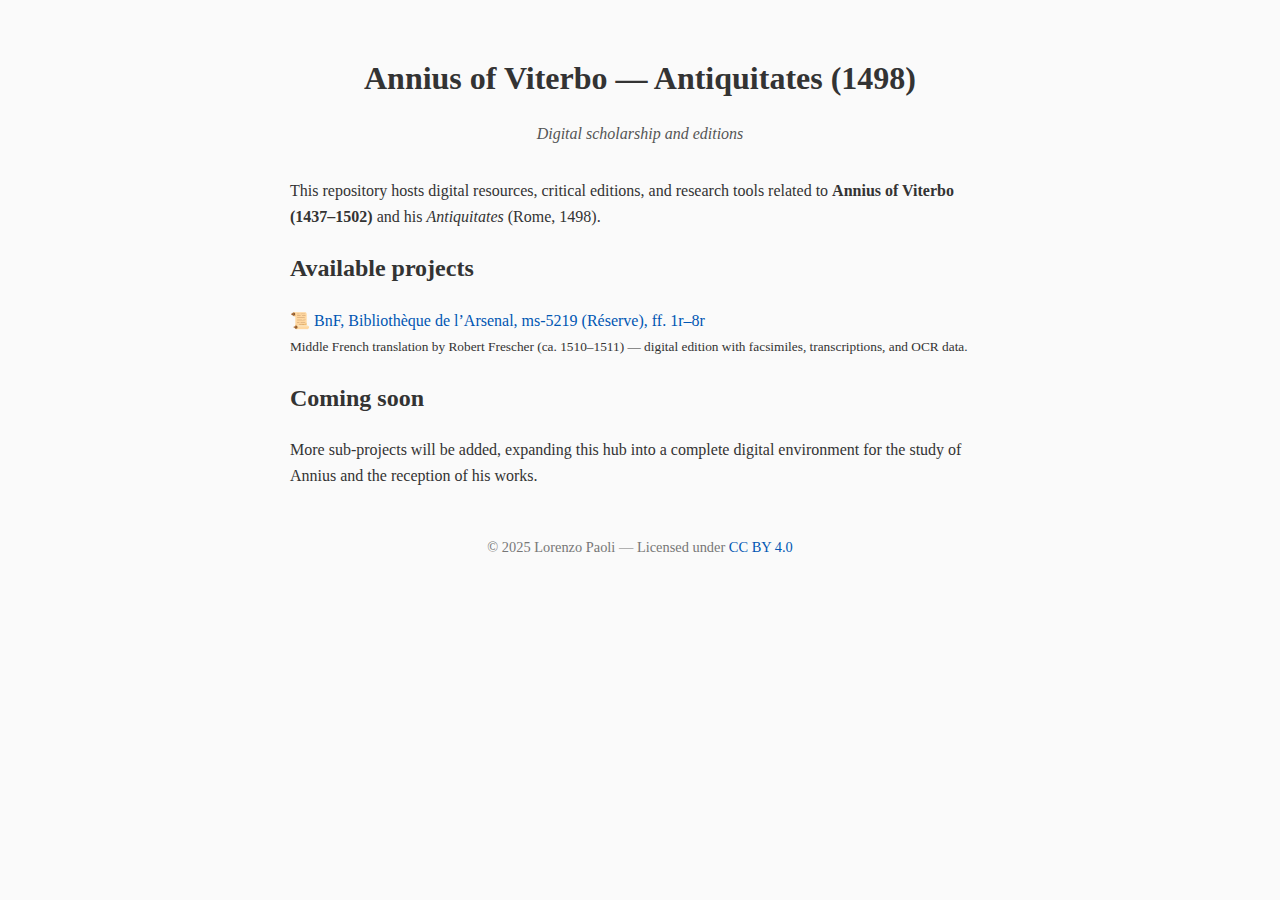
<file: index.html>
<!DOCTYPE html>
<html lang="en">
<head>
  <meta charset="UTF-8">
  <title>Annius of Viterbo — Digital Projects</title>
  <meta name="viewport" content="width=device-width, initial-scale=1">
  <style>
    body {
      font-family: Georgia, serif;
      margin: 0;
      padding: 2rem;
      background: #fafafa;
      color: #333;
      line-height: 1.6;
    }
    header {
      text-align: center;
      margin-bottom: 2rem;
    }
    h1 {
      font-size: 2rem;
      margin-bottom: 0.5rem;
    }
    .subtitle {
      font-style: italic;
      color: #555;
    }
    section {
      max-width: 700px;
      margin: 0 auto;
    }
    ul {
      list-style-type: none;
      padding: 0;
    }
    li {
      margin: 1rem 0;
    }
    a {
      color: #0056b3;
      text-decoration: none;
    }
    a:hover {
      text-decoration: underline;
    }
    footer {
      margin-top: 3rem;
      text-align: center;
      font-size: 0.9rem;
      color: #777;
    }
  </style>
</head>
<body>
  <header>
    <h1>Annius of Viterbo — Antiquitates (1498)</h1>
    <p class="subtitle">Digital scholarship and editions</p>
  </header>

  <section>
    <p>
      This repository hosts digital resources, critical editions, and research tools 
      related to <strong>Annius of Viterbo (1437–1502)</strong> and his 
      <em>Antiquitates</em> (Rome, 1498).
    </p>

    <h2>Available projects</h2>
    <ul>
      <li>
        <a href="./BnF_Arsenal_ms-5219/">
          📜 BnF, Bibliothèque de l’Arsenal, ms-5219 (Réserve), ff. 1r–8r
        </a><br>
        <small>
          Middle French translation by Robert Frescher (ca. 1510–1511) — 
          digital edition with facsimiles, transcriptions, and OCR data.
        </small>
      </li>
    </ul>

    <h2>Coming soon</h2>
    <p>
      More sub-projects will be added, expanding this hub into a complete 
      digital environment for the study of Annius and the reception of his works.
    </p>
  </section>

  <footer>
    <p>© 2025 Lorenzo Paoli — Licensed under 
      <a href="https://creativecommons.org/licenses/by/4.0/" target="_blank">CC BY 4.0</a>
    </p>
  </footer>
</body>
</html>
</file>
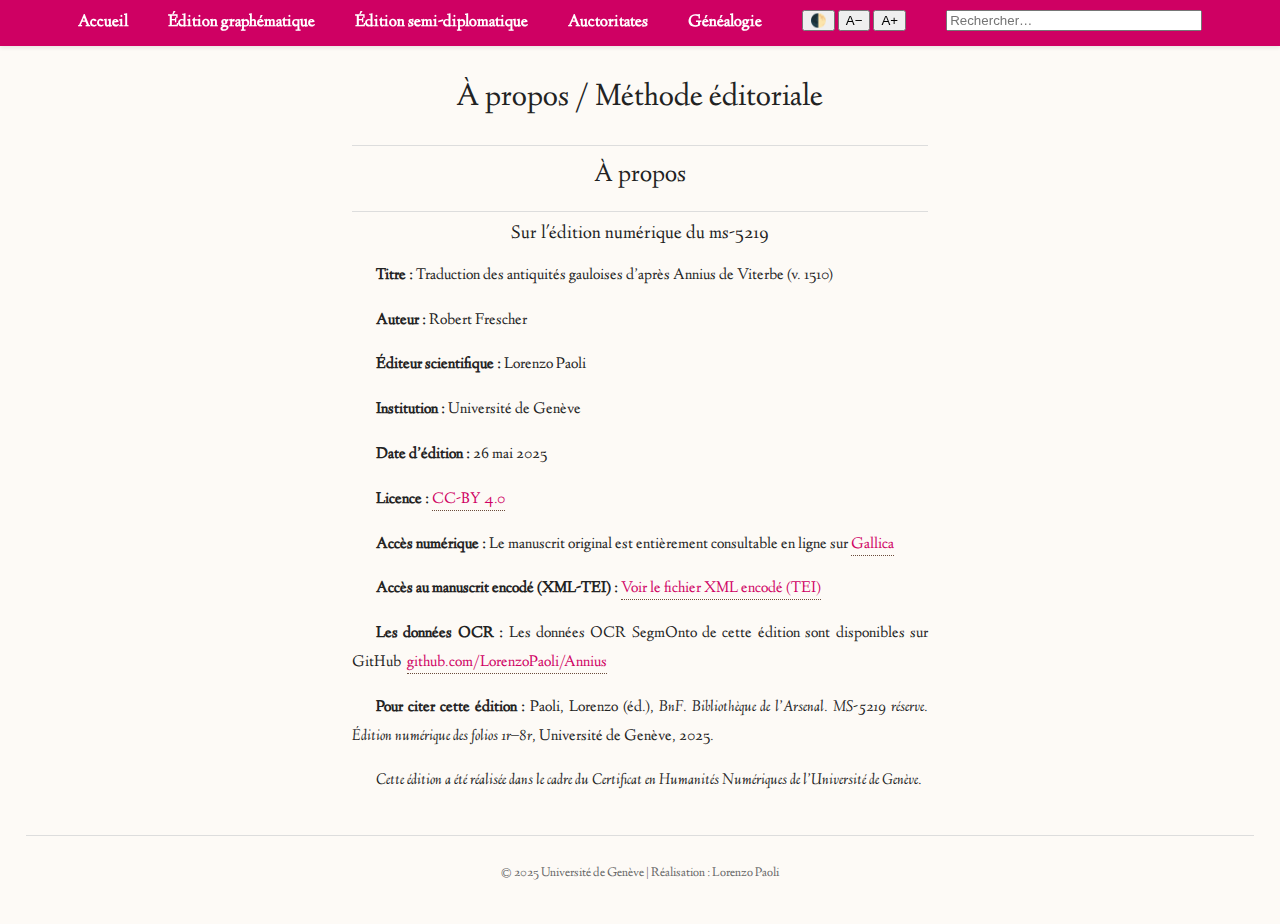
<file: docs/a-propos.html>
<!DOCTYPE html>
<html lang="fr">
<head>
  <meta charset="UTF-8">
  <meta name="viewport" content="width=device-width, initial-scale=1">
  <title>À propos — MS-5219</title>
  <link href="https://fonts.googleapis.com/css2?family=Linden+Hill:ital@0;1&display=swap" rel="stylesheet">
  <link rel="stylesheet" href="assets/css/style.css">
</head>
<body>
  <a class="skip" href="#main">Aller au contenu</a>

  <div class="container">
    <nav class="top-menu" aria-label="Navigation principale">
      <ul>
        <li><a href="index_ms_5219.html">Accueil</a></li>
        <li><a href="transcription_ms_5219_d.html">Édition graphématique</a></li>
        <li><a href="transcription_ms_5219_sd.html">Édition semi-diplomatique</a></li>
        <li><a href="auctoritates.html">Auctoritates</a></li>
<li><a href="genealogie.html">Généalogie</a></li>

  <li class="nav-tools">
  <button id="theme-toggle" aria-label="Mode sombre/clair">🌓</button>
  <button id="font-minus" aria-label="Réduire la taille du texte">A−</button>
  <button id="font-plus" aria-label="Augmenter la taille du texte">A+</button>
</li>
<li class="nav-search">
  <form role="search" action="search.html" method="get" id="site-search">
    <label for="search" class="sr-only">Rechercher</label>
    <input id="search" name="q" type="search" placeholder="Rechercher…"
           autocomplete="off"
           aria-controls="search-suggest" aria-expanded="false" aria-haspopup="listbox">
    <div id="search-suggest" class="suggest-box" role="listbox" aria-label="Suggestions" hidden></div>
  </form>
</li>



      </ul>
    </nav>

    <main class="prose" id="main">
      <h1>À propos / Méthode éditoriale</h1>

      <section id="about">
        <h2>À&nbsp;propos</h2>

        <h3>Sur l'édition numérique du ms-5219</h3>
        <p><strong>Titre :</strong> Traduction des antiquités gauloises d’après Annius de Viterbe (v. 1510)</p>
        <p><strong>Auteur :</strong> Robert Frescher</p>
        <p><strong>Éditeur scientifique :</strong> Lorenzo Paoli</p>
        <p><strong>Institution :</strong> Université de Genève</p>
        <p><strong>Date d’édition :</strong> 26 mai 2025</p>

        <p><strong>Licence :</strong> 
          <a href="https://creativecommons.org/licenses/by/4.0/" target="_blank" rel="noopener noreferrer">CC-BY 4.0</a>
        </p>

        <p><strong>Accès numérique :</strong> Le manuscrit original est entièrement consultable en ligne sur 
          <a href="https://gallica.bnf.fr/ark:/12148/btv1b55005891m" target="_blank" rel="noopener noreferrer">Gallica</a>
        </p>

        <p><strong>Accès au manuscrit encodé (XML-TEI) :</strong> 
          <a href="ms_5219_d.xml" target="_blank">Voir le fichier XML encodé (TEI)</a>
        </p>

        <p><strong>Les données OCR :</strong> Les données OCR SegmOnto de cette édition sont disponibles sur GitHub&nbsp; 
          <a href="https://github.com/LorenzoPaoli/Annius" target="_blank" rel="noopener noreferrer">
            github.com/LorenzoPaoli/Annius
          </a>
        </p>

        <p><strong>Pour citer cette édition :</strong> Paoli, Lorenzo (éd.), 
          <i>BnF. Bibliothèque de l’Arsenal. MS-5219 réserve. Édition numérique des folios 1r–8r</i>, Université de Genève, 2025.
        </p>

        <p><i>Cette édition a été réalisée dans le cadre du Certificat en Humanités Numériques de l’Université de Genève.</i></p>
      </section>

      <!-- (facoltativo) qui puoi aggiungere la tabella #genealogie se la sposti dall’index -->
    </main>

    <footer class="center"><p class="note">© 2025 Université de Genève | Réalisation : Lorenzo Paoli</p></footer>
  </div>
<!-- Overlay lightbox -->
<div class="lb" aria-hidden="true">
  <img alt="">
  <button class="x" aria-label="Fermer">×</button>
</div>

<script src="assets/js/main.js"></script>
<script src="assets/js/search.js"></script>
<script>
  if ('serviceWorker' in navigator) {
    navigator.serviceWorker.register('/assets/js/service-worker.js');
  }
</script>

</body>
</html>
</file>
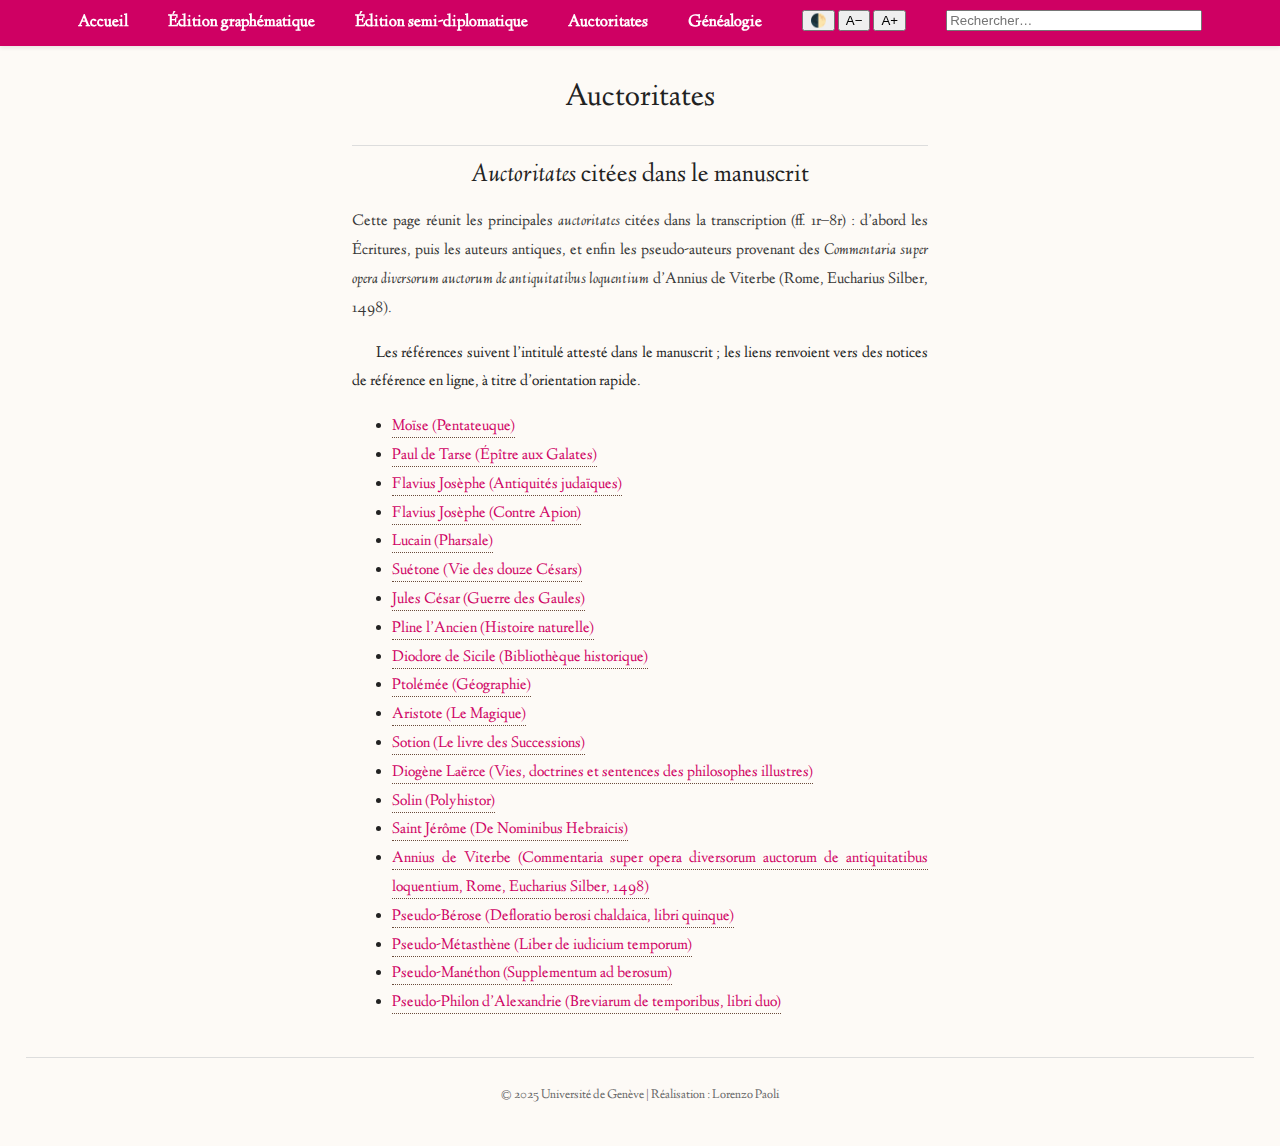
<file: docs/auctoritates.html>
<!DOCTYPE html>
<html lang="fr">
<head>
  <meta charset="UTF-8">
  <meta name="viewport" content="width=device-width, initial-scale=1">
  <title>Auctoritates — MS-5219</title>
  <link href="https://fonts.googleapis.com/css2?family=Linden+Hill:ital@0;1&display=swap" rel="stylesheet">
  <link rel="stylesheet" href="assets/css/style.css">
</head>
<body>
  <a class="skip" href="#main">Aller au contenu</a>

  <div class="container">
    <nav class="top-menu" aria-label="Navigation principale">
      <ul>
        <li><a href="index_ms_5219.html">Accueil</a></li>
        <li><a href="transcription_ms_5219_d.html">Édition graphématique</a></li>
        <li><a href="transcription_ms_5219_sd.html">Édition semi-diplomatique</a></li>
        <li><a href="auctoritates.html" aria-current="page">Auctoritates</a></li>
<li><a href="genealogie.html">Généalogie</a></li>
  <li class="nav-tools">
  <button id="theme-toggle" aria-label="Mode sombre/clair">🌓</button>
  <button id="font-minus" aria-label="Réduire la taille du texte">A−</button>
  <button id="font-plus" aria-label="Augmenter la taille du texte">A+</button>
</li>
<li class="nav-search">
  <form role="search" action="search.html" method="get" id="site-search">
    <label for="search" class="sr-only">Rechercher</label>
    <input id="search" name="q" type="search" placeholder="Rechercher…"
           autocomplete="off"
           aria-controls="search-suggest" aria-expanded="false" aria-haspopup="listbox">
    <div id="search-suggest" class="suggest-box" role="listbox" aria-label="Suggestions" hidden></div>
  </form>
</li>




      </ul>
    </nav>

    <main class="prose" id="main">
      <h1>Auctoritates</h1>
      <section id="auctoritates">
        <h2><i>Auctoritates</i> citées dans le manuscrit</h2>
<p class="lead">
  Cette page réunit les principales <i>auctoritates</i> citées dans la transcription (ff. 1r–8r) : d’abord les Écritures, puis les auteurs antiques, et enfin les pseudo-auteurs provenant des <i>Commentaria super opera diversorum auctorum de antiquitatibus loquentium</i> d’Annius de Viterbe (Rome, Eucharius Silber, 1498).
</p>
<p>
  Les références suivent l’intitulé attesté dans le manuscrit ; les liens renvoient vers des notices de référence en ligne, à titre d’orientation rapide.
</p>

        <ul>
          <!-- Sources bibliques -->
          <li><a href="https://fr.wikipedia.org/wiki/Pentateuque" target="_blank" rel="noopener noreferrer">Moïse (Pentateuque)</a></li>
          <li><a href="https://fr.wikipedia.org/wiki/%C3%89p%C3%AEtre_aux_Galates" target="_blank" rel="noopener noreferrer">Paul de Tarse (Épître aux Galates)</a></li>

          <!-- Sources anciennes -->
          <li><a href="https://fr.wikipedia.org/wiki/Antiquit%C3%A9s_juda%C3%AFques" target="_blank" rel="noopener noreferrer">Flavius Josèphe (Antiquités judaïques)</a></li>
          <li><a href="https://fr.wikipedia.org/wiki/Contre_Apion" target="_blank" rel="noopener noreferrer">Flavius Josèphe (Contre Apion)</a></li>
          <li><a href="https://fr.wikipedia.org/wiki/Pharsale_(Lucain)" target="_blank" rel="noopener noreferrer">Lucain (Pharsale)</a></li>
          <li><a href="https://fr.wikipedia.org/wiki/Vie_des_douze_C%C3%A9sars" target="_blank" rel="noopener noreferrer">Suétone (Vie des douze Césars)</a></li>
          <li><a href="https://fr.wikipedia.org/wiki/Guerre_des_Gaules" target="_blank" rel="noopener noreferrer">Jules César (Guerre des Gaules)</a></li>
          <li><a href="https://fr.wikipedia.org/wiki/Histoire_naturelle_(Pline_l%27Ancien)" target="_blank" rel="noopener noreferrer">Pline l’Ancien (Histoire naturelle)</a></li>
          <li><a href="https://fr.wikipedia.org/wiki/Biblioth%C3%A8que_historique" target="_blank" rel="noopener noreferrer">Diodore de Sicile (Bibliothèque historique)</a></li>
          <li><a href="https://fr.wikipedia.org/wiki/G%C3%A9ographie_(Ptol%C3%A9m%C3%A9e)" target="_blank" rel="noopener noreferrer">Ptolémée (Géographie)</a></li>
          <li><a href="https://en.wikipedia.org/wiki/Pseudo-Aristotle" target="_blank" rel="noopener noreferrer">Aristote (Le Magique)</a></li>
          <li><a href="https://fr.wikipedia.org/wiki/Sotion" target="_blank" rel="noopener noreferrer">Sotion (Le livre des Successions)</a></li>
          <li><a href="https://fr.wikipedia.org/wiki/Vies,_doctrines_et_sentences_des_philosophes_illustres" target="_blank" rel="noopener noreferrer">Diogène Laërce (Vies, doctrines et sentences des philosophes illustres)</a></li>
          <li><a href="https://fr.wikipedia.org/wiki/Polyhistor_(livre)" target="_blank" rel="noopener noreferrer">Solin (Polyhistor)</a></li>
          <li><a href="https://fr.wikipedia.org/wiki/J%C3%A9r%C3%B4me_de_Stridon" target="_blank" rel="noopener noreferrer">Saint Jérôme (De Nominibus Hebraicis)</a></li>

          <!-- Sources imprimées dans Annius -->
          <li><a href="https://fr.wikipedia.org/wiki/Annius_de_Viterbe" target="_blank" rel="noopener noreferrer">Annius de Viterbe (Commentaria super opera diversorum auctorum de antiquitatibus loquentium, Rome, Eucharius Silber, 1498)</a></li>
          <li><a href="https://fr.wikipedia.org/wiki/B%C3%A9rose" target="_blank" rel="noopener noreferrer">Pseudo-Bérose (Defloratio berosi chaldaica, libri quinque)</a></li>
          <li><a href="https://fr.wikipedia.org/wiki/M%C3%A9gasth%C3%A8ne" target="_blank" rel="noopener noreferrer">Pseudo-Métasthène (Liber de iudicium temporum)</a></li>
          <li><a href="https://fr.wikipedia.org/wiki/Man%C3%A9thon_de_Sebennytos" target="_blank" rel="noopener noreferrer">Pseudo-Manéthon (Supplementum ad berosum)</a></li>
          <li><a href="https://fr.wikipedia.org/wiki/Philon_d%27Alexandrie" target="_blank" rel="noopener noreferrer">Pseudo-Philon d’Alexandrie (Breviarum de temporibus, libri duo)</a></li>
        </ul>
      </section>

        </main>

    <footer class="center"><p class="note">© 2025 Université de Genève | Réalisation : Lorenzo Paoli</p></footer>
  </div>
<!-- Overlay lightbox -->
<div class="lb" aria-hidden="true">
  <img alt="">
  <button class="x" aria-label="Fermer">×</button>
</div>

<script src="assets/js/main.js"></script>
<script src="assets/js/search.js"></script>
<script>
  if ('serviceWorker' in navigator) {
    navigator.serviceWorker.register('/assets/js/service-worker.js');
  }
</script>

</body>
</html>
</file>
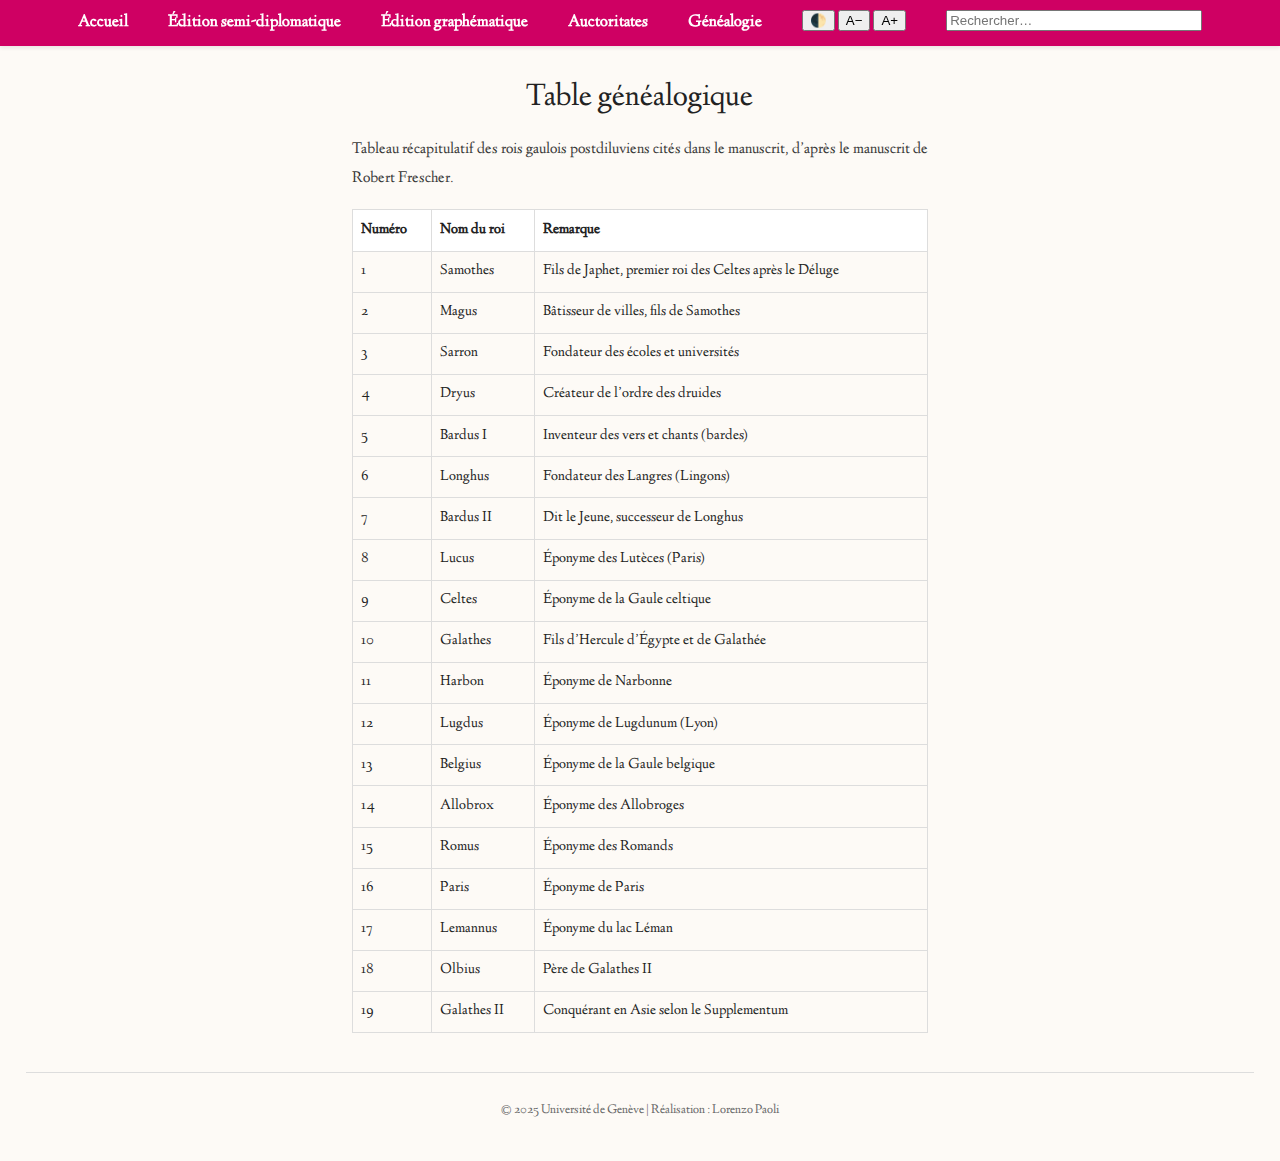
<file: docs/genealogie.html>
<!DOCTYPE html>
<html lang="fr">
<head>
  <meta charset="UTF-8">
  <meta name="viewport" content="width=device-width, initial-scale=1">
  <title>Généalogie — MS-5219</title>
  <link href="https://fonts.googleapis.com/css2?family=Linden+Hill:ital@0;1&display=swap" rel="stylesheet">
  <link rel="stylesheet" href="assets/css/style.css">
</head>
<body>
  <a class="skip" href="#main">Aller au contenu</a>

  <div class="container">
    <nav class="top-menu" aria-label="Navigation principale">
      <ul>
        <li><a href="index_ms_5219.html">Accueil</a></li>
        <li><a href="transcription_ms_5219_sd.html">Édition semi-diplomatique</a></li>
        <li><a href="transcription_ms_5219_d.html">Édition graphématique</a></li>
        <li><a href="auctoritates.html">Auctoritates</a></li>
        <li><a href="genealogie.html" aria-current="page">Généalogie</a></li>
<li class="nav-tools">
  <button id="theme-toggle" aria-label="Mode sombre/clair">🌓</button>
  <button id="font-minus" aria-label="Réduire la taille du texte">A−</button>
  <button id="font-plus" aria-label="Augmenter la taille du texte">A+</button>
</li>
<li class="nav-search">
  <form role="search" action="search.html" method="get" id="site-search">
    <label for="search" class="sr-only">Rechercher</label>
    <input id="search" name="q" type="search" placeholder="Rechercher…"
           autocomplete="off"
           aria-controls="search-suggest" aria-expanded="false" aria-haspopup="listbox">
    <div id="search-suggest" class="suggest-box" role="listbox" aria-label="Suggestions" hidden></div>
  </form>
</li>



      </ul>
    </nav>

    <main class="prose" id="main">
      <h1>Table généalogique</h1>

      <p class="lead">
        Tableau récapitulatif des rois gaulois postdiluviens cités dans le manuscrit, d’après le manuscrit de Robert Frescher.
      </p>

      <div class="table-wrap">
        <table class="table" aria-describedby="genea-note">
          <thead>
            <tr>
              <th>Numéro</th>
              <th>Nom du roi</th>
              <th>Remarque</th>
            </tr>
          </thead>
          <tbody>
            <tr><td>1</td><td>Samothes</td><td>Fils de Japhet, premier roi des Celtes après le Déluge</td></tr>
            <tr><td>2</td><td>Magus</td><td>Bâtisseur de villes, fils de Samothes</td></tr>
            <tr><td>3</td><td>Sarron</td><td>Fondateur des écoles et universités</td></tr>
            <tr><td>4</td><td>Dryus</td><td>Créateur de l’ordre des druides</td></tr>
            <tr><td>5</td><td>Bardus I</td><td>Inventeur des vers et chants (bardes)</td></tr>
            <tr><td>6</td><td>Longhus</td><td>Fondateur des Langres (Lingons)</td></tr>
            <tr><td>7</td><td>Bardus II</td><td>Dit le Jeune, successeur de Longhus</td></tr>
            <tr><td>8</td><td>Lucus</td><td>Éponyme des Lutèces (Paris)</td></tr>
            <tr><td>9</td><td>Celtes</td><td>Éponyme de la Gaule celtique</td></tr>
            <tr><td>10</td><td>Galathes</td><td>Fils d’Hercule d’Égypte et de Galathée</td></tr>
            <tr><td>11</td><td>Harbon</td><td>Éponyme de Narbonne</td></tr>
            <tr><td>12</td><td>Lugdus</td><td>Éponyme de Lugdunum (Lyon)</td></tr>
            <tr><td>13</td><td>Belgius</td><td>Éponyme de la Gaule belgique</td></tr>
            <tr><td>14</td><td>Allobrox</td><td>Éponyme des Allobroges</td></tr>
            <tr><td>15</td><td>Romus</td><td>Éponyme des Romands</td></tr>
            <tr><td>16</td><td>Paris</td><td>Éponyme de Paris</td></tr>
            <tr><td>17</td><td>Lemannus</td><td>Éponyme du lac Léman</td></tr>
            <tr><td>18</td><td>Olbius</td><td>Père de Galathes II</td></tr>
            <tr><td>19</td><td>Galathes II</td><td>Conquérant en Asie selon le Supplementum</td></tr>
          </tbody>
        </table>
      </div>
      
    </main>

    <footer class="center"><p class="note">© 2025 Université de Genève | Réalisation : Lorenzo Paoli</p></footer>
  </div>

<!-- Overlay lightbox -->
<div class="lb" aria-hidden="true">
  <img alt="">
  <button class="x" aria-label="Fermer">×</button>
</div>

<script src="assets/js/main.js"></script>
<script src="assets/js/search.js"></script>
<script>
  if ('serviceWorker' in navigator) {
    navigator.serviceWorker.register('/assets/js/service-worker.js');
  }
</script>

</body>
</html>
</file>
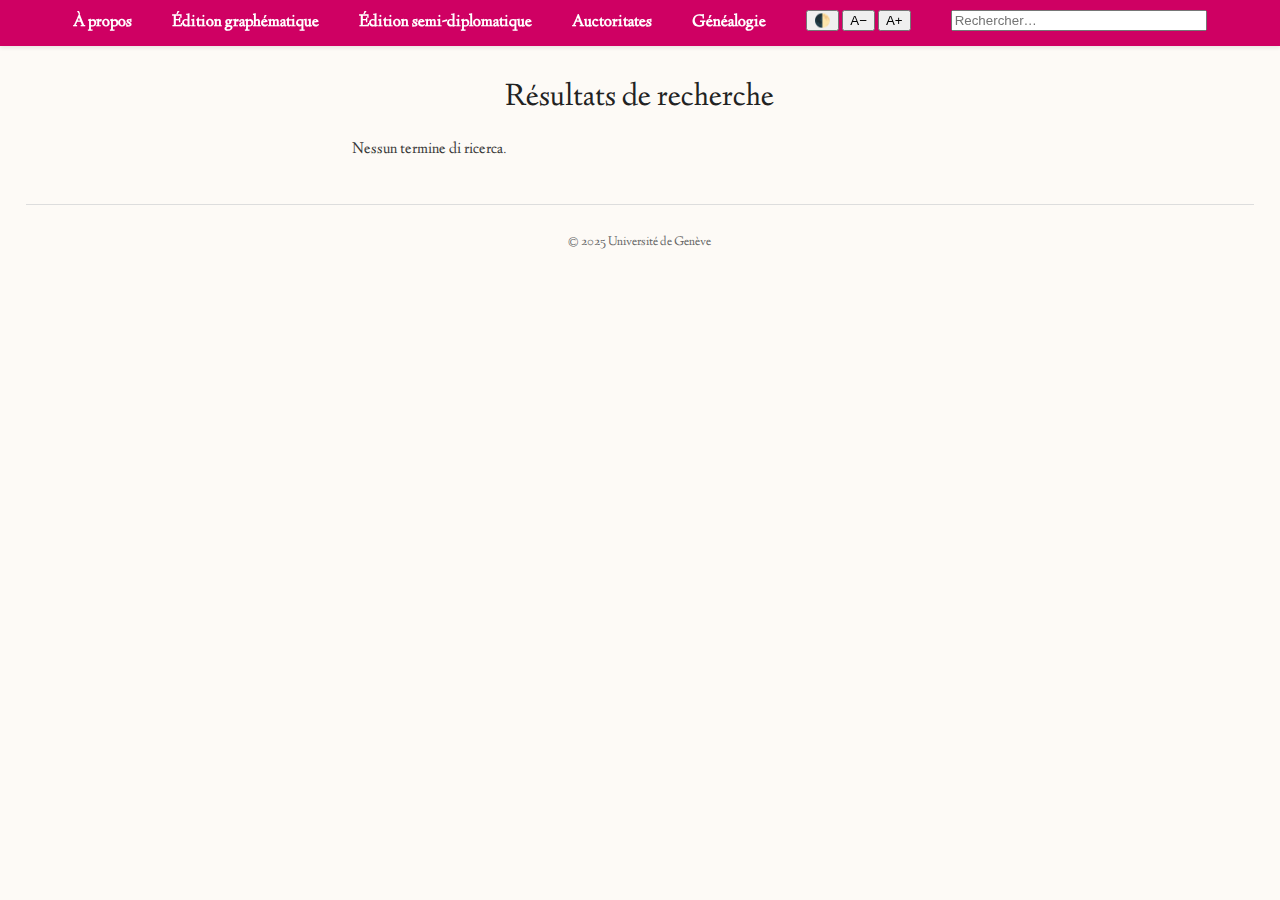
<file: docs/search.html>
<!DOCTYPE html>
<html lang="fr">
<head>
  <meta charset="UTF-8">
  <meta name="viewport" content="width=device-width, initial-scale=1">
  <title>Recherche — MS-5219</title>
  <link href="https://fonts.googleapis.com/css2?family=Linden+Hill:ital@0;1&display=swap" rel="stylesheet">
  <link rel="stylesheet" href="assets/css/style.css">
</head>
<body>
<a class="skip" href="#main">Aller au contenu</a>
<div class="container">
 <nav class="top-menu" aria-label="Navigation principale">
  <ul>
    <li><a href="a-propos.html">À&nbsp;propos</a></li>
    <li><a href="transcription_ms_5219_d.html">Édition&nbsp;graphématique</a></li>
<li><a href="transcription_ms_5219_sd.html">Édition&nbsp;semi-diplomatique</a></li>
    <li><a href="auctoritates.html">Auctoritates</a></li>
<li><a href="genealogie.html">Généalogie</a></li>
<li class="nav-tools">
  <button id="theme-toggle" aria-label="Mode sombre/clair">🌓</button>
  <button id="font-minus" aria-label="Réduire la taille du texte">A−</button>
  <button id="font-plus" aria-label="Augmenter la taille du texte">A+</button>
</li>
<li class="nav-search">
   <form role="search" action="search.html" method="get" id="site-search">
    <label for="search" class="sr-only">Rechercher</label>
    <input id="search" name="q" type="search" placeholder="Rechercher…"
           autocomplete="off"
           aria-controls="search-suggest" aria-expanded="false" aria-haspopup="listbox">
    <div id="search-suggest" class="suggest-box" role="listbox" aria-label="Suggestions" hidden></div>
  </form>
</li>


  </ul>
</nav>


  <main id="main" class="prose">
    <h1>Résultats de recherche</h1>
    <p id="search-summary" class="lead"></p>
    <ol id="results" class="results-list"></ol>
  </main>

  <footer class="center"><p class="note">© 2025 Université de Genève</p></footer>
</div>
<!-- Overlay lightbox -->
<div class="lb" aria-hidden="true">
  <img alt="">
  <button class="x" aria-label="Fermer">×</button>
</div>

<script src="assets/js/main.js"></script>
<script src="assets/js/search.js"></script>
<script>
  if ('serviceWorker' in navigator) {
    navigator.serviceWorker.register('/assets/js/service-worker.js');
  }
</script>

</body>
</html>
</file>
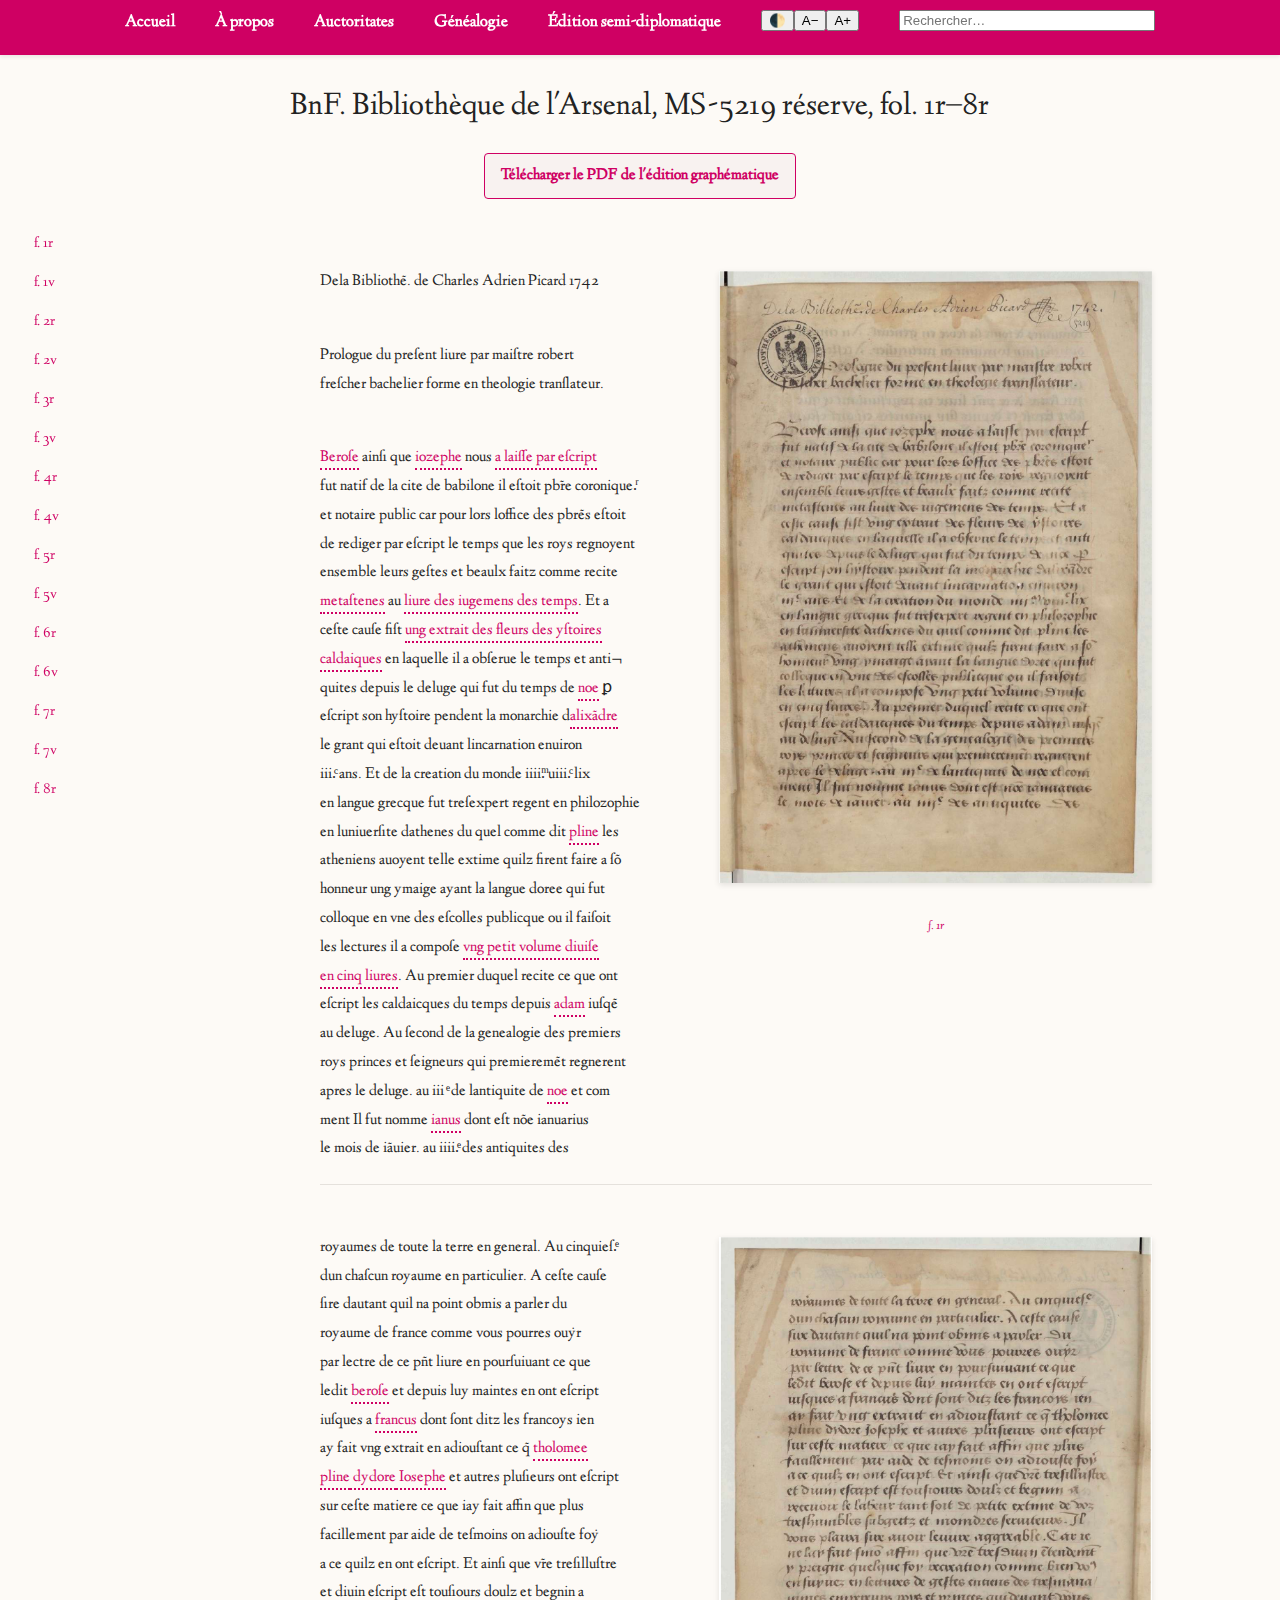
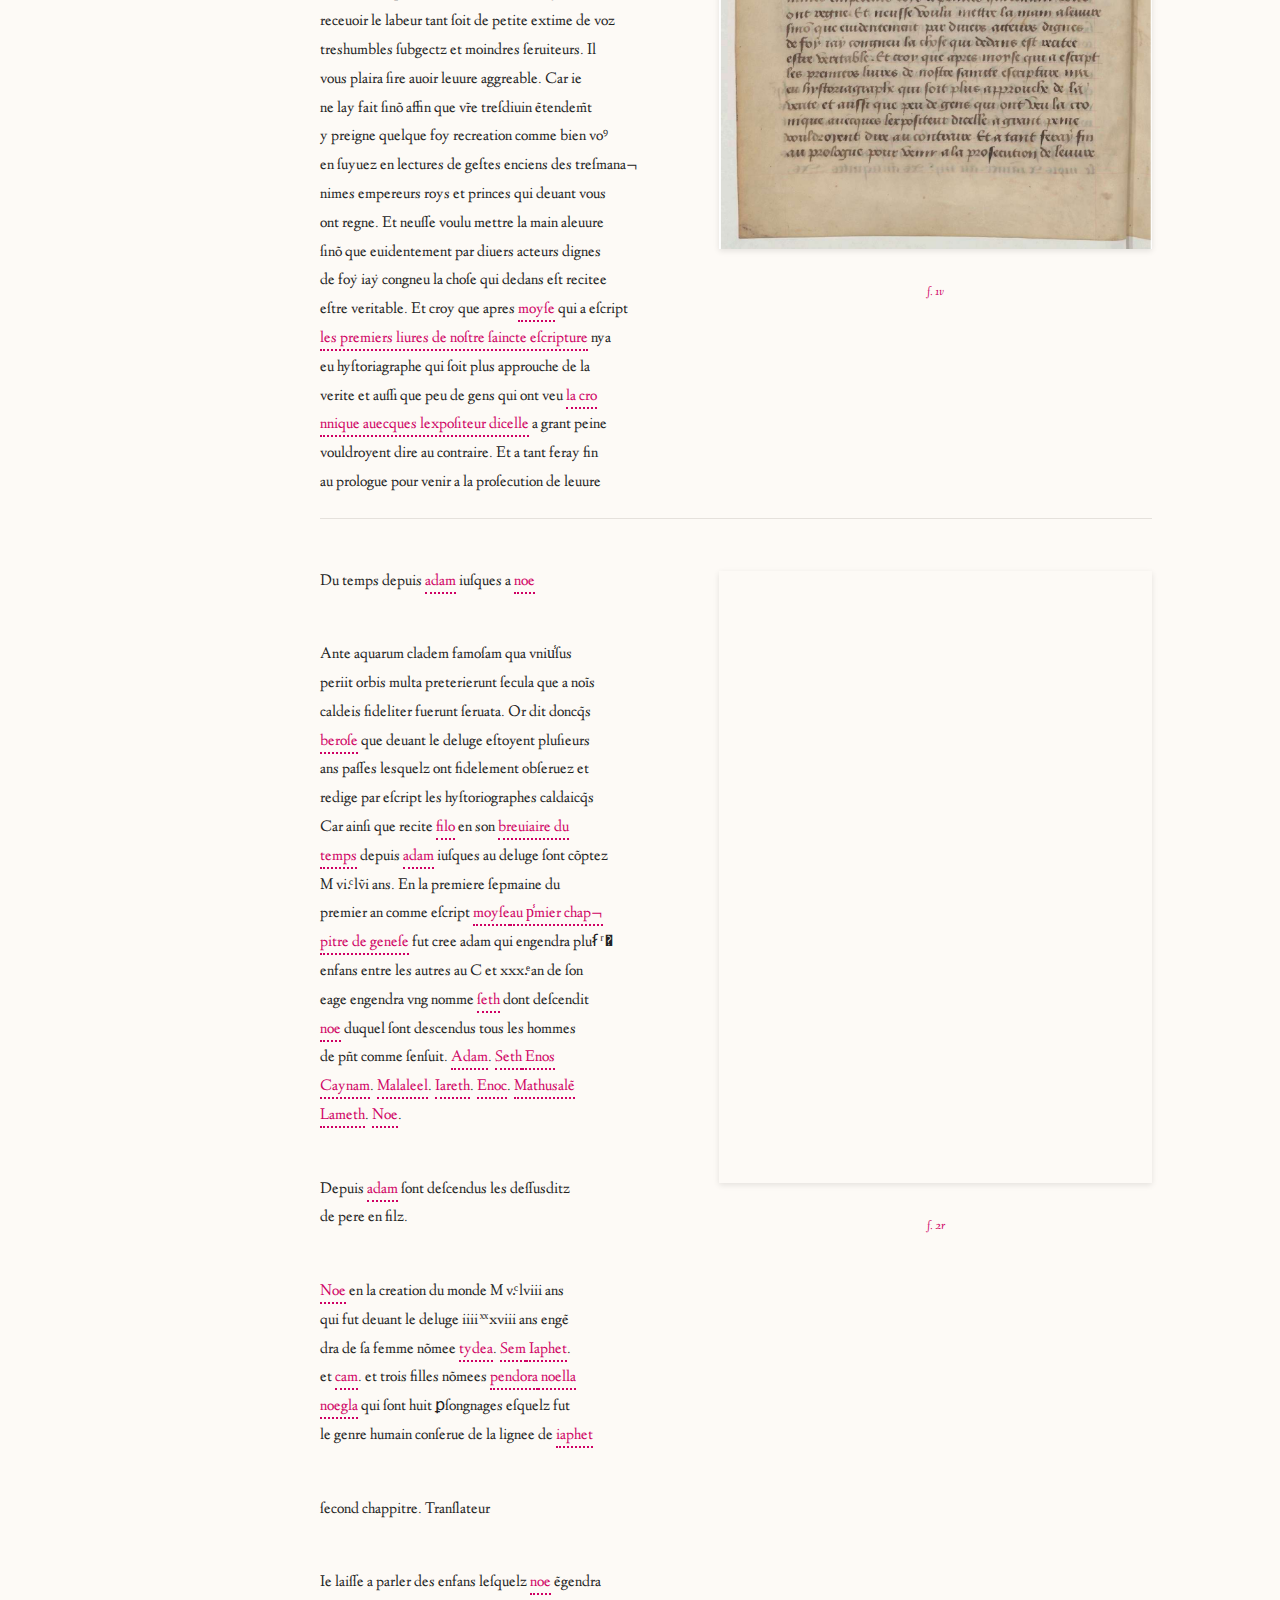
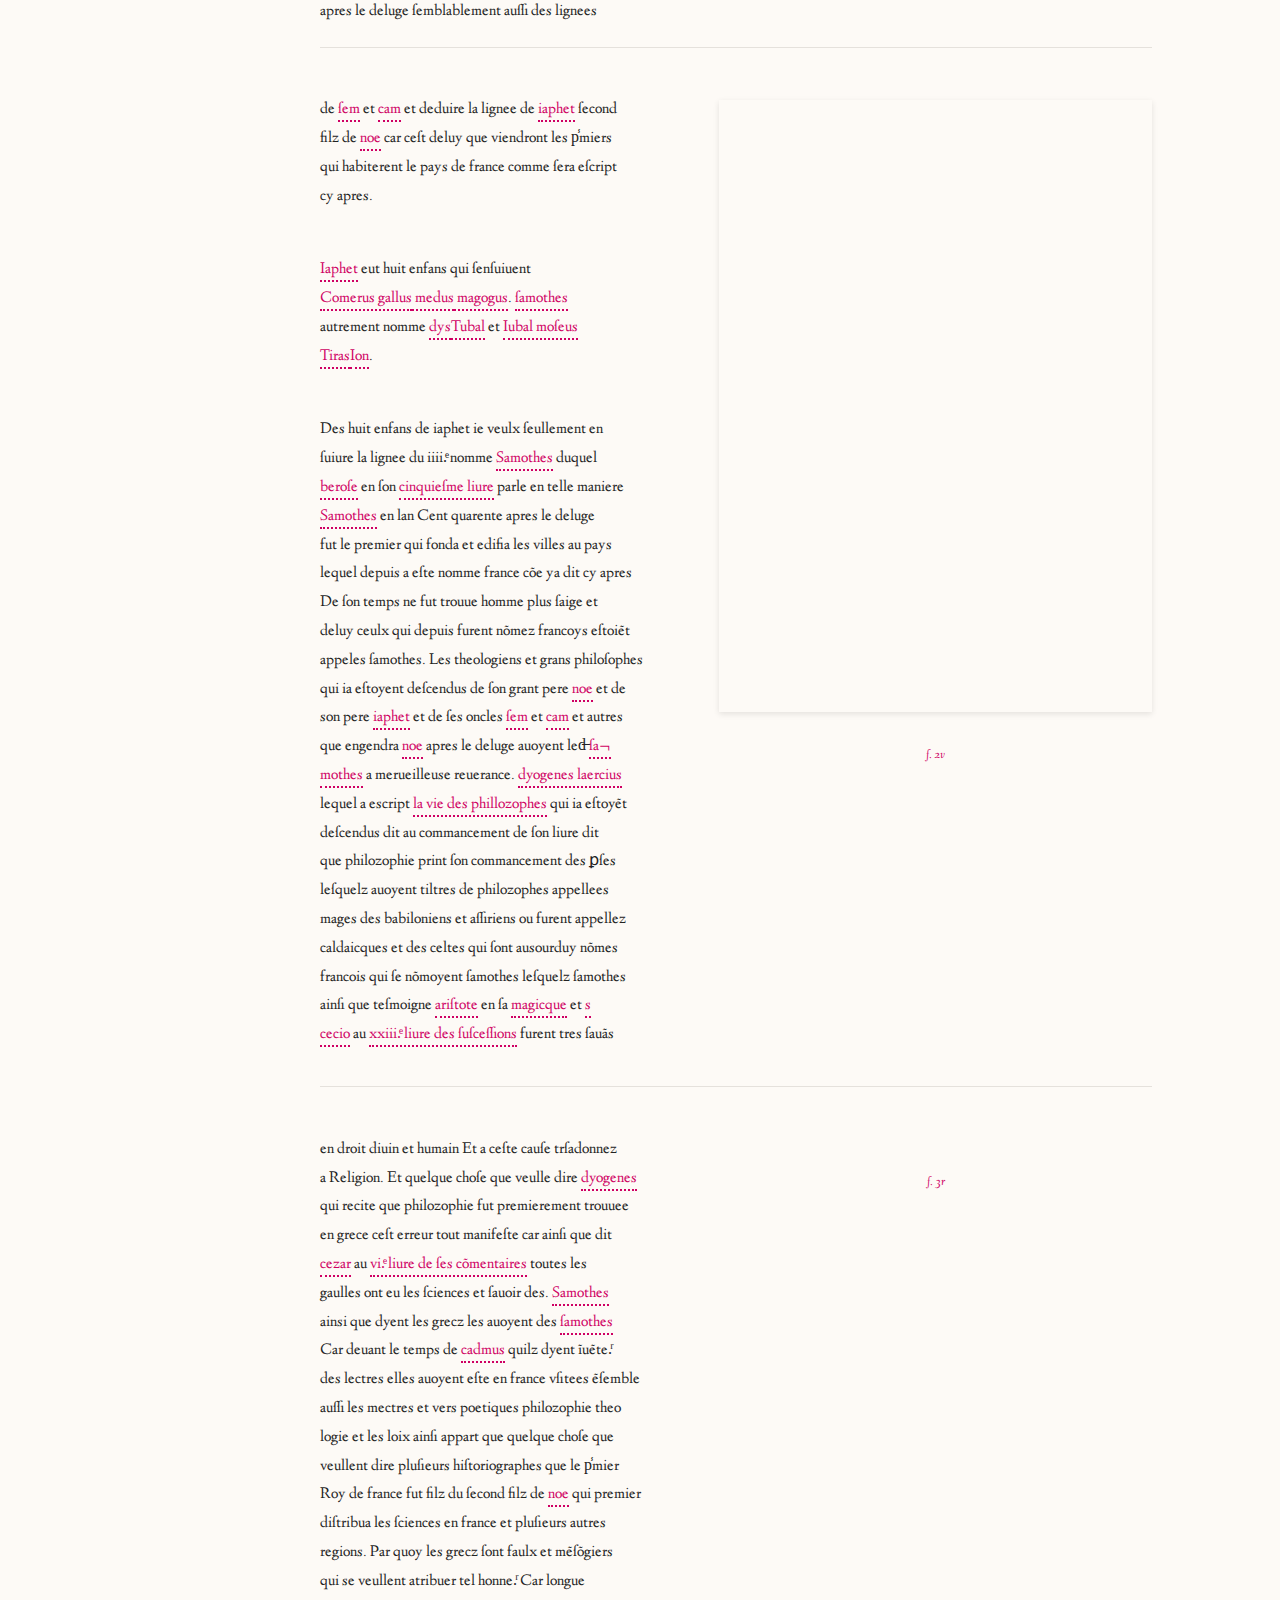
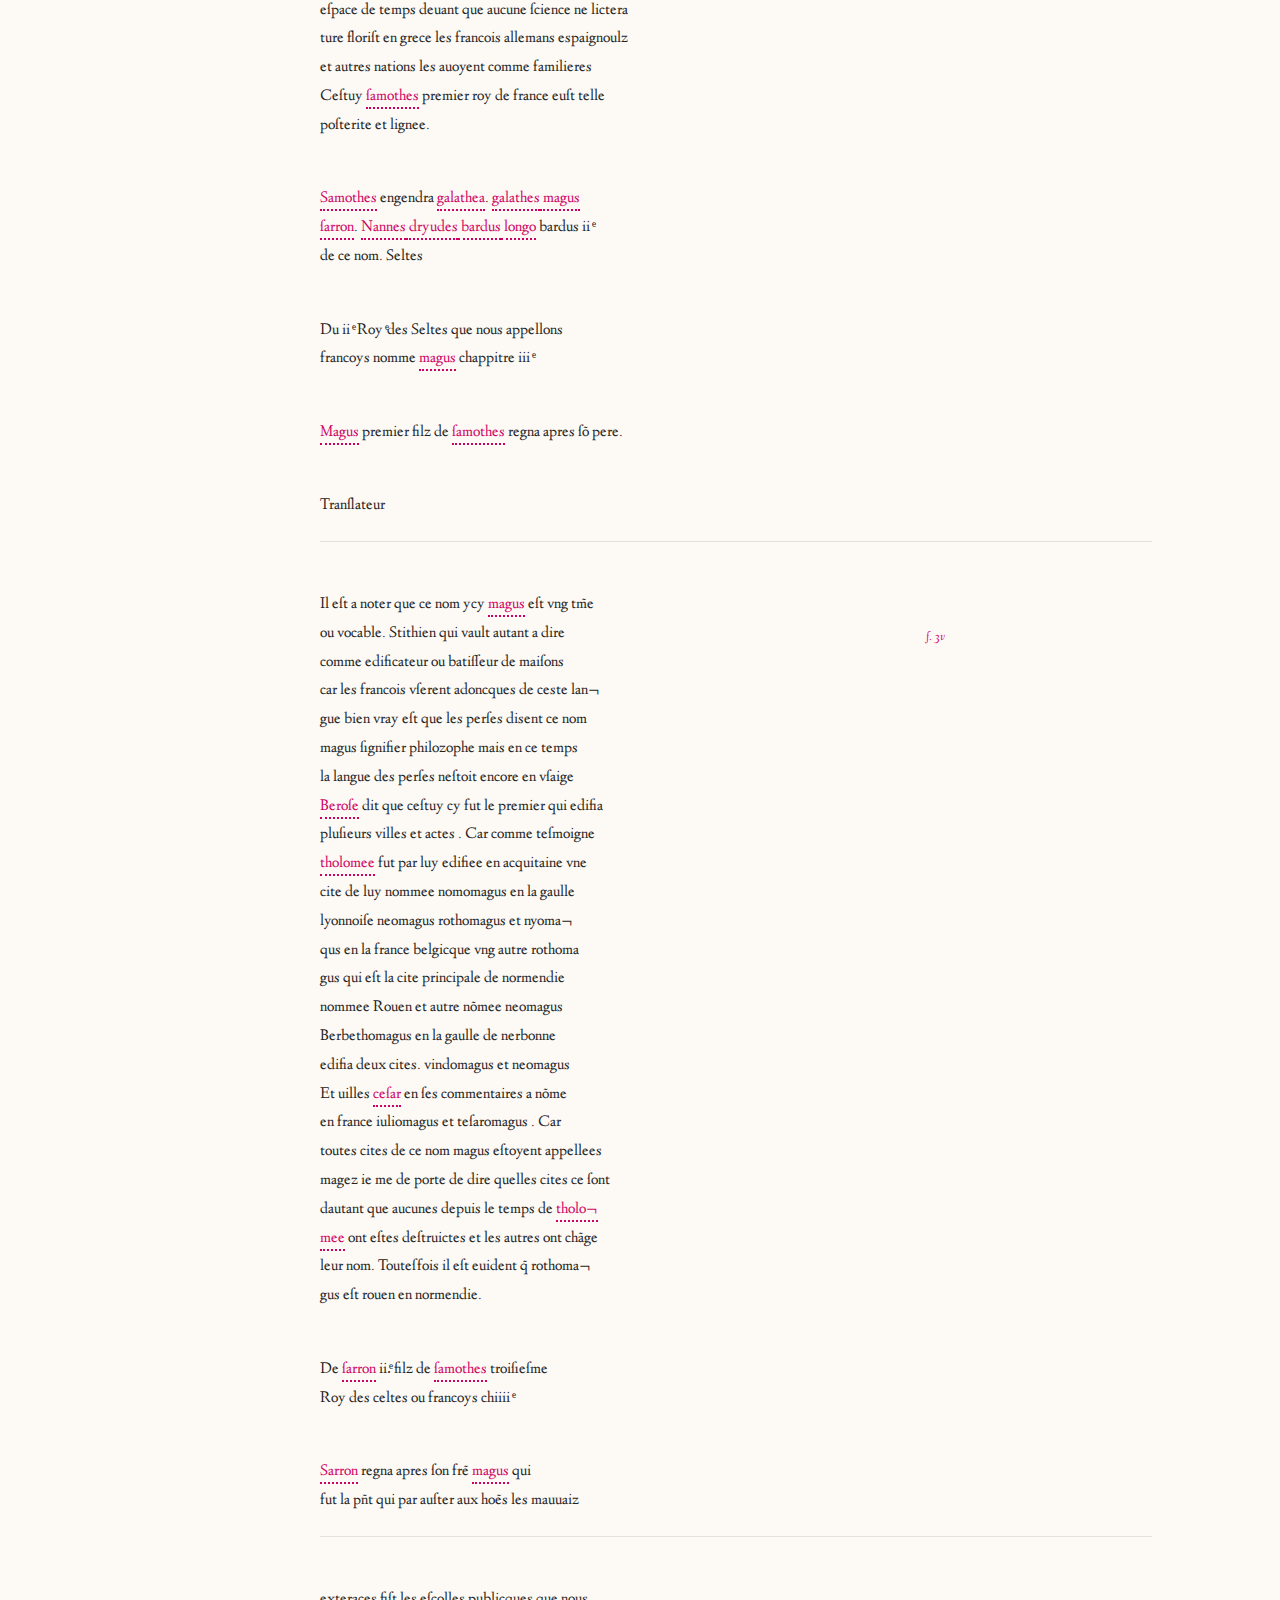
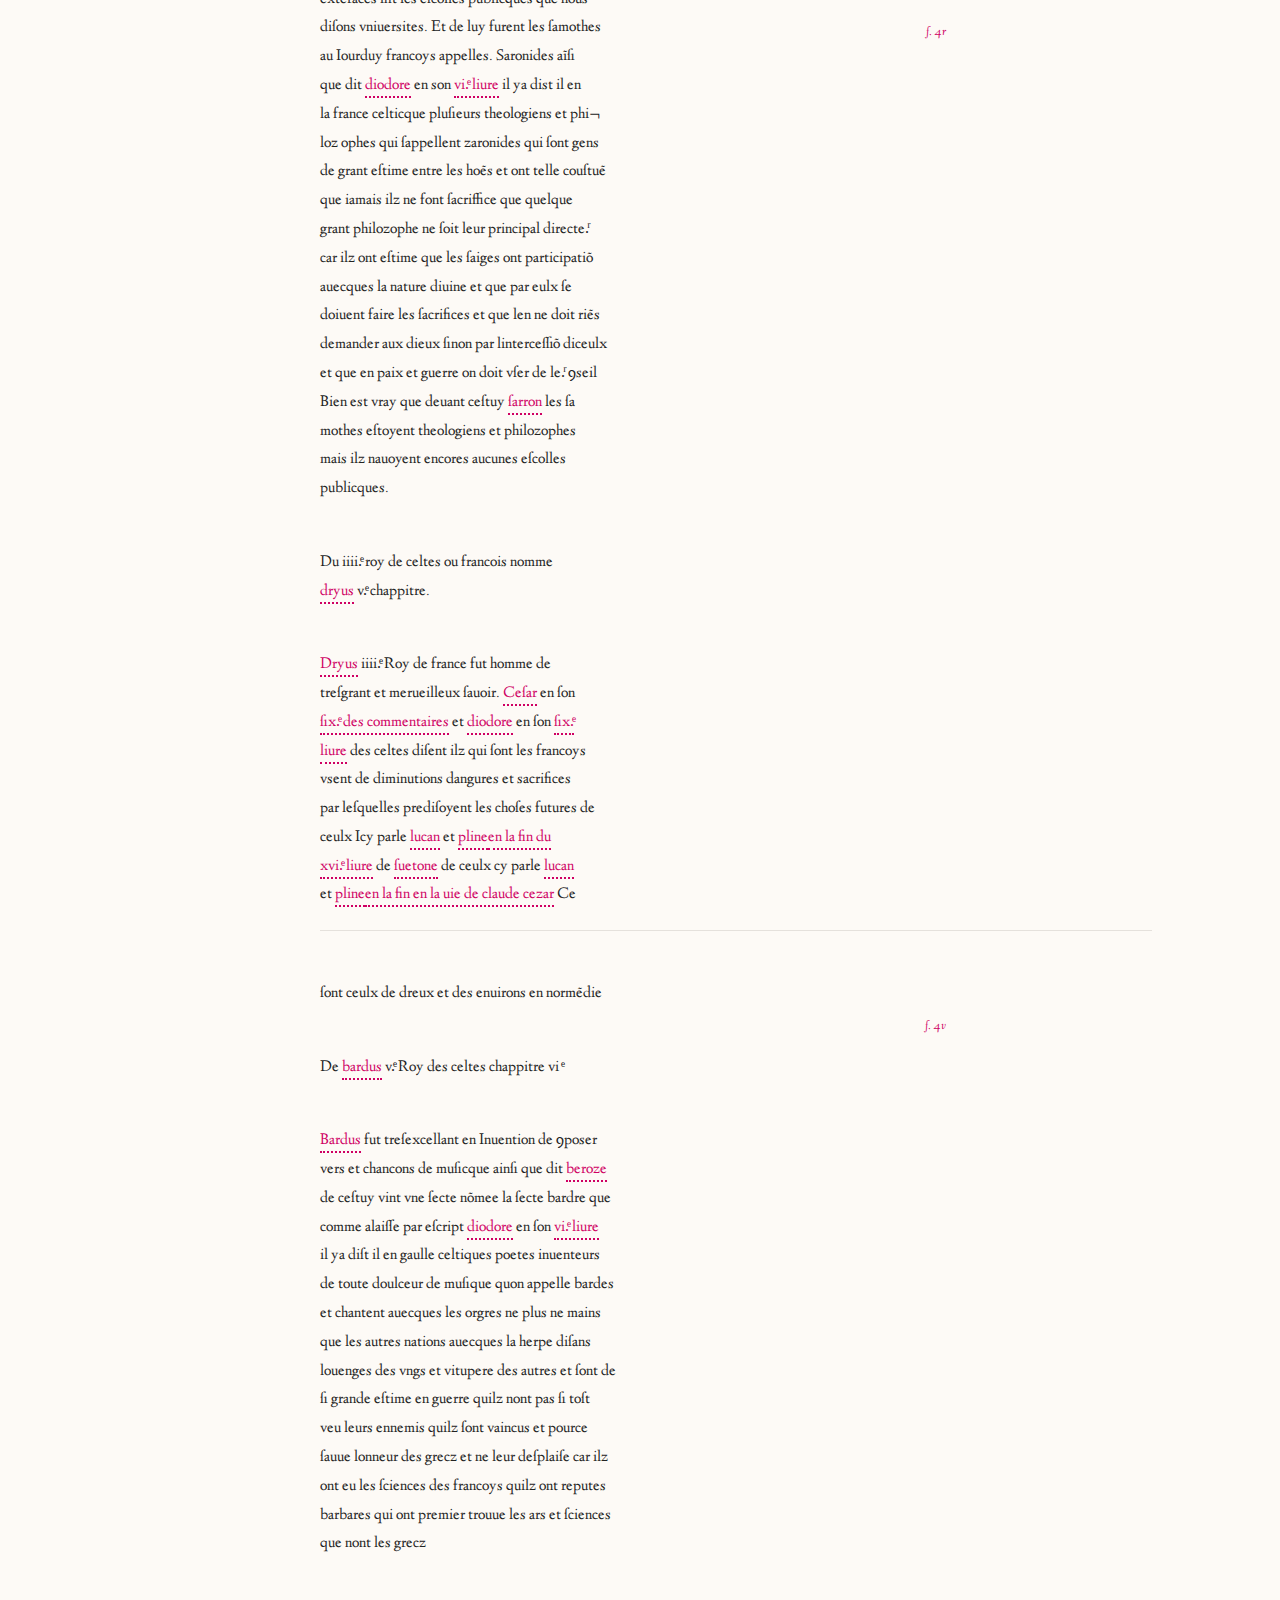
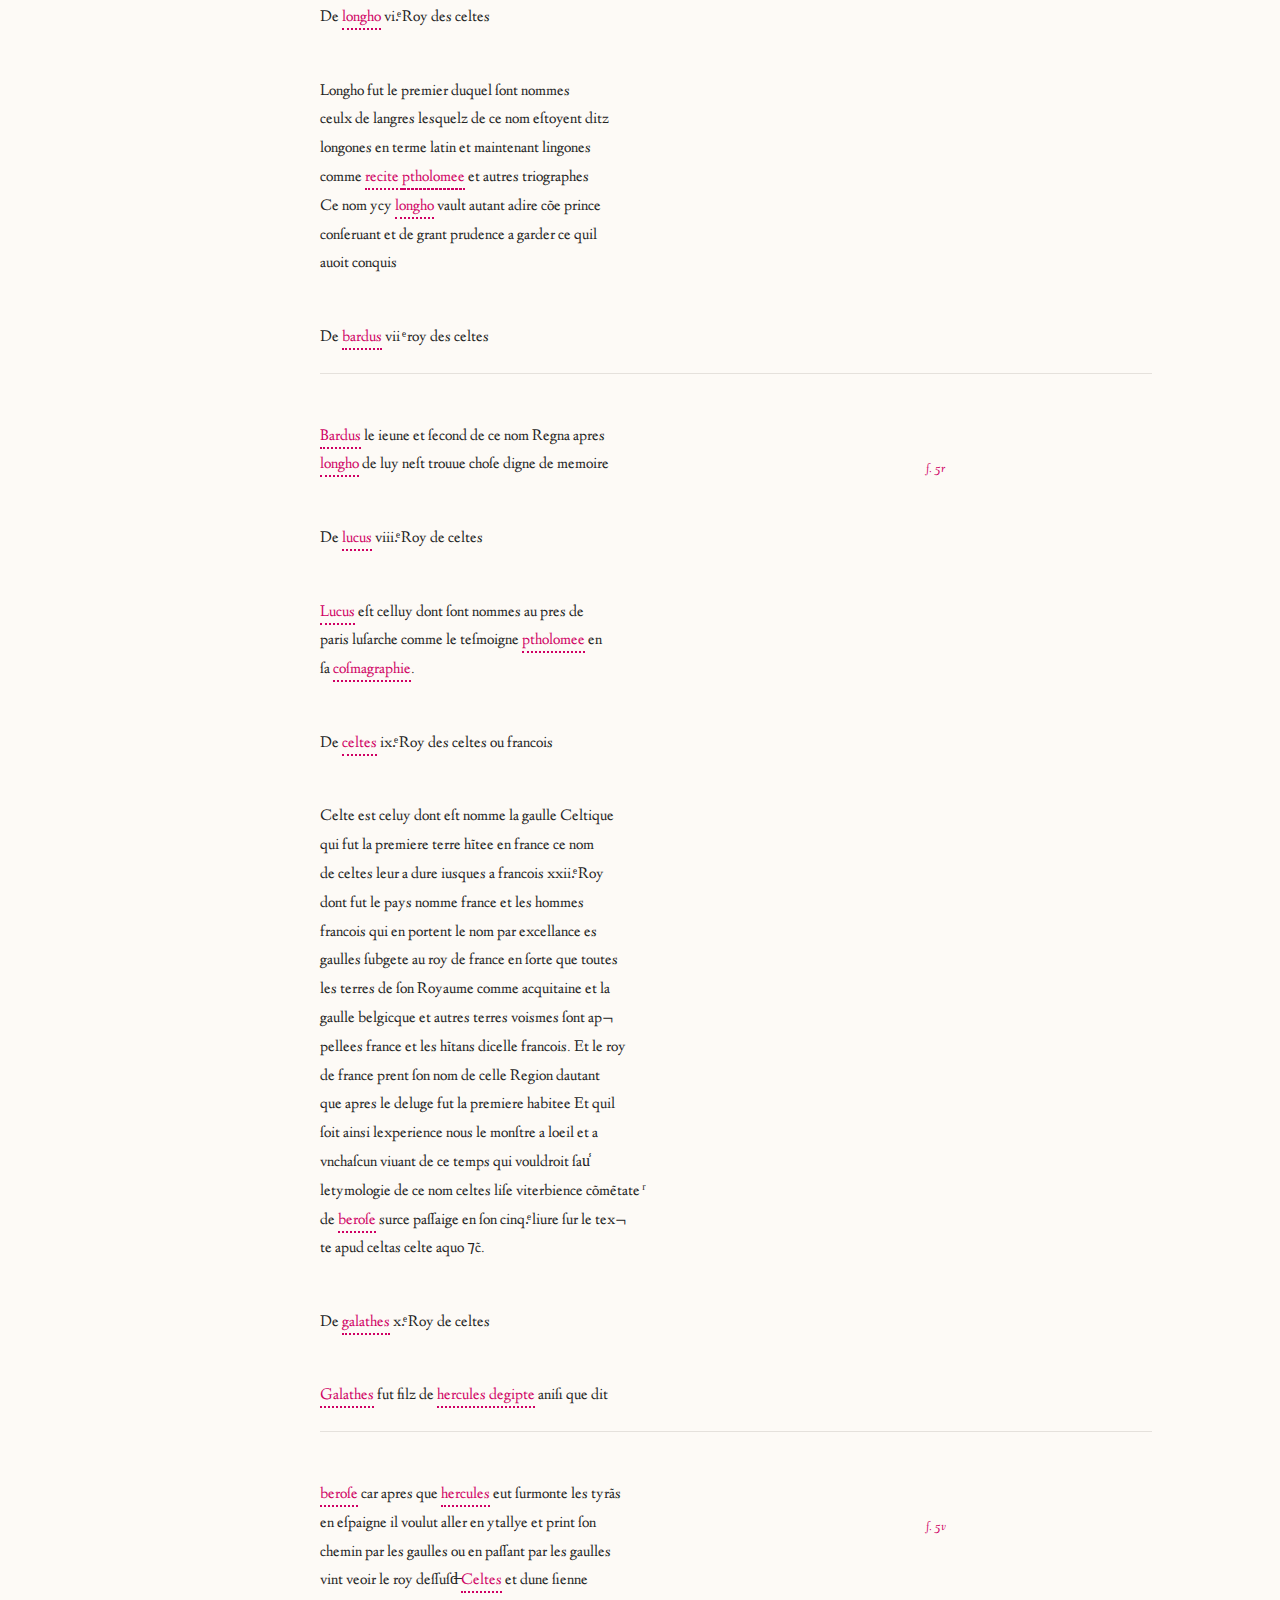
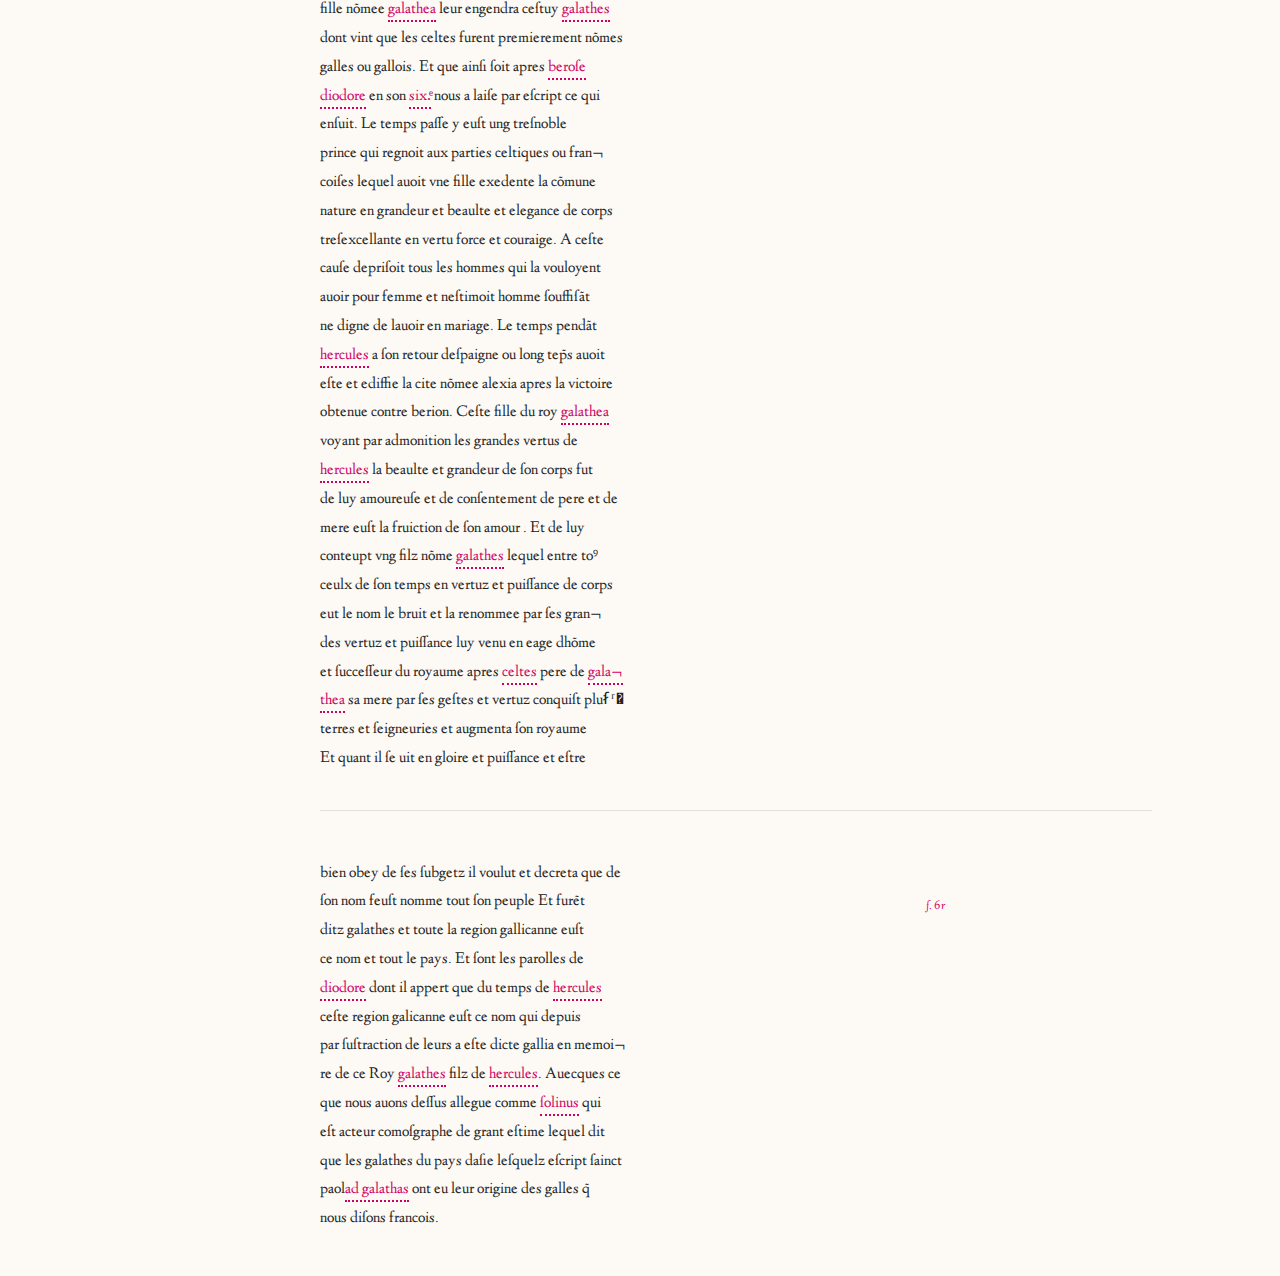
<file: docs/transcription_ms_5219_d.html>
﻿<html lang="fr" xmlns:tei="http://www.tei-c.org/ns/1.0">
  <head>
    <META http-equiv="Content-Type" content="text/html; charset=utf-8">
    <meta charset="UTF-8">
    <meta name="viewport" content="width=device-width, initial-scale=1">
    <title>BnF. Bibliothèque de l'Arsenal, MS-5219 réserve, fol. 1r–8r</title>
    <link href="https://fonts.googleapis.com/css2?family=Linden+Hill:ital@0;1&amp;display=swap" rel="stylesheet">
    <link rel="stylesheet" href="assets/css/style.css">
  </head>
  <body id="top"><a class="skip" href="#main">Aller au contenu</a><div class="container"><nav class="top-menu" aria-label="Navigation principale"><ul>
          <li><a href="index_ms_5219.html">Accueil</a></li>
          <li><a href="a-propos.html">À propos</a></li>
          <li><a href="auctoritates.html">Auctoritates</a></li>
          <li><a href="genealogie.html">Généalogie</a></li>
          <li><a id="switch-variant" href="transcription_ms_5219_sd.html">Édition semi-diplomatique</a></li>
          <li class="nav-tools"><button id="theme-toggle" aria-label="Mode sombre/clair">🌓</button><button id="font-minus" aria-label="Réduire la taille du texte">A−</button><button id="font-plus" aria-label="Augmenter la taille du texte">A+</button></li>
          <li class="nav-search">
            <form role="search" action="search.html" method="get" id="site-search"><label for="search" class="sr-only">Rechercher</label><input id="search" name="q" type="search" placeholder="Rechercher…" autocomplete="off" data-highlight="0" aria-controls="search-suggest" aria-expanded="false" aria-haspopup="listbox"><div id="search-suggest" class="suggest-box" role="listbox" aria-label="Suggestions" hidden="hidden"></div>
            </form>
          </li>
        </ul></nav><main id="main" class="edition"><h1>BnF. Bibliothèque de l'Arsenal, MS-5219 réserve, fol. 1r–8r</h1><nav class="download-nav" aria-label="Téléchargement"><ul>
            <li><a href="assets/pdf/BnF_ms_5219_graphematique_Lorenzo_Paoli.pdf" download="BnF_ms_5219_graphematique_Lorenzo_Paoli.pdf">
                        Télécharger le PDF de l'édition graphématique
                      </a></li>
          </ul></nav><div class="edition-layout"><aside class="folio-sidebar" aria-label="Navigation des folios"><ul>
              <li><a href="#f1r">f. 1r</a></li>
              <li><a href="#f1v">f. 1v</a></li>
              <li><a href="#f2r">f. 2r</a></li>
              <li><a href="#f2v">f. 2v</a></li>
              <li><a href="#f3r">f. 3r</a></li>
              <li><a href="#f3v">f. 3v</a></li>
              <li><a href="#f4r">f. 4r</a></li>
              <li><a href="#f4v">f. 4v</a></li>
              <li><a href="#f5r">f. 5r</a></li>
              <li><a href="#f5v">f. 5v</a></li>
              <li><a href="#f6r">f. 6r</a></li>
              <li><a href="#f6v">f. 6v</a></li>
              <li><a href="#f7r">f. 7r</a></li>
              <li><a href="#f7v">f. 7v</a></li>
              <li><a href="#f8r">f. 8r</a></li>
            </ul></aside><article><div>
              <p id="fNaNv-p1"><figure class="facsimile" id="f1r"><img src="assets/facs/f_1r.jpg" alt="Fac-similé f. 1r" loading="lazy" decoding="async"><figcaption>f. 1r</figcaption></figure><span id="f1r-l1" class="lb"></span><br>Dela Bibliothẽ. de Charles Adrien Picard
          1742</p>
            </div>
            <div>
              <head xmlns="http://www.tei-c.org/ns/1.0"><span id="f1r-l2" class="lb" xmlns=""></span><br xmlns="">Prologue du preſent liure par maiſtre <span class="persName" xmlns="">robert<span id="f1r-l3" class="lb"></span><br>freſcher</span> bachelier forme en theologie tranſlateur.</head>
              <p id="f1r-p1"><span id="f1r-l4" class="lb"></span><br><span class="persName has-note" title="Pseudo-Bérose, auteur d'une Defloratio chaldaica en cinq livres imprimée à Rome en 1498 dans les&#xA;              Antiquitates d’Annius de Viterbe (non l’authentique Bérose du IVer siècle av.&#xA;              J.-C.)">Beroſe</span> ainſi que <span class="persName has-note" title="Historiographe romain juif du Ier siècle, auteur des Antiquités judaïques et du&#xA;              Contre Apion">iozephe</span> nous <a href="#bibl-flavius-josephe-antiquites" title="Flavius Josèphe, Antiquités judaïques – I.3.6" class="biblRef has-note">a laiſſe par eſcript</a><span id="f1r-l5" class="lb"></span><br>fut natif de la cite de babilone il eſtoit pbr̃e coronique.ͬ<span id="f1r-l6" class="lb"></span><br>et notaire public
          car pour lors loffice des pbrẽs eſtoit<span id="f1r-l7" class="lb"></span><br>de rediger par eſcript le temps que les
          roys regnoyent<span id="f1r-l8" class="lb"></span><br>ensemble leurs geſtes et beaulx faitz comme recite<span id="f1r-l9" class="lb"></span><br><span class="persName has-note" title="Pseudo-Métasthène, auteur d'un Liber de iudicium temporum imprimé à Rome en 1498&#xA;              dans les Antiquitates d’Annius de Viterbe (non l’authentique Mégasthène du IVer siècle&#xA;              av. J.-C.)">metaſtenes</span> au <a href="#bibl-metasthene" title="Pseudo-Métasthène, Liber de iudicium temporum" class="biblRef has-note">liure des iugemens des temps</a>. Et a<span id="f1r-l10" class="lb"></span><br>ceſte cauſe
          fiſt <a href="#bibl-berose" title="Pseudo-Bérose, Defloratio berosi chaldaica, libri quinque" class="biblRef has-note">ung extrait des fleurs des yſtoires<span id="f1r-l11" class="lb"></span><br>caldaiques</a> en laquelle il a obſerue le temps et anti¬<span id="f1r-l12" class="lb"></span><br>quites depuis le
          deluge qui fut du temps de <span class="persName has-note" title="Patriarche biblique, fils de Lamech, père de Sem, Cham et Japhet, survivant du&#xA;              Déluge">noe</span> ꝑ<span id="f1r-l13" class="lb"></span><br>eſcript son
          hyſtoire pendent la monarchie d<span class="persName has-note" title="Roi de Macédoine et conquérant célèbre du IVᵉ siècle av. J.-C.">alixãdre</span><span id="f1r-l14" class="lb"></span><br>le grant qui eſtoit deuant lincarnation enuiron<span id="f1r-l15" class="lb"></span><br>iii.ͨ ans. Et de la creation
          du monde iiii.ͫ uiii.ͨ lix<span id="f1r-l16" class="lb"></span><br>en langue grecque fut treſexpert regent en
            philozophie<span id="f1r-l17" class="lb"></span><br>en luniuerſite dathenes du quel comme dit <span class="persName has-note" title="Naturaliste et auteur romain du Ier siècle, cité pour son Histoire&#xA;              naturelle">pline</span><cit xmlns="http://www.tei-c.org/ns/1.0">
                  <quote>les<span id="f1r-l18" class="lb" xmlns=""></span><br xmlns="">atheniens auoyent telle extime quilz firent faire a ſõ<span id="f1r-l19" class="lb" xmlns=""></span><br xmlns="">honneur ung ymaige ayant la langue doree qui fut<span id="f1r-l20" class="lb" xmlns=""></span><br xmlns="">colloque en vne des
              eſcolles publicque ou il faiſoit<span id="f1r-l21" class="lb" xmlns=""></span><br xmlns="">les lectures </quote><a href="#bibl-pline-l-ancien" title="Pline l’Ancien, Histoire naturelle – VII,37" class="biblRef has-note" xmlns=""></a></cit> il a compoſe <a href="#bibl-berose" title="Pseudo-Bérose, Defloratio berosi chaldaica, libri quinque" class="biblRef has-note">vng petit volume diuiſe<span id="f1r-l22" class="lb"></span><br>en cinq
            liures</a>. Au premier duquel recite ce que ont<span id="f1r-l23" class="lb"></span><br>eſcript les caldaicques du
          temps depuis <span class="persName has-note" title="Premier homme selon la tradition biblique, père de Seth">adam</span> iuſqẽ<span id="f1r-l24" class="lb"></span><br>au
          deluge. Au ſecond de la genealogie des premiers<span id="f1r-l25" class="lb"></span><br>roys princes et ſeigneurs qui
          premieremẽt regnerent<span id="f1r-l26" class="lb"></span><br>apres le deluge. au iii ͤ de lantiquite de <span class="persName has-note" title="Patriarche biblique, fils de Lamech, père de Sem, Cham et Japhet, survivant du&#xA;              Déluge">noe</span> et com<span id="f1r-l27" class="lb"></span><br>ment Il fut nomme <span class="persName has-note" title="Divinité romaine des commencements, identifié à Noé à la suite des Antiquitates&#xA;              d'Annius de Viterbe">
            ianus</span> dont eſt nõe ianuarius<span id="f1r-l28" class="lb"></span><br>le mois de iãuier. au iiii.ͤ des
          antiquites des</p>
              <fw type="stamp" xmlns="http://www.tei-c.org/ns/1.0" />
              <p id="f1r-p2">
                <div class="clear"></div>
                <hr class="folio-sep"><figure class="facsimile" id="f1v"><img src="assets/facs/f_1v.jpg" alt="Fac-similé f. 1v" loading="lazy" decoding="async"><figcaption>f. 1v</figcaption></figure><span id="f1v-l1" class="lb"></span><br>royaumes de toute la terre en general. Au
            cinquieſ.ͤ<span id="f1v-l2" class="lb"></span><br>dun chaſcun royaume en particulier. A ceſte cauſe<span id="f1v-l3" class="lb"></span><br>ſire
          dautant quil na point obmis a parler du<span id="f1v-l4" class="lb"></span><br>royaume de france comme vous pourres
            ouẏr<span id="f1v-l5" class="lb"></span><br>par lectre de ce pñt liure en pourſuiuant ce que<span id="f1v-l6" class="lb"></span><br>ledit
            <span class="persName has-note" title="Pseudo-Bérose, auteur d'une Defloratio chaldaica en cinq livres imprimée à Rome en 1498 dans les&#xA;              Antiquitates d’Annius de Viterbe (non l’authentique Bérose du IVer siècle av.&#xA;              J.-C.)">beroſe</span> et depuis luy maintes en ont eſcript<span id="f1v-l7" class="lb"></span><br>iuſques a <span class="persName has-note" title="Ancêtre troyen des Francs, mentionné dans les chroniques médiévales et par&#xA;              Manéthon">francus</span> dont ſont ditz les
          francoys ien<span id="f1v-l8" class="lb"></span><br>ay fait vng extrait en adiouſtant ce q̃ <span class="persName has-note" title="Astronome et géographe gréco-égyptien du IIᵉ siècle, auteur de la&#xA;              Géographie">tholomee</span><span id="f1v-l9" class="lb"></span><br><span class="persName has-note" title="Naturaliste et auteur romain du Ier siècle, cité pour son Histoire&#xA;              naturelle"> pline</span><span class="persName has-note" title="Historien grec du Ier siècle av. J.-C., auteur de la Bibliothèque&#xA;              historique"> dydore</span><span class="persName has-note" title="Historiographe romain juif du Ier siècle, auteur des Antiquités judaïques et du&#xA;              Contre Apion"> Iosephe</span> et autres pluſieurs ont eſcript<span id="f1v-l10" class="lb"></span><br>sur ceſte matiere ce que iay fait affin que plus<span id="f1v-l11" class="lb"></span><br>facillement par aide
          de teſmoins on adiouſte foẏ<span id="f1v-l12" class="lb"></span><br>a ce quilz en ont eſcript. Et ainſi que vr̃e
            treſilluſtre<span id="f1v-l13" class="lb"></span><br>et diuin eſcript eſt touſiours doulz et begnin a<span id="f1v-l14" class="lb"></span><br>receuoir le labeur tant ſoit de petite extime de voz<span id="f1v-l15" class="lb"></span><br>treshumbles ſubgectz et
          moindres ſeruiteurs. Il<span id="f1v-l16" class="lb"></span><br>vous plaira ſire auoir leuure aggreable. Car ie<span id="f1v-l17" class="lb"></span><br>ne lay fait ſinõ affin que vr̃e treſdiuin ẽtendem̃t<span id="f1v-l18" class="lb"></span><br>y preigne
          quelque foy recreation comme bien voꝰ<span id="f1v-l19" class="lb"></span><br>en ſuyuez en lectures de geſtes enciens
          des treſmana¬<span id="f1v-l20" class="lb"></span><br>nimes empereurs roys et princes qui deuant vous<span id="f1v-l21" class="lb"></span><br>ont
          regne. Et neuſſe voulu mettre la main aleuure<span id="f1v-l22" class="lb"></span><br>ſinõ que euidentement par diuers
          acteurs dignes<span id="f1v-l23" class="lb"></span><br>de foẏ iaẏ congneu la choſe qui dedans eſt recitee<span id="f1v-l24" class="lb"></span><br>eſtre veritable. Et croy que apres <span class="persName has-note" title="Prophète biblique, auteur traditionnel du Pentateuque">moyſe</span> qui a eſcript<span id="f1v-l25" class="lb"></span><br><a href="#bibl-moise" title="Moïse, Pentateuque (attribuée)" class="biblRef has-note">les premiers liures de noſtre ſaincte eſcripture</a>
            nya<span id="f1v-l26" class="lb"></span><br>eu hyſtoriagraphe qui ſoit plus approuche de la<span id="f1v-l27" class="lb"></span><br>verite et
          auſſi que peu de gens qui ont veu <a href="#bibl-annius-de-viterbe" title="Annius de Viterbe, Commentaria super opera diversorum auctorum de antiquitatibus loquentium" class="biblRef has-note">la cro<span id="f1v-l28" class="lb"></span><br>nnique auecques lexpoſiteur dicelle</a> a grant peine<span id="f1v-l29" class="lb"></span><br>vouldroyent dire au
          contraire. Et a tant feray fin<span id="f1v-l30" class="lb"></span><br>au prologue pour venir a la proſecution de
          leuure</p>
              <p id="f1v-p1">
                <div class="clear"></div>
                <hr class="folio-sep"><figure class="facsimile" id="f2r"><img src="assets/facs/f_2r.jpg" alt="Fac-similé f. 2r" loading="lazy" decoding="async"><figcaption>f. 2r</figcaption></figure></p>
            </div>
            <div>
              <head xmlns="http://www.tei-c.org/ns/1.0"><span id="f2r-l1" class="lb" xmlns=""></span><br xmlns="">Du temps depuis <span class="persName has-note" title="Premier homme selon la tradition biblique, père de Seth" xmlns="">adam</span> iuſques a <span class="persName has-note" title="Patriarche biblique, fils de Lamech, père de Sem, Cham et Japhet, survivant du&#xA;              Déluge" xmlns="">noe</span></head>
              <p id="f2r-p1"><span id="f2r-l2" class="lb"></span><br><cit xmlns="http://www.tei-c.org/ns/1.0">
                  <quote xml:lang="la">Ante aquarum cladem famoſam qua vniu̾ſus<span id="f2r-l3" class="lb" xmlns=""></span><br xmlns="">periit orbis
              multa preterierunt ſecula que a noĩs<span id="f2r-l4" class="lb" xmlns=""></span><br xmlns="">caldeis fideliter fuerunt
              ſeruata</quote><a href="#bibl-berose" title="Pseudo-Bérose, Defloratio berosi chaldaica, libri quinque – f. Ov" class="biblRef has-note" xmlns=""></a></cit>. Or dit doncq̃s<span id="f2r-l5" class="lb"></span><br><span class="persName has-note" title="Pseudo-Bérose, auteur d'une Defloratio chaldaica en cinq livres imprimée à Rome en 1498 dans les&#xA;              Antiquitates d’Annius de Viterbe (non l’authentique Bérose du IVer siècle av.&#xA;              J.-C.)">beroſe</span> que deuant le
          deluge eſtoyent pluſieurs<span id="f2r-l6" class="lb"></span><br>ans paſſes lesquelz ont fidelement obſeruez et<span id="f2r-l7" class="lb"></span><br>redige par eſcript les hyſtoriographes caldaicq̃s<span id="f2r-l8" class="lb"></span><br>Car ainſi que recite
            <span class="persName has-note" title="Pseudo-Philon d'Alexandrie auteur d'un Breviarium de temporibus, source imprimée dans les Antiquitates d'Annius de&#xA;              Viterbe (non l’authentique philosophe du Ier siècle)">filo</span> en son <a href="#bibl-philon-d-alexandrie" title="Pseudo-Philon d’Alexandrie, Breviarum de temporibus, libri duo" class="biblRef has-note">breuiaire du<span id="f2r-l9" class="lb"></span><br>temps</a> depuis <span class="persName has-note" title="Premier homme selon la tradition biblique, père de Seth">adam</span> iuſques au deluge ſont cõptez<span id="f2r-l10" class="lb"></span><br>M vi.ͨ lṽi ans. En
          la premiere ſepmaine du<span id="f2r-l11" class="lb"></span><br>premier an comme eſcript <span class="persName has-note" title="Prophète biblique, auteur traditionnel du Pentateuque">moyſe</span><a href="#bibl-moise" title="Moïse, Pentateuque (attribuée) – Gn,1,1-5" class="biblRef has-note">au p̾mier chap¬<span id="f2r-l12" class="lb"></span><br>pitre de geneſe</a>
          fut cree adam qui engendra pluẜ ͬ ᷤ<span id="f2r-l13" class="lb"></span><br>enfans entre les autres au C et xxx.ͤ an de
            ſon<span id="f2r-l14" class="lb"></span><br>eage engendra vng nomme <span class="persName has-note" title="Troisième fils d’Adam et Ève, père d’Enosh">ſeth</span> dont
            deſcendit<span id="f2r-l15" class="lb"></span><br><span class="persName has-note" title="Patriarche biblique, fils de Lamech, père de Sem, Cham et Japhet, survivant du&#xA;              Déluge">noe</span> duquel ſont descendus tous les
            hommes<span id="f2r-l16" class="lb"></span><br>de pñt comme ſenſuit. <span class="persName has-note" title="Premier homme selon la tradition biblique, père de Seth">Adam</span>.
            <span class="persName has-note" title="Troisième fils d’Adam et Ève, père d’Enosh">Seth</span><span class="persName has-note" title="Petit-fils d’Adam, fils de Seth, père de Kénan"> Enos</span><span id="f2r-l17" class="lb"></span><br><span class="persName has-note" title="Arrière-petit-fils d’Adam, fils d’Enosh, père de Mahalalel">Caynam</span>. <span class="persName has-note" title="Descendant d’Adam, fils de Kénan, père de Yared">Malaleel</span>. <span class="persName has-note" title="Fils de Mahalalel, père d’Hénoch">Iareth</span>. <span class="persName has-note" title="Fils de Yared, père de Mathusalem, enlevé au ciel sans mourir">Enoc</span>. <span class="persName has-note" title="Fils d’Hénoch, père de Lamech, célèbre pour sa longévité">Mathusalẽ</span><span id="f2r-l18" class="lb"></span><br><span class="persName has-note" title="Fils de Mathusalem, père de Noé">Lameth</span>. <span class="persName has-note" title="Patriarche biblique, fils de Lamech, père de Sem, Cham et Japhet, survivant du&#xA;              Déluge">Noe</span>.</p>
              <p id="f2r-p2"><span id="f2r-l19" class="lb"></span><br>Depuis <span class="persName has-note" title="Premier homme selon la tradition biblique, père de Seth">adam</span> ſont deſcendus les deſſusditz<span id="f2r-l20" class="lb"></span><br>de pere en filz.</p>
              <p id="f2r-p3"><span id="f2r-l21" class="lb"></span><br><span class="persName has-note" title="Patriarche biblique, fils de Lamech, père de Sem, Cham et Japhet, survivant du&#xA;              Déluge">Noe</span> en la creation du monde M v.ͨ lviii ans<span id="f2r-l22" class="lb"></span><br>qui fut deuant le deluge iiii ͯ ͯ xviii ans engẽ<span id="f2r-l23" class="lb"></span><br>dra de ſa femme
          nõmee <span class="persName has-note" title="Épouse de Noé selon la Defloratio de pseudo-Bérose, non attestée&#xA;              bibliquement">tydea</span>. <span class="persName has-note" title="Fils aîné de Noé, ancêtre des peuples sémites">Sem</span><span class="persName has-note" title="Fils de Noé, ancêtre des peuples européens"> Iaphet</span>.<span id="f2r-l24" class="lb"></span><br>et <span class="persName has-note" title="Fils de Noé, ancêtre des peuples africains">cam</span>. et trois filles nõmees
            <span class="persName has-note" title="Fille de Noé selon la Defloratio de pseudo-Bérose, non attestée&#xA;              bibliquement">pendora</span><span class="persName has-note" title="Fille de Noé selon la Defloratio de pseudo-Bérose, non attestée&#xA;              bibliquement"> noella</span><span id="f2r-l25" class="lb"></span><br><span class="persName has-note" title="Fille de Noé selon la Defloratio de pseudo-Bérose, non attestée&#xA;              bibliquement">noegla</span> qui ſont huit ꝑſongnages eſquelz fut<span id="f2r-l26" class="lb"></span><br>le
          genre humain conſerue de la lignee de <span class="persName has-note" title="Fils de Noé, ancêtre des peuples européens">iaphet</span></p>
            </div>
            <div>
              <head xmlns="http://www.tei-c.org/ns/1.0"><span id="f2r-l27" class="lb" xmlns=""></span><br xmlns="">ſecond chappitre. Tranſlateur</head>
              <p id="f2r-p4"><span id="f2r-l28" class="lb"></span><br>Ie laiſſe a parler des enfans leſquelz <span class="persName has-note" title="Patriarche biblique, fils de Lamech, père de Sem, Cham et Japhet, survivant du&#xA;              Déluge">noe</span>
            ẽgendra<span id="f2r-l29" class="lb"></span><br>apres le deluge ſemblablement auſſi des lignees</p>
              <p id="f2r-p5">
                <div class="clear"></div>
                <hr class="folio-sep"><figure class="facsimile" id="f2v"><img src="assets/facs/f_2v.jpg" alt="Fac-similé f. 2v" loading="lazy" decoding="async"><figcaption>f. 2v</figcaption></figure><span id="f2v-l1" class="lb"></span><br>de <span class="persName has-note" title="Fils aîné de Noé, ancêtre des peuples sémites">ſem</span> et
            <span class="persName has-note" title="Fils de Noé, ancêtre des peuples africains">cam</span> et deduire la lignee de <span class="persName has-note" title="Fils de Noé, ancêtre des peuples européens">iaphet</span> ſecond<span id="f2v-l2" class="lb"></span><br>filz de <span class="persName has-note" title="Patriarche biblique, fils de Lamech, père de Sem, Cham et Japhet, survivant du&#xA;              Déluge">noe</span> car ceſt
          deluy que viendront les p̾miers<span id="f2v-l3" class="lb"></span><br>qui habiterent le pays de france comme ſera
            eſcript<span id="f2v-l4" class="lb"></span><br>cy apres.</p>
              <p id="f2v-p1"><span id="f2v-l5" class="lb"></span><br><span class="persName has-note" title="Fils de Noé, ancêtre des peuples européens">Iaphet</span> eut huit enfans qui ſenſuiuent<span id="f2v-l6" class="lb"></span><br><span class="persName has-note" title="Fils de Japhet, premier roi d'Italie après Janus, identifié au Gomer&#xA;              biblique">Comerus gallus</span><span class="persName has-note" title="Fils de Japhet, ancêtre des Mèdes"> medus</span><span class="persName has-note" title="Fils de Japhet, ancêtre des Magogites"> magogus</span>. <span class="persName has-note" title="Fils de Japhet, premier roi des Celtes après le Déluge, ayant régné vers le XXIIIᵉ&#xA;              siècle av. J.-C. selon la Defloratio de pseudo-Bérose">ſamothes</span><span id="f2v-l7" class="lb"></span><br>autrement nomme <span class="persName has-note" title="Fils de Japhet, premier roi des Celtes après le Déluge, ayant régné vers le XXIIIᵉ&#xA;              siècle av. J.-C. selon la Defloratio de pseudo-Bérose">dys</span><span class="persName has-note" title="Fils de Japhet, ancêtre des Ibères et des Tartessiens">Tubal</span> et <span class="persName has-note" title="Fils de Japhet dans la Defloratio de pseudo-Bérose, non attesté&#xA;              bibliquement">Iubal moſeus</span><span id="f2v-l8" class="lb"></span><br><span class="persName has-note" title="Fils de Japhet, ancêtre des Thraces">Tiras</span><span class="persName has-note" title="Fils de Japhet, ancêtre des Ioniens">Ion</span>.</p>
              <p id="f2v-p2"><span id="f2v-l9" class="lb"></span><br>Des huit enfans de iaphet ie veulx ſeullement en<span id="f2v-l10" class="lb"></span><br>ſuiure la lignee du
          iiii.ͤ nomme <span class="persName has-note" title="Fils de Japhet, premier roi des Celtes après le Déluge, ayant régné vers le XXIIIᵉ&#xA;              siècle av. J.-C. selon la Defloratio de pseudo-Bérose">Samothes</span> duquel<span id="f2v-l11" class="lb"></span><br><span class="persName has-note" title="Pseudo-Bérose, auteur d'une Defloratio chaldaica en cinq livres imprimée à Rome en 1498 dans les&#xA;              Antiquitates d’Annius de Viterbe (non l’authentique Bérose du IVer siècle av.&#xA;              J.-C.)">beroſe</span> en ſon <a href="#bibl-berose" title="Pseudo-Bérose, Defloratio berosi chaldaica, libri quinque" class="biblRef has-note">cinquieſme liure</a>
          parle en telle maniere<span id="f2v-l12" class="lb"></span><br><cit xmlns="http://www.tei-c.org/ns/1.0">
                  <quote><span class="persName has-note" title="Fils de Japhet, premier roi des Celtes après le Déluge, ayant régné vers le XXIIIᵉ&#xA;              siècle av. J.-C. selon la Defloratio de pseudo-Bérose" xmlns="">Samothes</span> en lan Cent quarente apres le
                deluge<span id="f2v-l13" class="lb" xmlns=""></span><br xmlns="">fut le premier qui fonda et edifia les villes au pays<span id="f2v-l14" class="lb" xmlns=""></span><br xmlns="">lequel depuis a eſte nomme france cõe ya dit cy apres<span id="f2v-l15" class="lb" xmlns=""></span><br xmlns="">De ſon temps ne fut
              trouue homme plus ſaige et<span id="f2v-l16" class="lb" xmlns=""></span><br xmlns="">deluy ceulx qui depuis furent nõmez francoys
                eſtoiẽt<span id="f2v-l17" class="lb" xmlns=""></span><br xmlns="">appeles ſamothes. Les theologiens et grans philoſophes</quote><a href="#bibl-berose" title="Pseudo-Bérose, Defloratio berosi chaldaica, libri quinque – f. Riir" class="biblRef has-note" xmlns=""></a></cit><span id="f2v-l18" class="lb"></span><br>qui ia eſtoyent deſcendus de ſon grant pere <span class="persName has-note" title="Patriarche biblique, fils de Lamech, père de Sem, Cham et Japhet, survivant du&#xA;              Déluge">noe</span> et de<span id="f2v-l19" class="lb"></span><br>son pere <span class="persName has-note" title="Fils de Noé, ancêtre des peuples européens">iaphet</span> et
          de ſes oncles <span class="persName has-note" title="Fils aîné de Noé, ancêtre des peuples sémites">ſem</span> et <span class="persName has-note" title="Fils de Noé, ancêtre des peuples africains">cam</span>
          et autres<span id="f2v-l20" class="lb"></span><br>que engendra <span class="persName has-note" title="Patriarche biblique, fils de Lamech, père de Sem, Cham et Japhet, survivant du&#xA;              Déluge">noe</span> apres le deluge
          auoyent led̶ <span class="persName has-note" title="Fils de Japhet, premier roi des Celtes après le Déluge, ayant régné vers le XXIIIᵉ&#xA;              siècle av. J.-C. selon la Defloratio de pseudo-Bérose">ſa¬<span id="f2v-l21" class="lb"></span><br>mothes</span> a merueilleuse
          reuerance. <span class="persName has-note" title="Philosophe grec du IIIᵉ siècle, auteur de biographies philosophiques, cité comme&#xA;              source">dyogenes laercius</span><span id="f2v-l22" class="lb"></span><br>lequel a escript <a href="#bibl-diogene-laerce" title="Diogène Laërce, Vies et doctrines des philosophes illustres – I,prologue,6" class="biblRef has-note">la vie des
            phillozophes</a> qui ia eſtoyẽt<span id="f2v-l23" class="lb"></span><br>deſcendus dit au commancement de ſon liure
            dit<span id="f2v-l24" class="lb"></span><br>que philozophie print ſon commancement des ꝑſes<span id="f2v-l25" class="lb"></span><br>leſquelz
          auoyent tiltres de philozophes appellees<span id="f2v-l26" class="lb"></span><br>mages des babiloniens et aſſiriens ou
          furent appellez<span id="f2v-l27" class="lb"></span><br>caldaicques et des celtes qui ſont ausourduy nõmes<span id="f2v-l28" class="lb"></span><br>francois qui ſe nõmoyent ſamothes leſquelz ſamothes<span id="f2v-l29" class="lb"></span><br>ainſi que teſmoigne
            <span class="persName has-note" title="Philosophe grec majeur du IVᵉ siècle av. J.-C., cité comme source">ariſtote</span> en ſa <a href="#bibl-aristote" title="Aristote, Magique (attribué)" class="biblRef has-note">magicque</a> et <span class="persName has-note" title="Philosophe péripatéticien grec du IIᵉ siècle av. J.-C., auteur des Successions des&#xA;              philosophes">s<span id="f2v-l30" class="lb"></span><br>cecio</span> au <a href="#bibl-sotion" title="Sotion, Successions des philosophes" class="biblRef has-note">xxiii.ͤ liure des
            ſuſceſſions</a> furent tres ſauãs</p>
              <p id="f2v-p3">
                <div class="clear"></div>
                <hr class="folio-sep"><figure class="facsimile" id="f3r"><img src="assets/facs/f_3r.jpg" alt="Fac-similé f. 3r" loading="lazy" decoding="async"><figcaption>f. 3r</figcaption></figure></p>
              <p id="f3r-p1"><span id="f3r-l1" class="lb"></span><br>en droit diuin et humain Et a ceſte cauſe trſadonnez<span id="f3r-l2" class="lb"></span><br>a Religion. Et
          quelque choſe que veulle dire <span class="persName has-note" title="Philosophe grec du IIIᵉ siècle, auteur de biographies philosophiques, cité comme&#xA;              source">dyogenes</span><span id="f3r-l3" class="lb"></span><br>qui recite que philozophie fut premierement trouuee<span id="f3r-l4" class="lb"></span><br>en grece ceſt erreur tout
          manifeſte car ainſi que dit<span id="f3r-l5" class="lb"></span><br><span class="persName has-note" title="Conquérant et homme politique romain du Ier siècle av. J.-C., cité pour ses&#xA;              Commentaires sur la Guerre des Gaules">cezar</span> au <a href="#bibl-jules-cesar" title="Jules César, Commentaires sur la Guerre des Gaules – VI,14" class="biblRef has-note">vi.ͤ liure de ſes cõmentaires</a> toutes les<span id="f3r-l6" class="lb"></span><br>gaulles ont eu les ſciences et ſauoir des. <span class="persName has-note" title="Fils de Japhet, premier roi des Celtes après le Déluge, ayant régné vers le XXIIIᵉ&#xA;              siècle av. J.-C. selon la Defloratio de pseudo-Bérose">Samothes</span><span id="f3r-l7" class="lb"></span><br>ainsi que dyent les grecz les auoyent des <span class="persName has-note" title="Fils de Japhet, premier roi des Celtes après le Déluge, ayant régné vers le XXIIIᵉ&#xA;              siècle av. J.-C. selon la Defloratio de pseudo-Bérose">ſamothes</span><span id="f3r-l8" class="lb"></span><br>Car deuant le temps de <span class="persName has-note" title="Héros grec, réputé pour avoir introduit l’alphabet en Grèce">cadmus</span> quilz dyent ĩuẽte.ͬ<span id="f3r-l9" class="lb"></span><br>des lectres elles auoyent eſte en france vſitees ẽſemble<span id="f3r-l10" class="lb"></span><br>auſſi les
          mectres et vers poetiques philozophie theo<span id="f3r-l11" class="lb"></span><br>logie et les loix ainſi appart que
          quelque choſe que<span id="f3r-l12" class="lb"></span><br>veullent dire pluſieurs hiſtoriographes que le p̾mier<span id="f3r-l13" class="lb"></span><br>Roy de france fut filz du ſecond filz de <span class="persName has-note" title="Patriarche biblique, fils de Lamech, père de Sem, Cham et Japhet, survivant du&#xA;              Déluge">noe</span> qui
            premier<span id="f3r-l14" class="lb"></span><br>diſtribua les ſciences en france et pluſieurs autres<span id="f3r-l15" class="lb"></span><br>regions. Par quoy les grecz ſont faulx et mẽſõgiers<span id="f3r-l16" class="lb"></span><br>qui se veullent
          atribuer tel honne.ͬ Car longue<span id="f3r-l17" class="lb"></span><br>eſpace de temps deuant que aucune ſcience ne
            lictera<span id="f3r-l18" class="lb"></span><br>ture floriſt en grece les francois allemans espaignoulz<span id="f3r-l19" class="lb"></span><br>et
          autres nations les auoyent comme familieres<span id="f3r-l20" class="lb"></span><br>Ceſtuy <span class="persName has-note" title="Fils de Japhet, premier roi des Celtes après le Déluge, ayant régné vers le XXIIIᵉ&#xA;              siècle av. J.-C. selon la Defloratio de pseudo-Bérose">ſamothes</span> premier roy de france euſt telle<span id="f3r-l21" class="lb"></span><br>poſterite et
          lignee.</p>
              <p id="f3r-p2"><span id="f3r-l22" class="lb"></span><br><span class="persName has-note" title="Fils de Japhet, premier roi des Celtes après le Déluge, ayant régné vers le XXIIIᵉ&#xA;              siècle av. J.-C. selon la Defloratio de pseudo-Bérose">Samothes</span> engendra <span class="persName has-note" title="Fille du roi Celte Samothes, mère de Galathes par Hercule de Lybie">galathea</span>. <span class="persName has-note" title="Fils d’Hercule et de Galathéa, dixième roi des Celtes après Celtes, éponyme des&#xA;              Gaulois, ayant régné vers le XVIIIᵉ siècle av. J.-C.">galathes</span><span class="persName has-note" title="Premier fils de Samothes, deuxième roi des Celtes après Samothes, bâtisseur de&#xA;              plusieurs villes, ayant régné vers le XXIIᵉ siècle av. J.-C."> magus</span><span id="f3r-l23" class="lb"></span><br><span class="persName has-note" title="Deuxième fils de Samothes, troisième roi des Celtes après Magus, fondateur des&#xA;              écoles publiques et des universités ayant régné vers le XXIᵉ siècle av. J.-C.">ſarron</span>. <span class="persName has-note" title="Fils de Samothes">Nannes</span><span class="persName has-note" title="Fils de Samothes, quatrième roi des Celtes après Sarron, fondateur de l'ordre des&#xA;              druides, ayant régné vers le XXIᵉ siècle av. J.-C."> dryudes</span><span class="persName has-note" title="Fils de Samothes, cinquième roi des Celtes après Dryus, ayant régné vers le XXᵉ&#xA;              siècle av. J.-C., inventeur des vers et chants, éponyme des bardes"> bardus</span><span class="persName has-note" title="Fils de Samothes, sixième roi des Celtes après Bardus I, ayant régné vers le XXᵉ&#xA;              siècle av. J.-C., fondateur des Langres (Lingons)"> longo</span><span class="persName"> bardus ii ͤ</span><span id="f3r-l24" class="lb"></span><br>de ce nom.
          Seltes</p>
            </div>
            <div>
              <head xmlns="http://www.tei-c.org/ns/1.0"><span id="f3r-l25" class="lb" xmlns=""></span><br xmlns="">Du ii ͤ Roy ͤdes Seltes que nous appellons<span id="f3r-l26" class="lb" xmlns=""></span><br xmlns="">francoys nomme
            <span class="persName has-note" title="Premier fils de Samothes, deuxième roi des Celtes après Samothes, bâtisseur de&#xA;              plusieurs villes, ayant régné vers le XXIIᵉ siècle av. J.-C." xmlns="">magus</span> chappitre iii ͤ</head>
              <p id="f3r-p3"><span id="f3r-l27" class="lb"></span><br><span class="persName has-note" title="Premier fils de Samothes, deuxième roi des Celtes après Samothes, bâtisseur de&#xA;              plusieurs villes, ayant régné vers le XXIIᵉ siècle av. J.-C.">Magus</span> premier filz de <span class="persName has-note" title="Fils de Japhet, premier roi des Celtes après le Déluge, ayant régné vers le XXIIIᵉ&#xA;              siècle av. J.-C. selon la Defloratio de pseudo-Bérose">ſamothes</span> regna apres ſõ pere.</p>
            </div>
            <div><span id="f3r-l28" class="lb"></span><br><head xmlns="http://www.tei-c.org/ns/1.0">Tranſlateur</head>
              <p id="f3r-p4">
                <div class="clear"></div>
                <hr class="folio-sep"><figure class="facsimile" id="f3v"><img src="assets/facs/f_3v.jpg" alt="Fac-similé f. 3v" loading="lazy" decoding="async"><figcaption>f. 3v</figcaption></figure><span id="f3v-l1" class="lb"></span><br>Il eſt a noter que ce nom ycy <span class="persName has-note" title="Premier fils de Samothes, deuxième roi des Celtes après Samothes, bâtisseur de&#xA;              plusieurs villes, ayant régné vers le XXIIᵉ siècle av. J.-C.">magus</span> eſt vng tm̃e<span id="f3v-l2" class="lb"></span><br>ou vocable. Stithien qui vault
          autant a dire<span id="f3v-l3" class="lb"></span><br>comme edificateur ou batiſſeur de maiſons<span id="f3v-l4" class="lb"></span><br>car les
          francois vſerent adoncques de ceste lan¬<span id="f3v-l5" class="lb"></span><br>gue bien vray eſt que les perſes disent
          ce nom<span id="f3v-l6" class="lb"></span><br>magus ſignifier philozophe mais en ce temps<span id="f3v-l7" class="lb"></span><br>la langue des
          perſes neſtoit encore en vſaige<span id="f3v-l8" class="lb"></span><br><span class="persName has-note" title="Pseudo-Bérose, auteur d'une Defloratio chaldaica en cinq livres imprimée à Rome en 1498 dans les&#xA;              Antiquitates d’Annius de Viterbe (non l’authentique Bérose du IVer siècle av.&#xA;              J.-C.)">Beroſe</span> dit
          que ceſtuy cy fut le premier qui edifia<span id="f3v-l9" class="lb"></span><br>pluſieurs villes et actes . Car comme
            teſmoigne<span id="f3v-l10" class="lb"></span><br><span class="persName has-note" title="Astronome et géographe gréco-égyptien du IIᵉ siècle, auteur de la&#xA;              Géographie">tholomee</span> fut par luy edifiee
          en acquitaine vne<span id="f3v-l11" class="lb"></span><br>cite de luy nommee nomomagus en la gaulle<span id="f3v-l12" class="lb"></span><br>lyonnoiſe neomagus rothomagus et nyoma¬<span id="f3v-l13" class="lb"></span><br>qus en la france belgicque vng autre
            rothoma<span id="f3v-l14" class="lb"></span><br>gus qui eſt la cite principale de normendie<span id="f3v-l15" class="lb"></span><br>nommee Rouen
          et autre nõmee neomagus<span id="f3v-l16" class="lb"></span><br>Berbethomagus en la gaulle de nerbonne<span id="f3v-l17" class="lb"></span><br>edifia deux cites. vindomagus et neomagus<span id="f3v-l18" class="lb"></span><br>Et uilles <span class="persName has-note" title="Conquérant et homme politique romain du Ier siècle av. J.-C., cité pour ses&#xA;              Commentaires sur la Guerre des Gaules">ceſar</span> en ſes commentaires a nõme<span id="f3v-l19" class="lb"></span><br>en france
          iuliomagus et teſaromagus . Car<span id="f3v-l20" class="lb"></span><br>toutes cites de ce nom magus eſtoyent
            appellees<span id="f3v-l21" class="lb"></span><br>magez ie me de porte de dire quelles cites ce ſont<span id="f3v-l22" class="lb"></span><br>dautant que aucunes depuis le temps de <span class="persName has-note" title="Astronome et géographe gréco-égyptien du IIᵉ siècle, auteur de la&#xA;              Géographie">tholo¬<span id="f3v-l23" class="lb"></span><br>mee</span> ont eſtes deſtruictes et les autres ont chãge<span id="f3v-l24" class="lb"></span><br>leur nom.
          Touteſfois il eſt euident q̃ rothoma¬<span id="f3v-l25" class="lb"></span><br>gus eſt rouen en normendie.</p>
            </div>
            <div>
              <head xmlns="http://www.tei-c.org/ns/1.0"><span id="f3v-l26" class="lb" xmlns=""></span><br xmlns="">De <span class="persName has-note" title="Deuxième fils de Samothes, troisième roi des Celtes après Magus, fondateur des&#xA;              écoles publiques et des universités ayant régné vers le XXIᵉ siècle av. J.-C." xmlns="">ſarron</span> ii.ͤ filz de <span class="persName has-note" title="Fils de Japhet, premier roi des Celtes après le Déluge, ayant régné vers le XXIIIᵉ&#xA;              siècle av. J.-C. selon la Defloratio de pseudo-Bérose" xmlns="">ſamothes</span> troiſieſme<span id="f3v-l27" class="lb" xmlns=""></span><br xmlns="">Roy des celtes ou francoys
          chiiii ͤ</head>
              <p id="f3v-p1"><span id="f3v-l28" class="lb"></span><br><span class="persName has-note" title="Deuxième fils de Samothes, troisième roi des Celtes après Magus, fondateur des&#xA;              écoles publiques et des universités ayant régné vers le XXIᵉ siècle av. J.-C.">Sarron</span> regna apres ſon frẽ <span class="persName has-note" title="Premier fils de Samothes, deuxième roi des Celtes après Samothes, bâtisseur de&#xA;              plusieurs villes, ayant régné vers le XXIIᵉ siècle av. J.-C.">magus</span> qui<span id="f3v-l29" class="lb"></span><br>fut la pñt qui par auſter aux hoẽs les
          mauuaiz</p>
              <p id="f3v-p2">
                <div class="clear"></div>
                <hr class="folio-sep"><figure class="facsimile" id="f4r"><img src="assets/facs/f_4r.jpg" alt="Fac-similé f. 4r" loading="lazy" decoding="async"><figcaption>f. 4r</figcaption></figure></p>
              <p id="f4r-p1"><span id="f4r-l1" class="lb"></span><br>exteraces fiſt les eſcolles publicques que nous<span id="f4r-l2" class="lb"></span><br>diſons vniuersites.
          Et de luy furent les ſamothes<span id="f4r-l3" class="lb"></span><br>au Iourduy francoys appelles. Saronides aĩſi<span id="f4r-l4" class="lb"></span><br>que dit <span class="persName has-note" title="Historien grec du Ier siècle av. J.-C., auteur de la Bibliothèque&#xA;              historique">diodore</span> en son <a href="#bibl-diodore-de-sicile" title="Diodore de Sicile, Bibliothèque historique – V,31" class="biblRef has-note">vi.ͤ liure</a> il ya dist il en<span id="f4r-l5" class="lb"></span><br>la
          france celticque pluſieurs theologiens et phi¬<span id="f4r-l6" class="lb"></span><br>loz ophes qui ſappellent
          zaronides qui ſont gens<span id="f4r-l7" class="lb"></span><br>de grant eſtime entre les hoẽs et ont telle couſtuẽ<span id="f4r-l8" class="lb"></span><br>que iamais ilz ne font ſacriffice que quelque<span id="f4r-l9" class="lb"></span><br>grant philozophe ne ſoit
          leur principal directe.ͬ<span id="f4r-l10" class="lb"></span><br>car ilz ont eſtime que les ſaiges ont participatiõ<span id="f4r-l11" class="lb"></span><br>auecques la nature diuine et que par eulx ſe<span id="f4r-l12" class="lb"></span><br>doiuent faire les
          ſacrifices et que len ne doit riẽs<span id="f4r-l13" class="lb"></span><br>demander aux dieux ſinon par linterceſſiõ
            diceulx<span id="f4r-l14" class="lb"></span><br>et que en paix et guerre on doit vſer de le.ͬ ꝯseil<span id="f4r-l15" class="lb"></span><br>Bien
          est vray que deuant ceſtuy <span class="persName has-note" title="Deuxième fils de Samothes, troisième roi des Celtes après Magus, fondateur des&#xA;              écoles publiques et des universités ayant régné vers le XXIᵉ siècle av. J.-C.">ſarron</span> les ſa<span id="f4r-l16" class="lb"></span><br>mothes eſtoyent theologiens et philozophes<span id="f4r-l17" class="lb"></span><br>mais ilz nauoyent encores aucunes
            eſcolles<span id="f4r-l18" class="lb"></span><br>publicques.</p>
            </div>
            <div>
              <head xmlns="http://www.tei-c.org/ns/1.0"><span id="f4r-l19" class="lb" xmlns=""></span><br xmlns="">Du iiii.ͤ roy de celtes ou francois nomme<span id="f4r-l20" class="lb" xmlns=""></span><br xmlns=""><span class="persName has-note" title="Fils de Samothes, quatrième roi des Celtes après Sarron, fondateur de l'ordre des&#xA;              druides, ayant régné vers le XXIᵉ siècle av. J.-C." xmlns="">dryus</span> v.ͤ chappitre.</head>
              <p id="f4r-p2"><span id="f4r-l21" class="lb"></span><br><span class="persName has-note" title="Fils de Samothes, quatrième roi des Celtes après Sarron, fondateur de l'ordre des&#xA;              druides, ayant régné vers le XXIᵉ siècle av. J.-C.">Dryus</span> iiii.ͤ Roy de france fut homme de<span id="f4r-l22" class="lb"></span><br>treſgrant et merueilleux ſauoir. <span class="persName has-note" title="Conquérant et homme politique romain du Ier siècle av. J.-C., cité pour ses&#xA;              Commentaires sur la Guerre des Gaules">Ceſar</span> en
            ſon<span id="f4r-l23" class="lb"></span><br><a href="#bibl-jules-cesar" title="Jules César, Commentaires sur la Guerre des Gaules – VI,13" class="biblRef has-note">ſix.ͤ des commentaires</a> et
            <span class="persName has-note" title="Historien grec du Ier siècle av. J.-C., auteur de la Bibliothèque&#xA;              historique">diodore</span> en ſon <a href="#bibl-diodore-de-sicile" title="Diodore de Sicile, Bibliothèque historique – V,31,2" class="biblRef has-note">ſix.ͤ<span id="f4r-l24" class="lb"></span><br>liure</a> des celtes
          diſent ilz qui ſont les francoys<span id="f4r-l25" class="lb"></span><br>vsent de diminutions dangures et sacrifices<span id="f4r-l26" class="lb"></span><br>par leſquelles prediſoyent les choſes futures de<span id="f4r-l27" class="lb"></span><br>ceulx Icy parle <a href="#bibl-lucain" title="Lucain, Pharsale – I,450-462;III,399-445" class="biblRef has-note"><span class="persName has-note" title="Poète et historien romain du Ier siècle, auteur de la Pharsale">lucan</span></a> et
            <span class="persName has-note" title="Naturaliste et auteur romain du Ier siècle, cité pour son Histoire&#xA;              naturelle">pline</span><a href="#bibl-pline-l-ancien" title="Pline l’Ancien, Histoire naturelle – XVI,95" class="biblRef has-note">en la fin du<span id="f4r-l28" class="lb"></span><br>xvi.ͤ liure</a> de
            <span class="persName has-note" title="Historien et biographe romain du Ier-IIᵉ siècle, auteur des Vies des douze&#xA;              Césars">ſuetone</span> de ceulx cy parle
            <span class="persName has-note" title="Poète et historien romain du Ier siècle, auteur de la Pharsale">lucan</span><span id="f4r-l29" class="lb"></span><br>et <span class="persName has-note" title="Naturaliste et auteur romain du Ier siècle, cité pour son Histoire&#xA;              naturelle">pline</span><a href="#bibl-suetone" title="Suétone, Vies des douze Césars – Claud. 25" class="biblRef has-note">en la fin en la uie de claude cezar</a> Ce</p>
              <p id="f4r-p3">
                <div class="clear"></div>
                <hr class="folio-sep"><figure class="facsimile" id="f4v"><img src="assets/facs/f_4v.jpg" alt="Fac-similé f. 4v" loading="lazy" decoding="async"><figcaption>f. 4v</figcaption></figure><span id="f4v-l1" class="lb"></span><br>ſont ceulx de dreux et des enuirons en
          normẽdie</p>
            </div>
            <div>
              <head xmlns="http://www.tei-c.org/ns/1.0"><span id="f4v-l2" class="lb" xmlns=""></span><br xmlns="">De <span class="persName has-note" title="Fils de Samothes, cinquième roi des Celtes après Dryus, ayant régné vers le XXᵉ&#xA;              siècle av. J.-C., inventeur des vers et chants, éponyme des bardes" xmlns="">bardus</span> v.ͤ Roy des celtes chappitre
          vi ͤ</head>
              <p id="f4v-p1"><span id="f4v-l3" class="lb"></span><br><span class="persName has-note" title="Fils de Samothes, cinquième roi des Celtes après Dryus, ayant régné vers le XXᵉ&#xA;              siècle av. J.-C., inventeur des vers et chants, éponyme des bardes">Bardus</span> fut treſexcellant en Inuention de
            ꝯposer<span id="f4v-l4" class="lb"></span><br>vers et chancons de muſicque ainſi que dit <span class="persName has-note" title="Pseudo-Bérose, auteur d'une Defloratio chaldaica en cinq livres imprimée à Rome en 1498 dans les&#xA;              Antiquitates d’Annius de Viterbe (non l’authentique Bérose du IVer siècle av.&#xA;              J.-C.)">beroze</span><span id="f4v-l5" class="lb"></span><br>de ceſtuy vint vne ſecte nõmee la ſecte bardre que<span id="f4v-l6" class="lb"></span><br>comme alaiſſe par eſcript <span class="persName has-note" title="Historien grec du Ier siècle av. J.-C., auteur de la Bibliothèque&#xA;              historique">diodore</span>
          en ſon <a href="#bibl-diodore-de-sicile" title="Diodore de Sicile, Bibliothèque historique – V,31,2" class="biblRef has-note">vi.ͤ liure</a><span id="f4v-l7" class="lb"></span><br>il ya
          diſt il en gaulle celtiques poetes inuenteurs<span id="f4v-l8" class="lb"></span><br>de toute doulceur de muſique quon
          appelle bardes<span id="f4v-l9" class="lb"></span><br>et chantent auecques les orgres ne plus ne mains<span id="f4v-l10" class="lb"></span><br>que
          les autres nations auecques la herpe diſans<span id="f4v-l11" class="lb"></span><br>louenges des vngs et vitupere des
          autres et ſont de<span id="f4v-l12" class="lb"></span><br>ſi grande eſtime en guerre quilz nont pas ſi toſt<span id="f4v-l13" class="lb"></span><br>veu leurs ennemis quilz ſont vaincus et pource<span id="f4v-l14" class="lb"></span><br>ſauue lonneur des grecz et ne
          leur deſplaiſe car ilz<span id="f4v-l15" class="lb"></span><br>ont eu les ſciences des francoys quilz ont reputes<span id="f4v-l16" class="lb"></span><br>barbares qui ont premier trouue les ars et ſciences<span id="f4v-l17" class="lb"></span><br>que nont les
          grecz</p>
            </div>
            <div>
              <head xmlns="http://www.tei-c.org/ns/1.0"><span id="f4v-l18" class="lb" xmlns=""></span><br xmlns="">De <span class="persName has-note" title="Fils de Samothes, sixième roi des Celtes après Bardus I, ayant régné vers le XXᵉ&#xA;              siècle av. J.-C., fondateur des Langres (Lingons)" xmlns="">longho</span> vi.ͤ Roy des celtes</head>
              <p id="f4v-p2"><span id="f4v-l19" class="lb"></span><br><span class="persName">Longho</span> fut le premier duquel ſont nommes<span id="f4v-l20" class="lb"></span><br>ceulx de langres lesquelz de ce nom eſtoyent ditz<span id="f4v-l21" class="lb"></span><br>longones en terme
          latin et maintenant lingones<span id="f4v-l22" class="lb"></span><br>comme <a href="#bibl-ptolemee" title="Ptolémée, Géographie – II,9,9" class="biblRef has-note">recite <span class="persName has-note" title="Astronome et géographe gréco-égyptien du IIᵉ siècle, auteur de la&#xA;              Géographie">ptholomee</span></a> et autres triographes<span id="f4v-l23" class="lb"></span><br>Ce nom ycy <span class="persName has-note" title="Fils de Samothes, sixième roi des Celtes après Bardus I, ayant régné vers le XXᵉ&#xA;              siècle av. J.-C., fondateur des Langres (Lingons)">longho</span> vault autant adire cõe
            prince<span id="f4v-l24" class="lb"></span><br>conſeruant et de grant prudence a garder ce quil<span id="f4v-l25" class="lb"></span><br>auoit
          conquis</p>
            </div>
            <div>
              <head xmlns="http://www.tei-c.org/ns/1.0"><span id="f4v-l26" class="lb" xmlns=""></span><br xmlns="">De <span class="persName has-note" title="Fils de Samothes, cinquième roi des Celtes après Dryus, ayant régné vers le XXᵉ&#xA;              siècle av. J.-C., inventeur des vers et chants, éponyme des bardes" xmlns="">bardus</span> vii ͤ roy des celtes</head>
              <p id="f4v-p3"></p>
              <p id="f4v-p4"></p>
              <p id="f4v-p5">
                <div class="clear"></div>
                <hr class="folio-sep"><figure class="facsimile" id="f5r"><img src="assets/facs/f_5r.jpg" alt="Fac-similé f. 5r" loading="lazy" decoding="async"><figcaption>f. 5r</figcaption></figure></p>
              <p id="f5r-p1"><span id="f5r-l1" class="lb"></span><br><span class="persName has-note" title="Fils de Samothes, cinquième roi des Celtes après Dryus, ayant régné vers le XXᵉ&#xA;              siècle av. J.-C., inventeur des vers et chants, éponyme des bardes">Bardus</span> le ieune et ſecond de ce nom
          Regna apres<span id="f5r-l2" class="lb"></span><br><span class="persName has-note" title="Fils de Samothes, sixième roi des Celtes après Bardus I, ayant régné vers le XXᵉ&#xA;              siècle av. J.-C., fondateur des Langres (Lingons)">longho</span> de luy neſt trouue choſe
          digne de memoire</p>
            </div>
            <div>
              <head xmlns="http://www.tei-c.org/ns/1.0"><span id="f5r-l3" class="lb" xmlns=""></span><br xmlns="">De <span class="persName has-note" title="Huitième roi des Celtes après Bardus II, ayant régné vers le XIXᵉ siècle av.&#xA;              J.-C., éponyme des Luteces près de Paris" xmlns="">lucus</span> viii.ͤ Roy de
          celtes</head>
              <p id="f5r-p2"><span id="f5r-l4" class="lb"></span><br><span class="persName has-note" title="Huitième roi des Celtes après Bardus II, ayant régné vers le XIXᵉ siècle av.&#xA;              J.-C., éponyme des Luteces près de Paris">Lucus</span> eſt celluy dont ſont nommes au pres
            de<span id="f5r-l5" class="lb"></span><br>paris luſarche comme le teſmoigne <span class="persName has-note" title="Astronome et géographe gréco-égyptien du IIᵉ siècle, auteur de la&#xA;              Géographie">ptholomee</span> en<span id="f5r-l6" class="lb"></span><br>ſa <a href="#bibl-ptolemee" title="Ptolémée, Géographie – II,9" class="biblRef has-note">coſmagraphie</a>.</p>
            </div>
            <div>
              <head xmlns="http://www.tei-c.org/ns/1.0"><span id="f5r-l7" class="lb" xmlns=""></span><br xmlns="">De <span class="persName has-note" title="Neuvième roi des Celtes après Lucus, éponyme de la Gaule celtique ayant régné vers&#xA;              le XVIIIᵉ siècle av. J.-C." xmlns="">celtes</span> ix.ͤ Roy des
          celtes ou francois</head>
              <p id="f5r-p3"><span id="f5r-l8" class="lb"></span><br><span class="persName">Celte</span> est celuy dont eſt nomme la gaulle
            Celtique<span id="f5r-l9" class="lb"></span><br>qui fut la premiere terre hĩtee en france ce nom<span id="f5r-l10" class="lb"></span><br>de celtes
          leur a dure iusques a francois xxii.ͤ Roy<span id="f5r-l11" class="lb"></span><br>dont fut le pays nomme france et les
            hommes<span id="f5r-l12" class="lb"></span><br>francois qui en portent le nom par excellance es<span id="f5r-l13" class="lb"></span><br>gaulles
          ſubgete au roy de france en ſorte que toutes<span id="f5r-l14" class="lb"></span><br>les terres de ſon Royaume comme
          acquitaine et la<span id="f5r-l15" class="lb"></span><br>gaulle belgicque et autres terres voismes ſont ap¬<span id="f5r-l16" class="lb"></span><br>pellees france et les hĩtans dicelle francois. Et le roy<span id="f5r-l17" class="lb"></span><br>de france prent ſon
          nom de celle Region dautant<span id="f5r-l18" class="lb"></span><br>que apres le deluge fut la premiere habitee Et
            quil<span id="f5r-l19" class="lb"></span><br>ſoit ainsi lexperience nous le monſtre a loeil et a<span id="f5r-l20" class="lb"></span><br>vnchaſcun
          viuant de ce temps qui vouldroit ſau̾<span id="f5r-l21" class="lb"></span><br>letymologie de ce nom celtes liſe
          viterbience cõmẽtate ͬ<span id="f5r-l22" class="lb"></span><br>de <span class="persName has-note" title="Pseudo-Bérose, auteur d'une Defloratio chaldaica en cinq livres imprimée à Rome en 1498 dans les&#xA;              Antiquitates d’Annius de Viterbe (non l’authentique Bérose du IVer siècle av.&#xA;              J.-C.)">beroſe</span> surce
          paſſaige en ſon cinq.ͤ liure ſur le tex¬<span id="f5r-l23" class="lb"></span><br>te <cit xmlns="http://www.tei-c.org/ns/1.0">
                  <quote xml:lang="la">apud celtas celte aquo</quote><a href="#bibl-berose" title="Pseudo-Bérose, Defloratio berosi chaldaica, libri quinque – f. Viiir" class="biblRef has-note" xmlns=""></a></cit> ⁊c̃.</p>
            </div>
            <div>
              <head xmlns="http://www.tei-c.org/ns/1.0"><span id="f5r-l24" class="lb" xmlns=""></span><br xmlns="">De <span class="persName has-note" title="Fils d’Hercule et de Galathéa, dixième roi des Celtes après Celtes, éponyme des&#xA;              Gaulois, ayant régné vers le XVIIIᵉ siècle av. J.-C." xmlns="">galathes</span> x.ͤ Roy de celtes</head>
              <p id="f5r-p4"><span id="f5r-l25" class="lb"></span><br><span class="persName has-note" title="Fils d’Hercule et de Galathéa, dixième roi des Celtes après Celtes, éponyme des&#xA;              Gaulois, ayant régné vers le XVIIIᵉ siècle av. J.-C.">Galathes</span> fut filz de <span class="persName has-note" title="Hercule d’Égypte, fils d'Osiris, père de Galathes dans la Defloratio de&#xA;              pseudo-Bérose, vainqueur de Géryon, à ne pas confondre avec l'Hercule des Grecs">hercules degipte</span> aniſi que
          dit</p>
              <p id="f5r-p5">
                <div class="clear"></div>
                <hr class="folio-sep"><figure class="facsimile" id="f5v"><img src="assets/facs/f_5v.jpg" alt="Fac-similé f. 5v" loading="lazy" decoding="async"><figcaption>f. 5v</figcaption></figure><span id="f5v-l1" class="lb"></span><br><span class="persName has-note" title="Pseudo-Bérose, auteur d'une Defloratio chaldaica en cinq livres imprimée à Rome en 1498 dans les&#xA;              Antiquitates d’Annius de Viterbe (non l’authentique Bérose du IVer siècle av.&#xA;              J.-C.)">beroſe</span>
          car apres que <span class="persName has-note" title="Hercule d’Égypte, fils d'Osiris, père de Galathes dans la Defloratio de&#xA;              pseudo-Bérose, vainqueur de Géryon, à ne pas confondre avec l'Hercule des Grecs">hercules</span> eut ſurmonte les
            tyrãs<span id="f5v-l2" class="lb"></span><br>en eſpaigne il voulut aller en ytallye et print ſon<span id="f5v-l3" class="lb"></span><br>chemin
          par les gaulles ou en paſſant par les gaulles<span id="f5v-l4" class="lb"></span><br>vint veoir le roy deſſuſd̶
            <span class="persName has-note" title="Neuvième roi des Celtes après Lucus, éponyme de la Gaule celtique ayant régné vers&#xA;              le XVIIIᵉ siècle av. J.-C.">Celtes</span> et dune ſienne<span id="f5v-l5" class="lb"></span><br>fille nõmee <span class="persName has-note" title="Fille du roi Celte Samothes, mère de Galathes par Hercule de Lybie">galathea</span> leur engendra ceſtuy <span class="persName has-note" title="Fils d’Hercule et de Galathéa, dixième roi des Celtes après Celtes, éponyme des&#xA;              Gaulois, ayant régné vers le XVIIIᵉ siècle av. J.-C.">galathes</span><span id="f5v-l6" class="lb"></span><br>dont vint que les celtes furent premierement nõmes<span id="f5v-l7" class="lb"></span><br>galles ou gallois. Et que ainſi ſoit apres <span class="persName has-note" title="Pseudo-Bérose, auteur d'une Defloratio chaldaica en cinq livres imprimée à Rome en 1498 dans les&#xA;              Antiquitates d’Annius de Viterbe (non l’authentique Bérose du IVer siècle av.&#xA;              J.-C.)">beroſe</span><span id="f5v-l8" class="lb"></span><br><span class="persName has-note" title="Historien grec du Ier siècle av. J.-C., auteur de la Bibliothèque&#xA;              historique">diodore</span> en
          son <a href="#bibl-diodore-de-sicile" title="Diodore de Sicile, Bibliothèque historique – V,24" class="biblRef has-note">six.ͤ</a> nous a laiſe par eſcript ce
            qui<span id="f5v-l9" class="lb"></span><br>enſuit. Le temps paſſe y euſt ung treſnoble<span id="f5v-l10" class="lb"></span><br>prince qui regnoit
          aux parties celtiques ou fran¬<span id="f5v-l11" class="lb"></span><br>coiſes lequel auoit vne fille exedente la
            cõmune<span id="f5v-l12" class="lb"></span><br>nature en grandeur et beaulte et elegance de corps<span id="f5v-l13" class="lb"></span><br>treſexcellante en vertu force et couraige. A ceſte<span id="f5v-l14" class="lb"></span><br>cauſe depriſoit tous les
          hommes qui la vouloyent<span id="f5v-l15" class="lb"></span><br>auoir pour femme et neſtimoit homme ſouffiſãt<span id="f5v-l16" class="lb"></span><br>ne digne de lauoir en mariage. Le temps pendãt<span id="f5v-l17" class="lb"></span><br><span class="persName has-note" title="Hercule d’Égypte, fils d'Osiris, père de Galathes dans la Defloratio de&#xA;              pseudo-Bérose, vainqueur de Géryon, à ne pas confondre avec l'Hercule des Grecs">hercules</span> a ſon retour deſpaigne ou long tep̃s
            auoit<span id="f5v-l18" class="lb"></span><br>eſte et ediffie la cite nõmee alexia apres la victoire<span id="f5v-l19" class="lb"></span><br>obtenue contre <span class="persName">berion</span>. Ceſte fille du roy
            <span class="persName has-note" title="Fille du roi Celte Samothes, mère de Galathes par Hercule de Lybie">galathea</span><span id="f5v-l20" class="lb"></span><br>voyant par admonition les
          grandes vertus de<span id="f5v-l21" class="lb"></span><br><span class="persName has-note" title="Hercule d’Égypte, fils d'Osiris, père de Galathes dans la Defloratio de&#xA;              pseudo-Bérose, vainqueur de Géryon, à ne pas confondre avec l'Hercule des Grecs">hercules</span> la
          beaulte et grandeur de ſon corps fut<span id="f5v-l22" class="lb"></span><br>de luy amoureuſe et de conſentement de
          pere et de<span id="f5v-l23" class="lb"></span><br>mere euſt la fruiction de ſon amour . Et de luy<span id="f5v-l24" class="lb"></span><br>conteupt
          vng filz nõme <span class="persName has-note" title="Fils d’Hercule et de Galathéa, dixième roi des Celtes après Celtes, éponyme des&#xA;              Gaulois, ayant régné vers le XVIIIᵉ siècle av. J.-C.">galathes</span> lequel entre toꝰ<span id="f5v-l25" class="lb"></span><br>ceulx de ſon temps en vertuz et puiſſance de corps<span id="f5v-l26" class="lb"></span><br>eut le nom le bruit et la
          renommee par ſes gran¬<span id="f5v-l27" class="lb"></span><br>des vertuz et puiſſance luy venu en eage dhõme<span id="f5v-l28" class="lb"></span><br>et ſucceſſeur du royaume apres <span class="persName has-note" title="Neuvième roi des Celtes après Lucus, éponyme de la Gaule celtique ayant régné vers&#xA;              le XVIIIᵉ siècle av. J.-C.">celtes</span> pere de
            <span class="persName has-note" title="Fille du roi Celte Samothes, mère de Galathes par Hercule de Lybie">gala¬<span id="f5v-l29" class="lb"></span><br>thea</span> sa mere par ſes geſtes et
          vertuz conquiſt pluẜ ͬ ᷤ<span id="f5v-l30" class="lb"></span><br>terres et ſeigneuries et augmenta ſon royaume<span id="f5v-l31" class="lb"></span><br>Et quant il ſe uit en gloire et puiſſance et eſtre</p>
              <p id="f5v-p1">
                <div class="clear"></div>
                <hr class="folio-sep"><figure class="facsimile" id="f6r"><img src="assets/facs/f_6r.jpg" alt="Fac-similé f. 6r" loading="lazy" decoding="async"><figcaption>f. 6r</figcaption></figure></p>
              <p id="f6r-p1"><span id="f6r-l1" class="lb"></span><br>bien obey de ſes ſubgetz il voulut et decreta que de<span id="f6r-l2" class="lb"></span><br>ſon nom feuſt
          nomme tout ſon peuple Et furẽt<span id="f6r-l3" class="lb"></span><br>ditz galathes et toute la region gallicanne
            euſt<span id="f6r-l4" class="lb"></span><br>ce nom et tout le pays. Et ſont les parolles de<span id="f6r-l5" class="lb"></span><br><span class="persName has-note" title="Historien grec du Ier siècle av. J.-C., auteur de la Bibliothèque&#xA;              historique">diodore</span> dont il appert que du temps de <span class="persName has-note" title="Hercule d’Égypte, fils d'Osiris, père de Galathes dans la Defloratio de&#xA;              pseudo-Bérose, vainqueur de Géryon, à ne pas confondre avec l'Hercule des Grecs">hercules</span><span id="f6r-l6" class="lb"></span><br>ceſte region galicanne euſt ce nom
          qui depuis<span id="f6r-l7" class="lb"></span><br>par ſuſtraction de leurs a eſte dicte gallia en memoi¬<span id="f6r-l8" class="lb"></span><br>re
          de ce Roy <span class="persName has-note" title="Fils d’Hercule et de Galathéa, dixième roi des Celtes après Celtes, éponyme des&#xA;              Gaulois, ayant régné vers le XVIIIᵉ siècle av. J.-C.">galathes</span> filz de <span class="persName has-note" title="Hercule d’Égypte, fils d'Osiris, père de Galathes dans la Defloratio de&#xA;              pseudo-Bérose, vainqueur de Géryon, à ne pas confondre avec l'Hercule des Grecs">hercules</span>. Auecques ce<span id="f6r-l9" class="lb"></span><br>que nous auons deſſus
          allegue comme <a href="#bibl-solin" title="Solin, Polyhistor" class="biblRef has-note"><span class="persName has-note" title="Compilateur et géographe latin du IIIᵉ siècle, auteur du Collectanea rerum&#xA;              memorabilium">ſolinus</span></a>
            qui<span id="f6r-l10" class="lb"></span><br>eſt acteur comoſgraphe de grant eſtime lequel dit<span id="f6r-l11" class="lb"></span><br>que les
          galathes du pays daſie leſquelz eſcript <span class="persName">ſainct<span id="f6r-l12" class="lb"></span><br>paol</span><a href="bibl-paul-de-tarse" title="Gal 1,1" class="biblRef has-note">ad galathas</a> ont eu leur origine des
          galles q̃<span id="f6r-l13" class="lb"></span><br>nous diſons francois. <span class="persName has-note" title="Hercule d’Égypte, fils d'Osiris, père de Galathes dans la Defloratio de
</file>
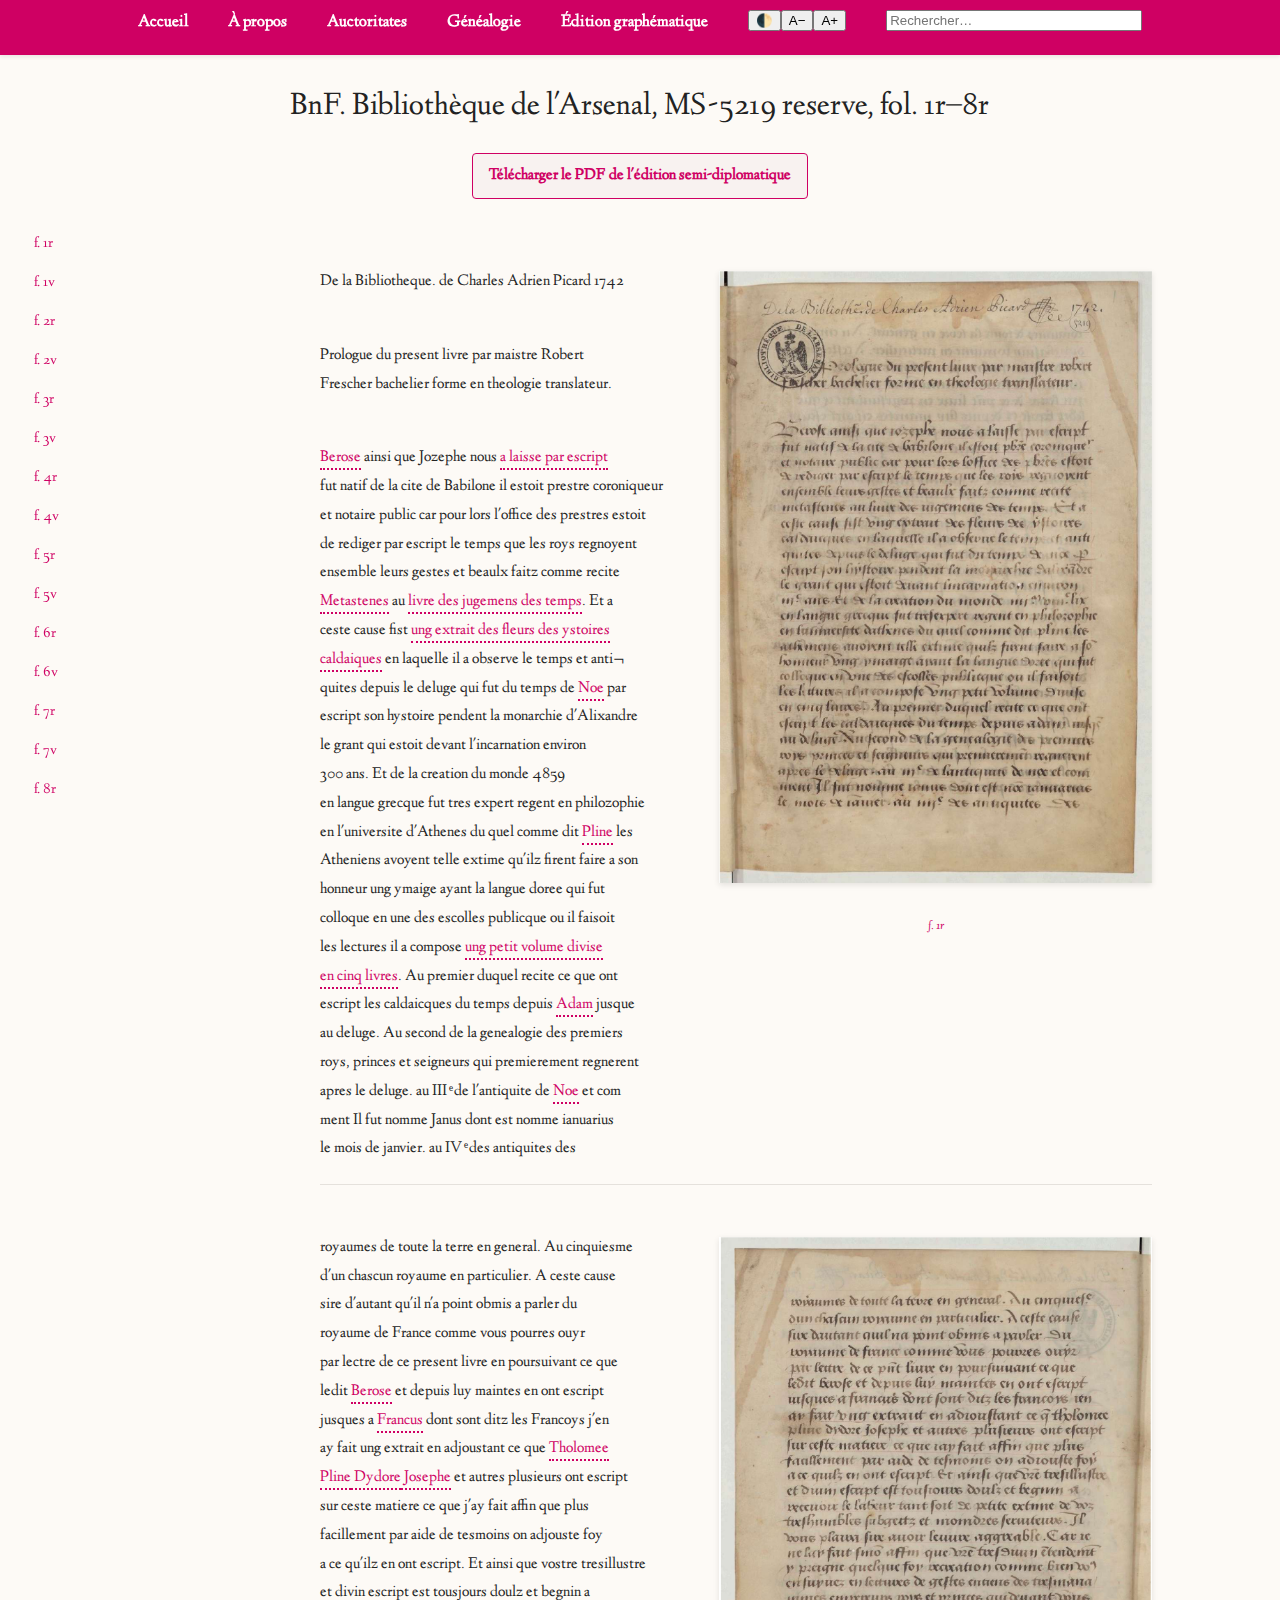
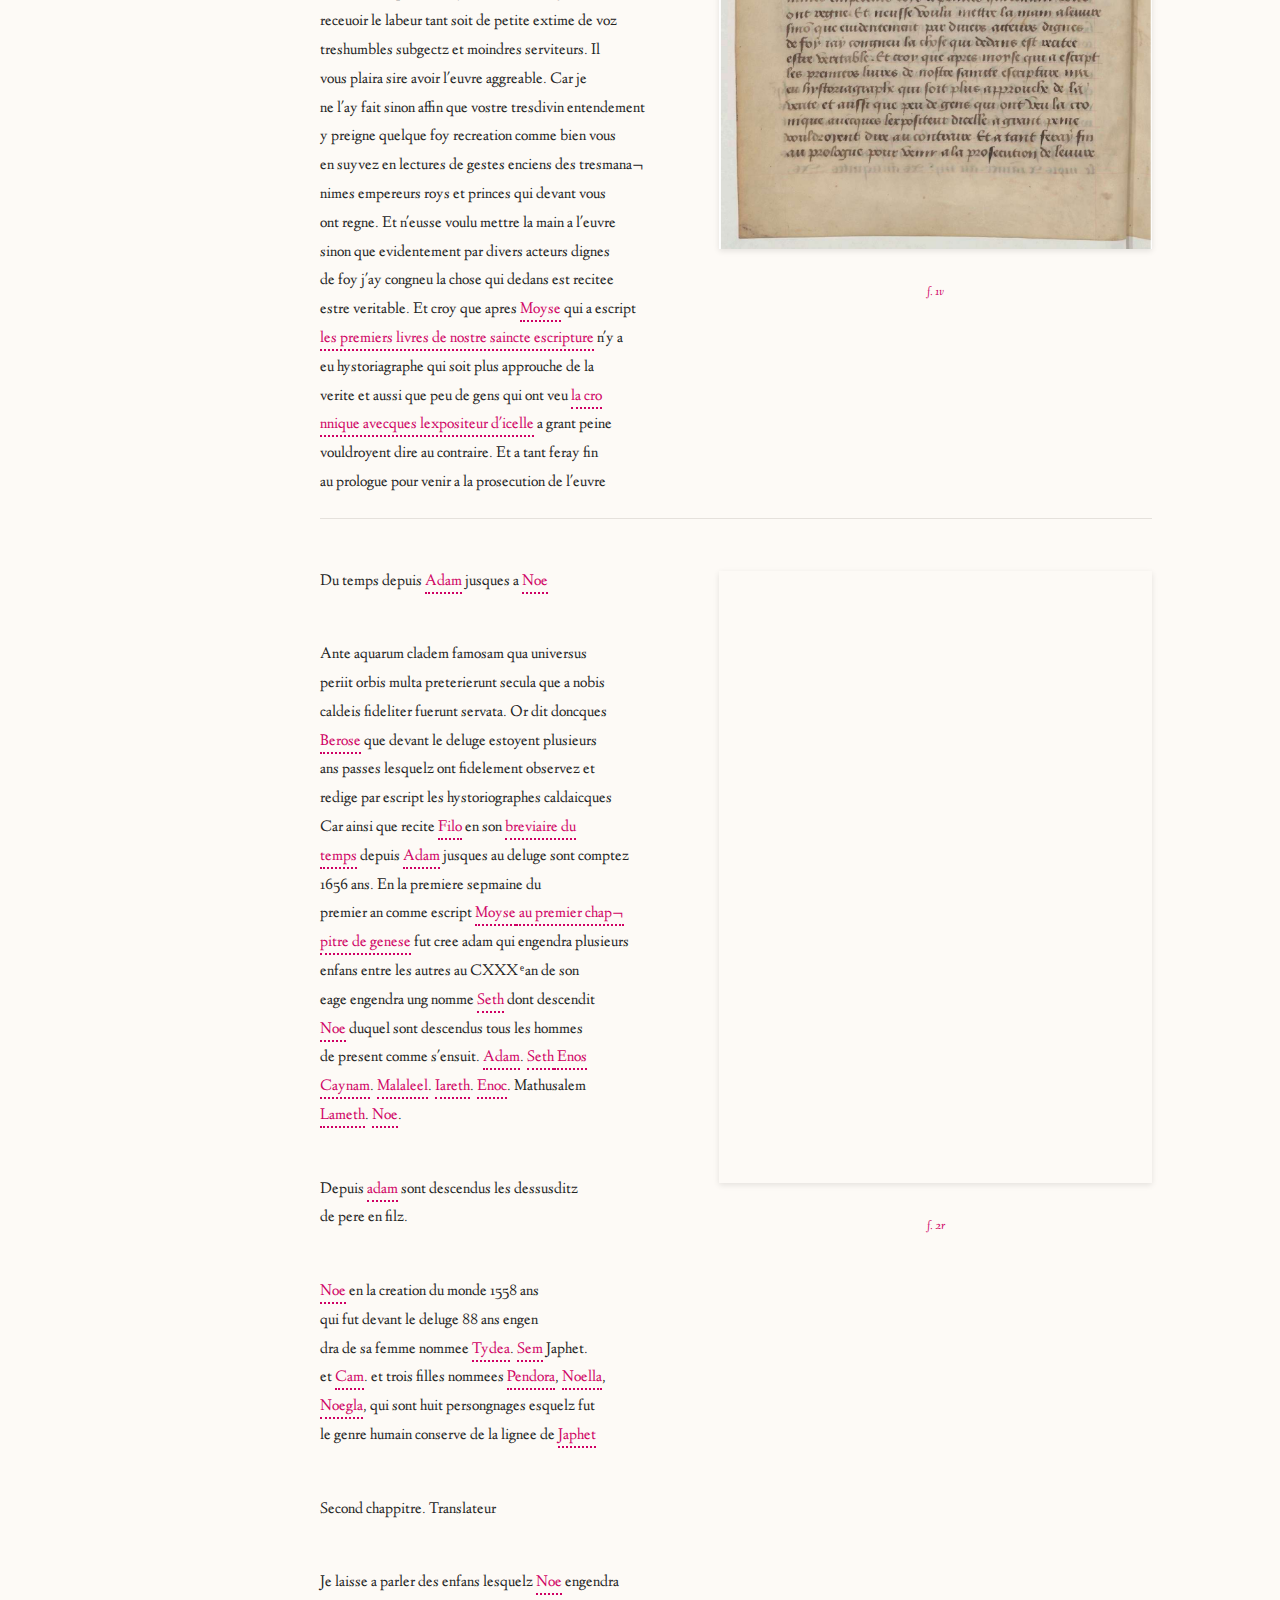
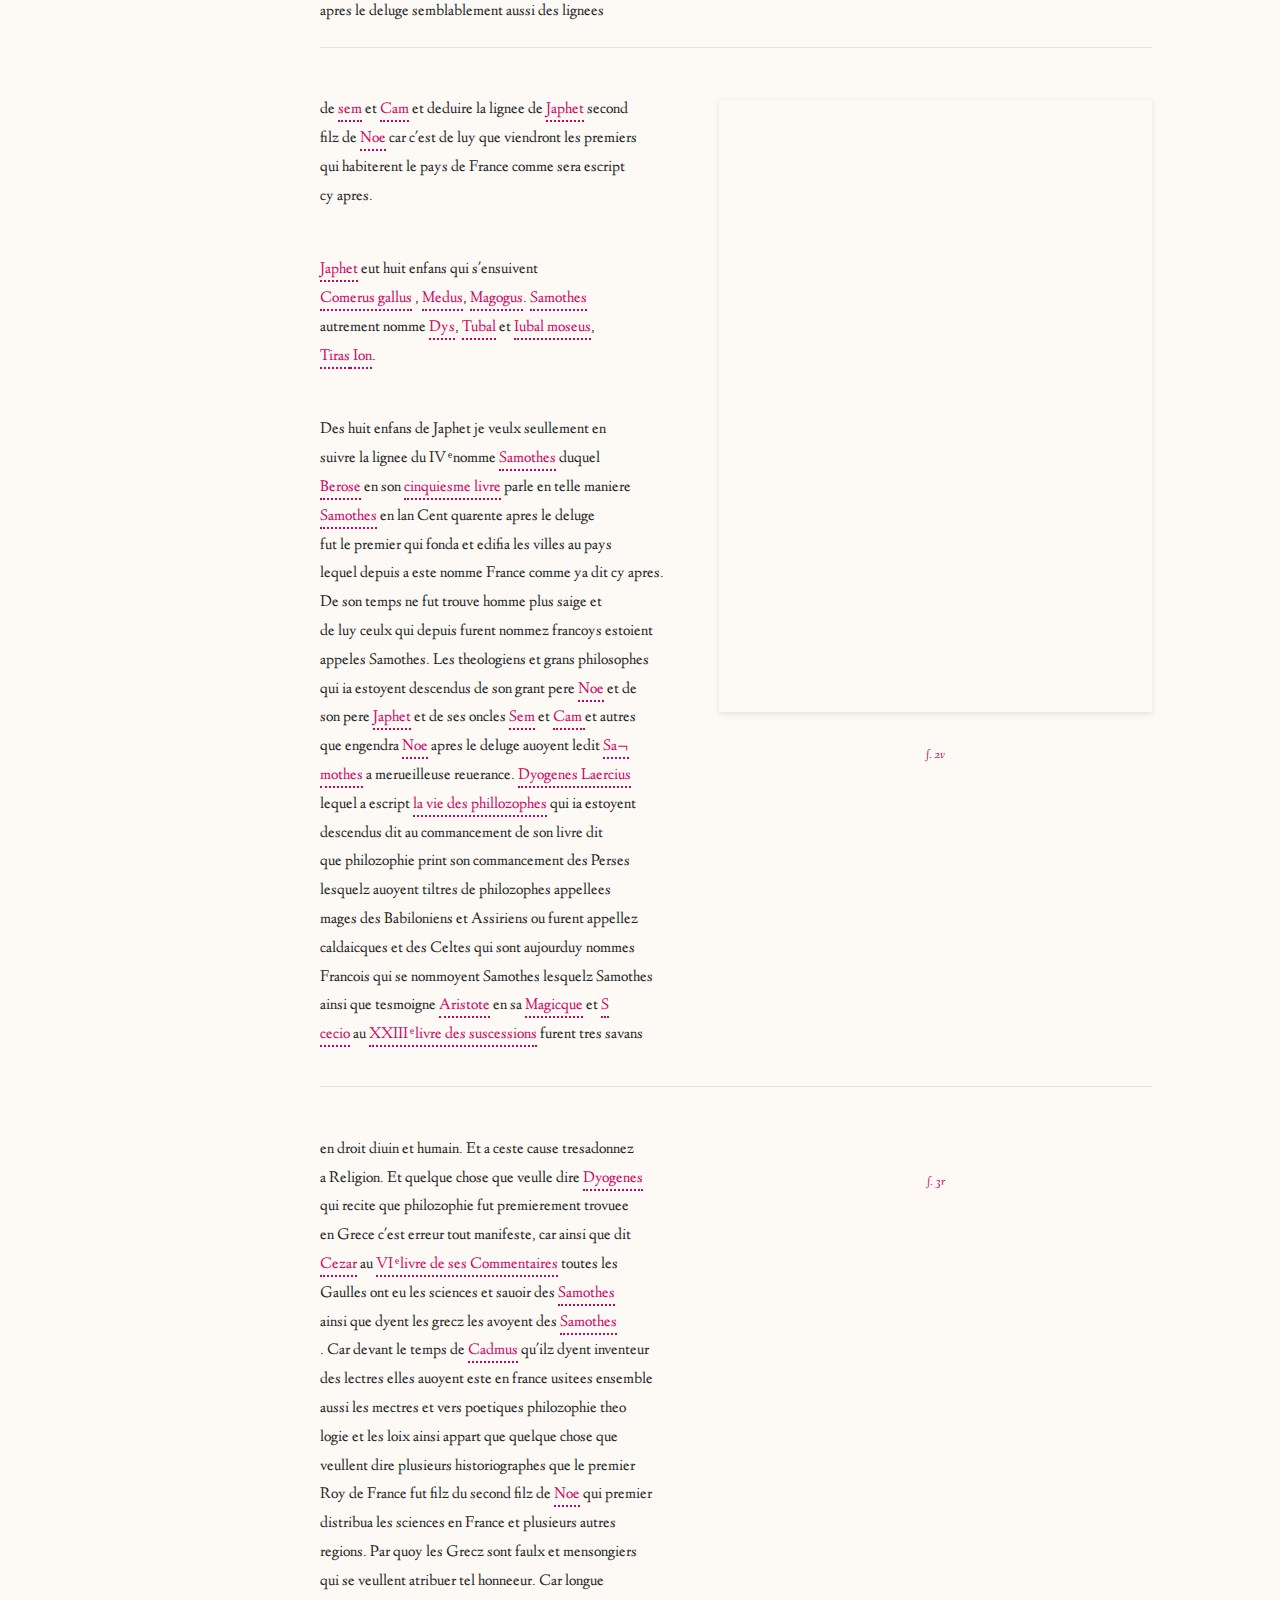
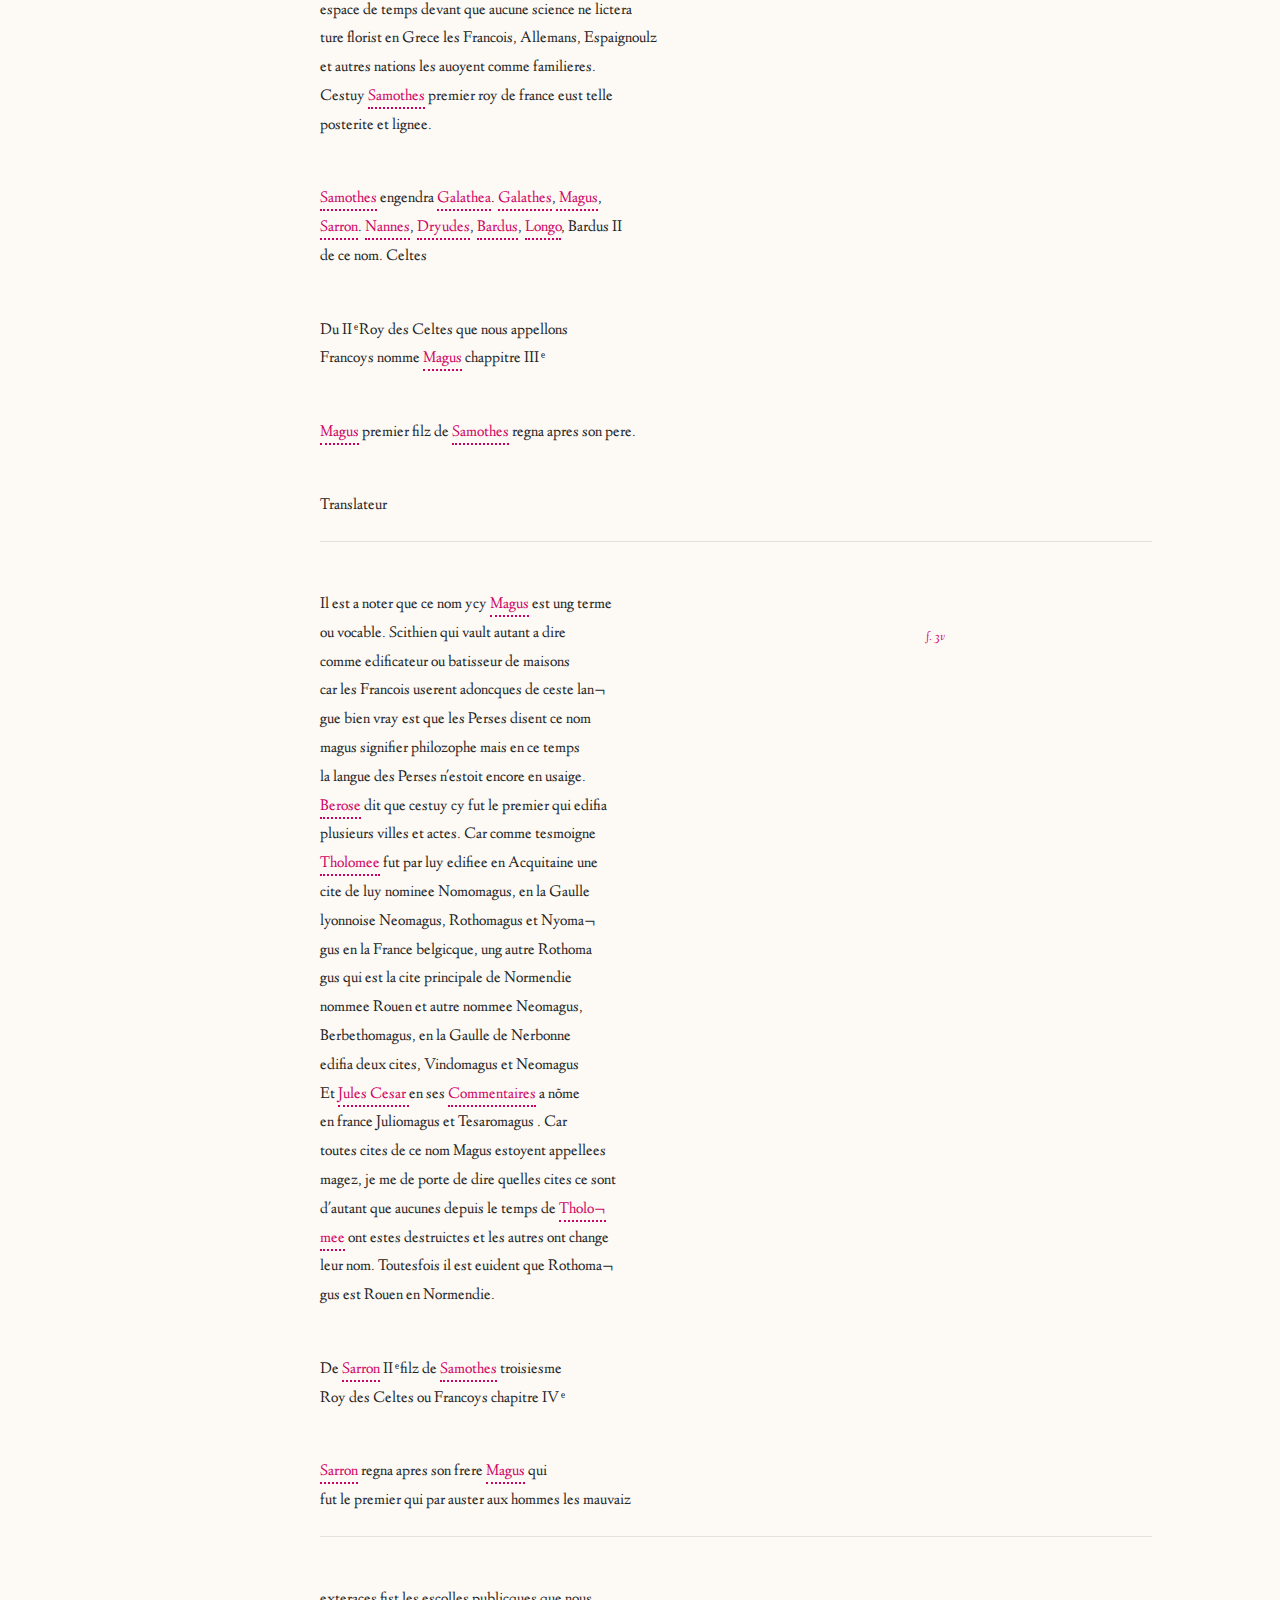
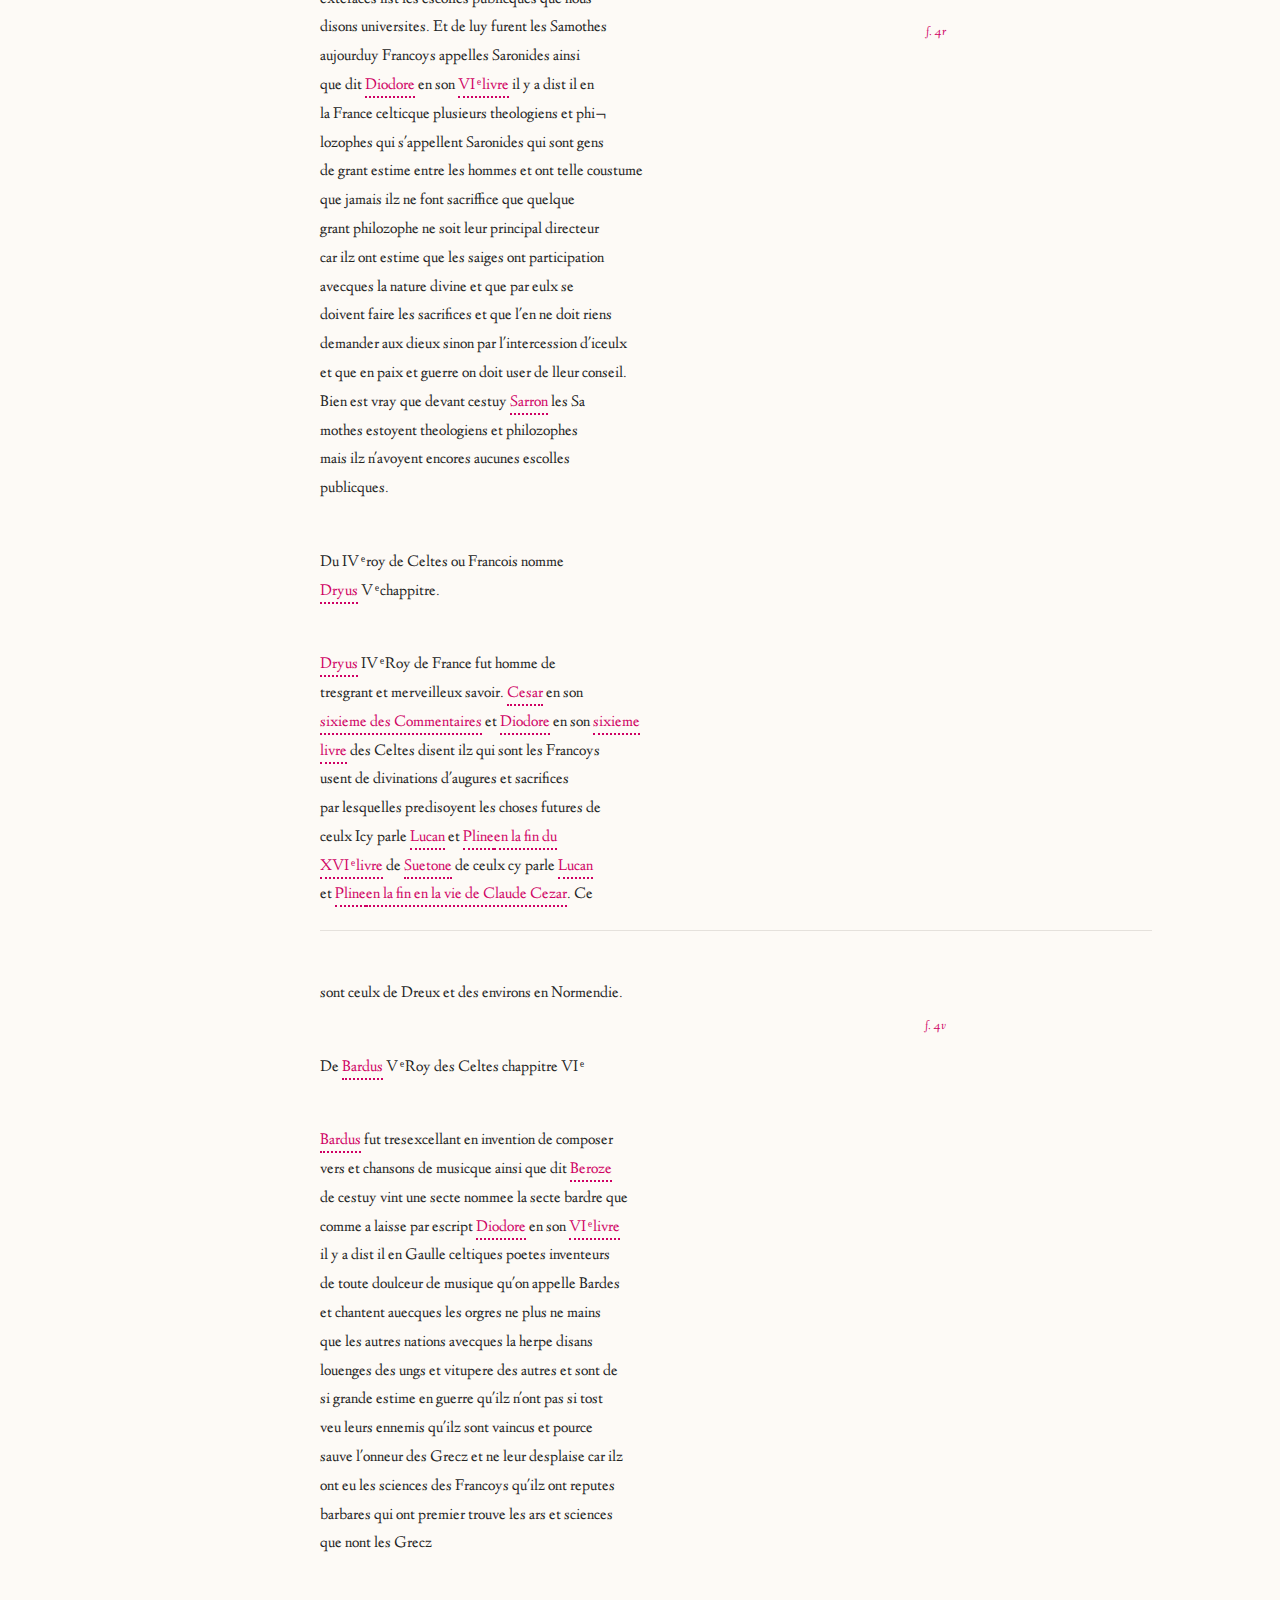
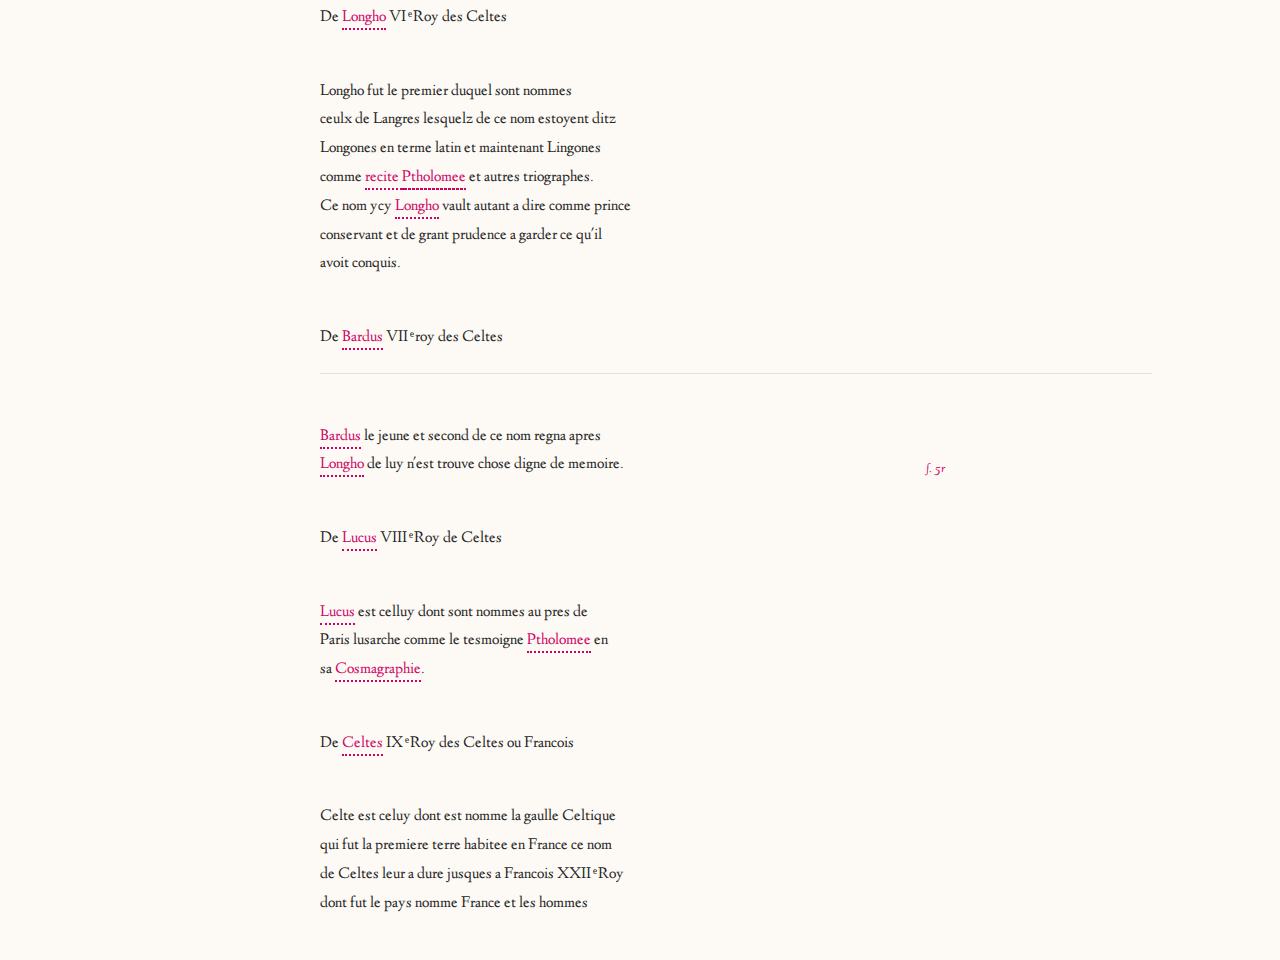
<file: docs/transcription_ms_5219_sd.html>
﻿<html lang="fr" xmlns:tei="http://www.tei-c.org/ns/1.0">
  <head>
    <META http-equiv="Content-Type" content="text/html; charset=utf-8">
    <meta charset="UTF-8">
    <meta name="viewport" content="width=device-width, initial-scale=1">
    <title>BnF. Bibliothèque de l'Arsenal, MS-5219 reserve, fol. 1r–8r</title>
    <link href="https://fonts.googleapis.com/css2?family=Linden+Hill:ital@0;1&amp;display=swap" rel="stylesheet">
    <link rel="stylesheet" href="assets/css/style.css">
  </head>
  <body id="top"><a class="skip" href="#main">Aller au contenu</a><div class="container"><nav class="top-menu" aria-label="Navigation principale"><ul>
          <li><a href="index_ms_5219.html">Accueil</a></li>
          <li><a href="a-propos.html">À propos</a></li>
          <li><a href="auctoritates.html">Auctoritates</a></li>
          <li><a href="genealogie.html">Généalogie</a></li>
          <li><a id="switch-variant" href="transcription_ms_5219_d.html">Édition graphématique</a></li>
          <li class="nav-tools"><button id="theme-toggle" aria-label="Mode sombre/clair">🌓</button><button id="font-minus" aria-label="Réduire la taille du texte">A−</button><button id="font-plus" aria-label="Augmenter la taille du texte">A+</button></li>
          <li class="nav-search">
            <form role="search" action="search.html" method="get" id="site-search"><label for="search" class="sr-only">Rechercher</label><input id="search" name="q" type="search" placeholder="Rechercher…" autocomplete="off" data-highlight="0" aria-controls="search-suggest" aria-expanded="false" aria-haspopup="listbox"><div id="search-suggest" class="suggest-box" role="listbox" aria-label="Suggestions" hidden="hidden"></div>
            </form>
          </li>
        </ul></nav><main id="main" class="edition"><h1>BnF. Bibliothèque de l'Arsenal, MS-5219 reserve, fol. 1r–8r</h1><nav class="download-nav" aria-label="Téléchargement"><ul>
            <li><a href="assets/pdf/BnF_ms_5219_semi-diplomatique_Lorenzo_Paoli.pdf" download="BnF_ms_5219_semi-diplomatique_Lorenzo_Paoli.pdf">
                        Télécharger le PDF de l'édition semi-diplomatique
                      </a></li>
          </ul></nav><div class="edition-layout"><aside class="folio-sidebar" aria-label="Navigation des folios"><ul>
              <li><a href="#f1r">f. 1r</a></li>
              <li><a href="#f1v">f. 1v</a></li>
              <li><a href="#f2r">f. 2r</a></li>
              <li><a href="#f2v">f. 2v</a></li>
              <li><a href="#f3r">f. 3r</a></li>
              <li><a href="#f3v">f. 3v</a></li>
              <li><a href="#f4r">f. 4r</a></li>
              <li><a href="#f4v">f. 4v</a></li>
              <li><a href="#f5r">f. 5r</a></li>
              <li><a href="#f5v">f. 5v</a></li>
              <li><a href="#f6r">f. 6r</a></li>
              <li><a href="#f6v">f. 6v</a></li>
              <li><a href="#f7r">f. 7r</a></li>
              <li><a href="#f7v">f. 7v</a></li>
              <li><a href="#f8r">f. 8r</a></li>
            </ul></aside><article><div>
              <p id="fNaNv-p1"><figure class="facsimile" id="f1r"><img src="assets/facs/f_1r.jpg" alt="Fac-similé f. 1r" loading="lazy" decoding="async"><figcaption>f. 1r</figcaption></figure><span id="f1r-l1" class="lb"></span><br>De la Bibliotheque. de Charles Adrien Picard
          1742</p>
            </div>
            <div>
              <head xmlns="http://www.tei-c.org/ns/1.0"><span id="f1r-l2" class="lb" xmlns=""></span><br xmlns="">Prologue du present livre par maistre <span class="persName" xmlns="">Robert<span id="f1r-l3" class="lb"></span><br>Frescher</span> bachelier forme en theologie translateur.</head>
              <p id="f1r-p1"><span id="f1r-l4" class="lb"></span><br><span class="persName has-note" title="Pseudo-Berose, auteur d'une Defloratio chaldaica en cinq livres imprimee à Rome en&#xA;              1498 dans les Antiquitates d’Annius de Viterbe (non l’authentique Berose du IVer&#xA;              siècle av. J.-C.)">Berose</span> ainsi que <span class="persName">Jozephe</span> nous <a href="#bibl-flavius-josephe-antiquites" title="Flavius Josèphe, Antiquites judaïques – I.3.6" class="biblRef has-note">a laisse par escript</a><span id="f1r-l5" class="lb"></span><br>fut natif de la cite de Babilone il estoit prestre coroniqueur<span id="f1r-l6" class="lb"></span><br>et notaire
          public car pour lors l'office des prestres estoit<span id="f1r-l7" class="lb"></span><br>de rediger par escript le
          temps que les roys regnoyent<span id="f1r-l8" class="lb"></span><br>ensemble leurs gestes et beaulx faitz comme
            recite<span id="f1r-l9" class="lb"></span><br><span class="persName has-note" title="Pseudo-Metasthène, auteur d'un Liber de iudicium temporum imprime à Rome en 1498&#xA;              dans les Antiquitates d’Annius de Viterbe (non l’authentique Megasthène du IVer siècle&#xA;              av. J.-C.)">Metastenes</span> au <a href="#bibl-metasthene" title="Pseudo-Metasthène, Liber de iudicium temporum" class="biblRef has-note">livre des jugemens des temps</a>. Et a<span id="f1r-l10" class="lb"></span><br>ceste cause
          fist <a href="#bibl-berose" title="Pseudo-Berose, Defloratio berosi chaldaica, libri quinque" class="biblRef has-note">ung extrait des fleurs des ystoires<span id="f1r-l11" class="lb"></span><br>caldaiques</a> en laquelle il a observe le temps et anti¬<span id="f1r-l12" class="lb"></span><br>quites depuis le
          deluge qui fut du temps de <span class="persName has-note" title="Patriarche biblique, fils de Lamech, père de Sem, Cham et Japhet, survivant du&#xA;              Deluge">Noe</span> par<span id="f1r-l13" class="lb"></span><br>escript son
          hystoire pendent la monarchie d'<span class="persName">Alixandre</span><span id="f1r-l14" class="lb"></span><br>le grant qui estoit devant l'incarnation environ<span id="f1r-l15" class="lb"></span><br>300 ans. Et de la creation
          du monde 4859<span id="f1r-l16" class="lb"></span><br> en langue grecque fut tres expert regent en philozophie<span id="f1r-l17" class="lb"></span><br>en l'universite d'Athenes du quel comme dit <span class="persName has-note" title="Naturaliste et auteur romain du Ier siècle, cite pour son Histoire&#xA;              naturelle">Pline</span><cit xmlns="http://www.tei-c.org/ns/1.0">
                  <quote>les<span id="f1r-l18" class="lb" xmlns=""></span><br xmlns="">Atheniens avoyent telle extime qu'ilz firent faire a son<span id="f1r-l19" class="lb" xmlns=""></span><br xmlns="">honneur ung ymaige ayant la langue doree qui fut<span id="f1r-l20" class="lb" xmlns=""></span><br xmlns="">colloque en une des
              escolles publicque ou il faisoit<span id="f1r-l21" class="lb" xmlns=""></span><br xmlns="">les lectures </quote><a href="#bibl-pline-l-ancien" title="Pline l’Ancien, Histoire naturelle – VII,37" class="biblRef has-note" xmlns=""></a></cit> il a compose <a href="#bibl-berose" title="Pseudo-Berose, Defloratio berosi chaldaica, libri quinque" class="biblRef has-note">ung petit volume divise<span id="f1r-l22" class="lb"></span><br>en cinq
            livres</a>. Au premier duquel recite ce que ont<span id="f1r-l23" class="lb"></span><br>escript les caldaicques du
          temps depuis <span class="persName has-note" title="Premier homme selon la tradition biblique, père de Seth">Adam</span> jusque<span id="f1r-l24" class="lb"></span><br>au
          deluge. Au second de la genealogie des premiers<span id="f1r-l25" class="lb"></span><br>roys, princes et seigneurs qui
          premierement regnerent<span id="f1r-l26" class="lb"></span><br>apres le deluge. au III ͤ de l'antiquite de <span class="persName has-note" title="Patriarche biblique, fils de Lamech, père de Sem, Cham et Japhet, survivant du&#xA;              Deluge">Noe</span> et com<span id="f1r-l27" class="lb"></span><br>ment Il fut nomme <span class="persName">
            Janus</span> dont est nomme ianuarius<span id="f1r-l28" class="lb"></span><br>le mois de janvier. au IV ͤ des
          antiquites des</p>
              <fw type="stamp" xmlns="http://www.tei-c.org/ns/1.0" />
              <p id="f1r-p2">
                <div class="clear"></div>
                <hr class="folio-sep"><figure class="facsimile" id="f1v"><img src="assets/facs/f_1v.jpg" alt="Fac-similé f. 1v" loading="lazy" decoding="async"><figcaption>f. 1v</figcaption></figure><span id="f1v-l1" class="lb"></span><br>royaumes de toute la terre en general. Au
            cinquiesme<span id="f1v-l2" class="lb"></span><br>d'un chascun royaume en particulier. A ceste cause<span id="f1v-l3" class="lb"></span><br>sire
          d'autant qu'il n'a point obmis a parler du<span id="f1v-l4" class="lb"></span><br>royaume de France comme vous pourres
            ouyr<span id="f1v-l5" class="lb"></span><br>par lectre de ce present livre en poursuivant ce que<span id="f1v-l6" class="lb"></span><br>ledit
            <span class="persName has-note" title="Pseudo-Berose, auteur d'une Defloratio chaldaica en cinq livres imprimee à Rome en&#xA;              1498 dans les Antiquitates d’Annius de Viterbe (non l’authentique Berose du IVer&#xA;              siècle av. J.-C.)">Berose</span> et depuis luy maintes en ont escript<span id="f1v-l7" class="lb"></span><br>jusques a <span class="persName has-note" title="Ancêtre troyen des Francs, mentionne dans les chroniques medievales et par&#xA;              Manethon">Francus</span> dont sont ditz les
          Francoys j'en<span id="f1v-l8" class="lb"></span><br>ay fait ung extrait en adjoustant ce que <span class="persName has-note" title="Astronome et geographe greco-egyptien du IIᵉ siècle, auteur de la&#xA;              Geographie">Tholomee</span><span id="f1v-l9" class="lb"></span><br><span class="persName has-note" title="Naturaliste et auteur romain du Ier siècle, cite pour son Histoire&#xA;              naturelle"> Pline</span><span class="persName has-note" title="Historien grec du Ier siècle av. J.-C., auteur de la Bibliothèque&#xA;              historique"> Dydore</span><span class="persName has-note" title="Historiographe romain juif du Ier siècle, auteur des Antiquites judaïques et du&#xA;              Contre Apion"> Josephe</span> et autres plusieurs ont escript<span id="f1v-l10" class="lb"></span><br>sur ceste matiere ce que j'ay fait affin que plus<span id="f1v-l11" class="lb"></span><br>facillement par
          aide de tesmoins on adjouste foy<span id="f1v-l12" class="lb"></span><br>a ce qu'ilz en ont escript. Et ainsi que
          vostre tresillustre<span id="f1v-l13" class="lb"></span><br>et divin escript est tousjours doulz et begnin a<span id="f1v-l14" class="lb"></span><br>receuoir le labeur tant soit de petite extime de voz<span id="f1v-l15" class="lb"></span><br>treshumbles subgectz et
          moindres serviteurs. Il<span id="f1v-l16" class="lb"></span><br>vous plaira sire avoir l'euvre aggreable. Car je<span id="f1v-l17" class="lb"></span><br>ne l'ay fait sinon affin que vostre tresdivin entendement<span id="f1v-l18" class="lb"></span><br>y preigne
          quelque foy recreation comme bien vous<span id="f1v-l19" class="lb"></span><br>en suyvez en lectures de gestes enciens
          des tresmana¬<span id="f1v-l20" class="lb"></span><br>nimes empereurs roys et princes qui devant vous<span id="f1v-l21" class="lb"></span><br>ont
          regne. Et n'eusse voulu mettre la main a l'euvre<span id="f1v-l22" class="lb"></span><br>sinon que evidentement par
          divers acteurs dignes<span id="f1v-l23" class="lb"></span><br>de foy j'ay congneu la chose qui dedans est recitee<span id="f1v-l24" class="lb"></span><br>estre veritable. Et croy que apres <span class="persName has-note" title="Prophète biblique, auteur traditionnel du Pentateuque">Moyse</span> qui a
            escript<span id="f1v-l25" class="lb"></span><br><a href="#bibl-moise" title="Moïse, Pentateuque (attribuee)" class="biblRef has-note">les premiers livres de nostre saincte
            escripture</a> n'y a<span id="f1v-l26" class="lb"></span><br>eu hystoriagraphe qui soit plus approuche de la<span id="f1v-l27" class="lb"></span><br>verite et aussi que peu de gens qui ont veu <a href="#bibl-annius-de-viterbe" title="Annius de Viterbe, Commentaria super opera diversorum auctorum de antiquitatibus loquentium" class="biblRef has-note">la cro<span id="f1v-l28" class="lb"></span><br>nnique avecques lexpositeur
            d'icelle</a> a grant peine<span id="f1v-l29" class="lb"></span><br>vouldroyent dire au contraire. Et a tant feray
            fin<span id="f1v-l30" class="lb"></span><br>au prologue pour venir a la prosecution de l'euvre</p>
              <p id="f1v-p1">
                <div class="clear"></div>
                <hr class="folio-sep"><figure class="facsimile" id="f2r"><img src="assets/facs/f_2r.jpg" alt="Fac-similé f. 2r" loading="lazy" decoding="async"><figcaption>f. 2r</figcaption></figure></p>
            </div>
            <div>
              <head xmlns="http://www.tei-c.org/ns/1.0"><span id="f2r-l1" class="lb" xmlns=""></span><br xmlns="">Du temps depuis <span class="persName has-note" title="Premier homme selon la tradition biblique, père de Seth" xmlns="">Adam</span> jusques a <span class="persName has-note" title="Patriarche biblique, fils de Lamech, père de Sem, Cham et Japhet, survivant du&#xA;              Deluge" xmlns="">Noe</span></head>
              <p id="f2r-p1"><span id="f2r-l2" class="lb"></span><br><cit xmlns="http://www.tei-c.org/ns/1.0">
                  <quote xml:lang="la">Ante aquarum cladem famosam qua universus<span id="f2r-l3" class="lb" xmlns=""></span><br xmlns="">periit orbis
              multa preterierunt secula que a nobis<span id="f2r-l4" class="lb" xmlns=""></span><br xmlns="">caldeis fideliter fuerunt
              servata</quote><a href="#bibl-berose" title="Pseudo-Berose, Defloratio berosi chaldaica, libri quinque – f. Ov" class="biblRef has-note" xmlns=""></a></cit>. Or dit doncques<span id="f2r-l5" class="lb"></span><br><span class="persName has-note" title="Pseudo-Berose, auteur d'une Defloratio chaldaica en cinq livres imprimee à Rome en&#xA;              1498 dans les Antiquitates d’Annius de Viterbe (non l’authentique Berose du IVer&#xA;              siècle av. J.-C.)">Berose</span> que devant le
          deluge estoyent plusieurs<span id="f2r-l6" class="lb"></span><br>ans passes lesquelz ont fidelement observez et<span id="f2r-l7" class="lb"></span><br>redige par escript les hystoriographes caldaicques<span id="f2r-l8" class="lb"></span><br>Car ainsi que recite
            <span class="persName has-note" title="Pseudo-Philon d'Alexandrie auteur d'un Breviarium de temporibus, source imprimee&#xA;              dans les Antiquitates d'Annius de Viterbe (non l’authentique philosophe du Ier&#xA;              siècle)">Filo</span> en son <a href="#bibl-philon-d-alexandrie" title="Pseudo-Philon d’Alexandrie, Breviarum de temporibus, libri duo" class="biblRef has-note">breviaire du<span id="f2r-l9" class="lb"></span><br>temps</a> depuis <span class="persName has-note" title="Premier homme selon la tradition biblique, père de Seth">Adam</span> jusques au deluge sont comptez<span id="f2r-l10" class="lb"></span><br>1656 ans. En la
          premiere sepmaine du<span id="f2r-l11" class="lb"></span><br>premier an comme escript <span class="persName has-note" title="Prophète biblique, auteur traditionnel du Pentateuque">Moyse</span><a href="#bibl-moise" title="Moïse, Pentateuque (attribuee) – Gn,1,1-5" class="biblRef has-note"> au premier chap¬<span id="f2r-l12" class="lb"></span><br>pitre de genese</a>
          fut cree adam qui engendra plusieurs<span id="f2r-l13" class="lb"></span><br>enfans entre les autres au CXXX ͤ an de
            son<span id="f2r-l14" class="lb"></span><br>eage engendra ung nomme <span class="persName has-note" title="Troisième fils d’Adam et Ève, père d’Enosh">Seth</span> dont
            descendit<span id="f2r-l15" class="lb"></span><br><span class="persName has-note" title="Patriarche biblique, fils de Lamech, père de Sem, Cham et Japhet, survivant du&#xA;              Deluge">Noe</span> duquel sont descendus tous les
            hommes<span id="f2r-l16" class="lb"></span><br>de present comme s'ensuit. <span class="persName has-note" title="Premier homme selon la tradition biblique, père de Seth">Adam</span>.
            <span class="persName has-note" title="Troisième fils d’Adam et Ève, père d’Enosh">Seth</span><span class="persName has-note" title="Petit-fils d’Adam, fils de Seth, père de Kenan"> Enos</span><span id="f2r-l17" class="lb"></span><br><span class="persName has-note" title="Arrière-petit-fils d’Adam, fils d’Enosh, père de Mahalalel">Caynam</span>. <span class="persName has-note" title="Descendant d’Adam, fils de Kenan, père de Yared">Malaleel</span>. <span class="persName has-note" title="Fils de Mahalalel, père d’Henoch">Iareth</span>. <span class="persName has-note" title="Fils de Yared, père de Mathusalem, enleve au ciel sans mourir">Enoc</span>. <span class="persName">Mathusalem</span><span id="f2r-l18" class="lb"></span><br><span class="persName has-note" title="Fils de Mathusalem, père de Noe">Lameth</span>. <span class="persName has-note" title="Patriarche biblique, fils de Lamech, père de Sem, Cham et Japhet, survivant du&#xA;              Deluge">Noe</span>.</p>
              <p id="f2r-p2"><span id="f2r-l19" class="lb"></span><br>Depuis <span class="persName has-note" title="Premier homme selon la tradition biblique, père de Seth">adam</span> sont descendus les dessusditz<span id="f2r-l20" class="lb"></span><br>de pere en filz.</p>
              <p id="f2r-p3"><span id="f2r-l21" class="lb"></span><br><span class="persName has-note" title="Patriarche biblique, fils de Lamech, père de Sem, Cham et Japhet, survivant du&#xA;              Deluge">Noe</span> en la creation du monde 1558 ans<span id="f2r-l22" class="lb"></span><br>qui fut devant le deluge 88 ans engen<span id="f2r-l23" class="lb"></span><br>dra de sa femme nommee <span class="persName has-note" title="epouse de Noe selon la Defloratio de pseudo-Berose, non attestee&#xA;              bibliquement">Tydea</span>. <span class="persName has-note" title="Fils aîne de Noe, ancêtre des peuples semites">Sem</span><span class="persName"> Japhet</span>.<span id="f2r-l24" class="lb"></span><br>et <span class="persName has-note" title="Fils de Noe, ancêtre des peuples africains">Cam</span>. et trois filles nommees
            <span class="persName has-note" title="Fille de Noe selon la Defloratio de pseudo-Berose, non attestee&#xA;              bibliquement">Pendora</span>, <span class="persName has-note" title="Fille de Noe selon la Defloratio de pseudo-Berose, non attestee&#xA;              bibliquement"> Noella</span>,<span id="f2r-l25" class="lb"></span><br><span class="persName has-note" title="Fille de Noe selon la Defloratio de pseudo-Berose, non attestee&#xA;              bibliquement"> Noegla</span>, qui sont huit persongnages esquelz fut<span id="f2r-l26" class="lb"></span><br>le genre humain
          conserve de la lignee de <span class="persName has-note" title="Fils de Noe, ancêtre des peuples europeens">Japhet</span></p>
            </div>
            <div>
              <head xmlns="http://www.tei-c.org/ns/1.0"><span id="f2r-l27" class="lb" xmlns=""></span><br xmlns="">Second chappitre. Translateur</head>
              <p id="f2r-p4"><span id="f2r-l28" class="lb"></span><br>Je laisse a parler des enfans lesquelz <span class="persName has-note" title="Patriarche biblique, fils de Lamech, père de Sem, Cham et Japhet, survivant du&#xA;              Deluge">Noe</span>
            engendra<span id="f2r-l29" class="lb"></span><br>apres le deluge semblablement aussi des lignees</p>
              <p id="f2r-p5">
                <div class="clear"></div>
                <hr class="folio-sep"><figure class="facsimile" id="f2v"><img src="assets/facs/f_2v.jpg" alt="Fac-similé f. 2v" loading="lazy" decoding="async"><figcaption>f. 2v</figcaption></figure><span id="f2v-l1" class="lb"></span><br>de <span class="persName has-note" title="Fils aîne de Noe, ancêtre des peuples semites">sem</span> et
            <span class="persName has-note" title="Fils de Noe, ancêtre des peuples africains">Cam</span> et deduire la lignee de <span class="persName has-note" title="Fils de Noe, ancêtre des peuples europeens">Japhet</span> second<span id="f2v-l2" class="lb"></span><br>filz de <span class="persName has-note" title="Patriarche biblique, fils de Lamech, père de Sem, Cham et Japhet, survivant du&#xA;              Deluge">Noe</span> car
          c'est de luy que viendront les premiers<span id="f2v-l3" class="lb"></span><br>qui habiterent le pays de France comme
          sera escript<span id="f2v-l4" class="lb"></span><br>cy apres.</p>
              <p id="f2v-p1"><span id="f2v-l5" class="lb"></span><br><span class="persName has-note" title="Fils de Noe, ancêtre des peuples europeens">Japhet</span> eut huit enfans qui s'ensuivent<span id="f2v-l6" class="lb"></span><br><span class="persName has-note" title="Fils de Japhet, premier roi d'Italie après Janus, identifie au Gomer&#xA;              biblique">Comerus gallus</span> , <span class="persName has-note" title="Fils de Japhet, ancêtre des Mèdes"> Medus</span>, <span class="persName has-note" title="Fils de Japhet, ancêtre des Magogites"> Magogus</span>.
            <span class="persName has-note" title="Fils de Japhet, premier roi des Celtes après le Deluge, ayant regne vers le XXIIIᵉ&#xA;              siècle av. J.-C. selon la Defloratio de pseudo-Berose">Samothes</span><span id="f2v-l7" class="lb"></span><br>autrement nomme
            <span class="persName has-note" title="Fils de Japhet, premier roi des Celtes après le Deluge, ayant regne vers le XXIIIᵉ&#xA;              siècle av. J.-C. selon la Defloratio de pseudo-Berose">Dys</span>, <span class="persName has-note" title="Fils de Japhet, ancêtre des Ibères et des Tartessiens">
            Tubal</span> et <span class="persName has-note" title="Fils de Japhet dans la Defloratio de pseudo-Berose, non atteste&#xA;              bibliquement">Iubal moseus</span>,<span id="f2v-l8" class="lb"></span><br><span class="persName has-note" title="Fils de Japhet, ancêtre des Thraces">Tiras</span><span class="persName has-note" title="Fils de Japhet, ancêtre des Ioniens"> Ion</span>.</p>
              <p id="f2v-p2"><span id="f2v-l9" class="lb"></span><br>Des huit enfans de Japhet je veulx seullement en<span id="f2v-l10" class="lb"></span><br>suivre la lignee du
          IV ͤ nomme <span class="persName has-note" title="Fils de Japhet, premier roi des Celtes après le Deluge, ayant regne vers le XXIIIᵉ&#xA;              siècle av. J.-C. selon la Defloratio de pseudo-Berose">Samothes</span> duquel<span id="f2v-l11" class="lb"></span><br><span class="persName has-note" title="Pseudo-Berose, auteur d'une Defloratio chaldaica en cinq livres imprimee à Rome en&#xA;              1498 dans les Antiquitates d’Annius de Viterbe (non l’authentique Berose du IVer&#xA;              siècle av. J.-C.)">Berose</span> en son <a href="#bibl-berose" title="Pseudo-Berose, Defloratio berosi chaldaica, libri quinque" class="biblRef has-note">cinquiesme livre</a>
          parle en telle maniere<span id="f2v-l12" class="lb"></span><br><cit xmlns="http://www.tei-c.org/ns/1.0">
                  <quote><span class="persName has-note" title="Fils de Japhet, premier roi des Celtes après le Deluge, ayant regne vers le XXIIIᵉ&#xA;              siècle av. J.-C. selon la Defloratio de pseudo-Berose" xmlns="">Samothes</span> en lan Cent quarente apres le
                deluge<span id="f2v-l13" class="lb" xmlns=""></span><br xmlns="">fut le premier qui fonda et edifia les villes au pays<span id="f2v-l14" class="lb" xmlns=""></span><br xmlns="">lequel depuis a este nomme France comme ya dit cy apres.<span id="f2v-l15" class="lb" xmlns=""></span><br xmlns="">De son temps ne
              fut trouve homme plus saige et<span id="f2v-l16" class="lb" xmlns=""></span><br xmlns="">de luy ceulx qui depuis furent nommez
              francoys estoient<span id="f2v-l17" class="lb" xmlns=""></span><br xmlns="">appeles Samothes. Les theologiens et grans
              philosophes</quote><a href="#bibl-berose" title="Pseudo-Berose, Defloratio berosi chaldaica, libri quinque – f. Riir" class="biblRef has-note" xmlns=""></a></cit><span id="f2v-l18" class="lb"></span><br>qui ia estoyent descendus de son grant pere <span class="persName has-note" title="Patriarche biblique, fils de Lamech, père de Sem, Cham et Japhet, survivant du&#xA;              Deluge">Noe</span> et de<span id="f2v-l19" class="lb"></span><br>son pere <span class="persName has-note" title="Fils de Noe, ancêtre des peuples europeens">Japhet</span> et
          de ses oncles <span class="persName has-note" title="Fils aîne de Noe, ancêtre des peuples semites">Sem</span> et <span class="persName has-note" title="Fils de Noe, ancêtre des peuples africains">Cam </span>
          et autres<span id="f2v-l20" class="lb"></span><br>que engendra <span class="persName has-note" title="Patriarche biblique, fils de Lamech, père de Sem, Cham et Japhet, survivant du&#xA;              Deluge">Noe</span> apres le deluge
          auoyent ledit <span class="persName has-note" title="Fils de Japhet, premier roi des Celtes après le Deluge, ayant regne vers le XXIIIᵉ&#xA;              siècle av. J.-C. selon la Defloratio de pseudo-Berose">Sa¬<span id="f2v-l21" class="lb"></span><br>mothes</span> a merueilleuse
          reuerance. <span class="persName has-note" title="Philosophe grec du IIIᵉ siècle, auteur de biographies philosophiques, cite comme&#xA;              source">Dyogenes Laercius</span><span id="f2v-l22" class="lb"></span><br>lequel a escript <a href="#bibl-diogene-laerce" title="Diogène Laërce, Vies et doctrines des philosophes illustres – I,prologue,6" class="biblRef has-note">la vie des
            phillozophes</a> qui ia estoyent<span id="f2v-l23" class="lb"></span><br>descendus dit au commancement de son livre
            dit<span id="f2v-l24" class="lb"></span><br>que philozophie print son commancement des Perses<span id="f2v-l25" class="lb"></span><br>lesquelz
          auoyent tiltres de philozophes appellees<span id="f2v-l26" class="lb"></span><br>mages des Babiloniens et Assiriens ou
          furent appellez<span id="f2v-l27" class="lb"></span><br>caldaicques et des Celtes qui sont aujourduy nommes<span id="f2v-l28" class="lb"></span><br>Francois qui se nommoyent Samothes lesquelz Samothes<span id="f2v-l29" class="lb"></span><br>ainsi que tesmoigne
            <span class="persName has-note" title="Philosophe grec majeur du IVᵉ siècle av. J.-C., cite comme source">Aristote</span> en sa <a href="#bibl-aristote" title="Aristote, Magique (attribue)" class="biblRef has-note">Magicque</a> et <span class="persName has-note" title="Philosophe peripateticien grec du IIᵉ siècle av. J.-C., auteur des Successions des&#xA;              philosophes">S<span id="f2v-l30" class="lb"></span><br>cecio</span> au <a href="#bibl-sotion" title="Sotion, Successions des philosophes" class="biblRef has-note">XXIII ͤ livre des
            suscessions</a> furent tres savans</p>
              <p id="f2v-p3">
                <div class="clear"></div>
                <hr class="folio-sep"><figure class="facsimile" id="f3r"><img src="assets/facs/f_3r.jpg" alt="Fac-similé f. 3r" loading="lazy" decoding="async"><figcaption>f. 3r</figcaption></figure></p>
              <p id="f3r-p1"><span id="f3r-l1" class="lb"></span><br>en droit diuin et humain. Et a ceste cause tresadonnez<span id="f3r-l2" class="lb"></span><br>a Religion.
          Et quelque chose que veulle dire <span class="persName has-note" title="Philosophe grec du IIIᵉ siècle, auteur de biographies philosophiques, cite comme&#xA;              source">Dyogenes</span><span id="f3r-l3" class="lb"></span><br>qui recite que philozophie fut premierement trovuee<span id="f3r-l4" class="lb"></span><br>en Grece c'est
          erreur tout manifeste, car ainsi que dit<span id="f3r-l5" class="lb"></span><br><span class="persName has-note" title="Conquerant et homme politique romain du Ier siècle av. J.-C., cite pour ses&#xA;              Commentaires sur la Guerre des Gaules">Cezar</span>
          au <a href="#bibl-jules-cesar" title="Jules Cesar, Commentaires sur la Guerre des Gaules – VI,14" class="biblRef has-note">VI ͤ livre de ses Commentaires</a> toutes
            les<span id="f3r-l6" class="lb"></span><br>Gaulles ont eu les sciences et sauoir des <span class="persName has-note" title="Fils de Japhet, premier roi des Celtes après le Deluge, ayant regne vers le XXIIIᵉ&#xA;              siècle av. J.-C. selon la Defloratio de pseudo-Berose">Samothes</span><span id="f3r-l7" class="lb"></span><br>ainsi que dyent les grecz les avoyent des <span class="persName has-note" title="Fils de Japhet, premier roi des Celtes après le Deluge, ayant regne vers le XXIIIᵉ&#xA;              siècle av. J.-C. selon la Defloratio de pseudo-Berose">Samothes</span><span id="f3r-l8" class="lb"></span><br>. Car devant le temps de <span class="persName has-note" title="Heros grec, repute pour avoir introduit l’alphabet en Grèce">Cadmus</span> qu'ilz dyent
            inventeur<span id="f3r-l9" class="lb"></span><br>des lectres elles auoyent este en france usitees ensemble<span id="f3r-l10" class="lb"></span><br>aussi les mectres et vers poetiques philozophie theo<span id="f3r-l11" class="lb"></span><br>logie et les loix ainsi
          appart que quelque chose que<span id="f3r-l12" class="lb"></span><br>veullent dire plusieurs historiographes que le
            premier<span id="f3r-l13" class="lb"></span><br>Roy de France fut filz du second filz de <span class="persName has-note" title="Patriarche biblique, fils de Lamech, père de Sem, Cham et Japhet, survivant du&#xA;              Deluge">Noe</span> qui premier<span id="f3r-l14" class="lb"></span><br>distribua les sciences en France et plusieurs
            autres<span id="f3r-l15" class="lb"></span><br>regions. Par quoy les Grecz sont faulx et mensongiers<span id="f3r-l16" class="lb"></span><br>qui
          se veullent atribuer tel honneeur. Car longue<span id="f3r-l17" class="lb"></span><br>espace de temps devant que aucune
          science ne lictera<span id="f3r-l18" class="lb"></span><br>ture florist en Grece les Francois, Allemans, Espaignoulz<span id="f3r-l19" class="lb"></span><br>et autres nations les auoyent comme familieres.<span id="f3r-l20" class="lb"></span><br>Cestuy <span class="persName has-note" title="Fils de Japhet, premier roi des Celtes après le Deluge, ayant regne vers le XXIIIᵉ&#xA;              siècle av. J.-C. selon la Defloratio de pseudo-Berose">Samothes</span> premier roy de france eust telle<span id="f3r-l21" class="lb"></span><br>posterite et lignee.</p>
              <p id="f3r-p2"><span id="f3r-l22" class="lb"></span><br><span class="persName has-note" title="Fils de Japhet, premier roi des Celtes après le Deluge, ayant regne vers le XXIIIᵉ&#xA;              siècle av. J.-C. selon la Defloratio de pseudo-Berose">Samothes</span> engendra <span class="persName has-note" title="Fille du roi Celte Samothes, mère de Galathes par Hercule de Lybie">Galathea</span>. <span class="persName has-note" title="Fils d’Hercule et de Galathea, dixième roi des Celtes après Celtes, eponyme des&#xA;              Gaulois, ayant regne vers le XVIIIᵉ siècle av. J.-C.">Galathes</span>,<span class="persName has-note" title="Premier fils de Samothes, deuxième roi des Celtes après Samothes, bâtisseur de&#xA;              plusieurs villes, ayant regne vers le XXIIᵉ siècle av. J.-C."> Magus</span>,<span id="f3r-l23" class="lb"></span><br><span class="persName has-note" title="Deuxième fils de Samothes, troisième roi des Celtes après Magus, fondateur des&#xA;              ecoles publiques et des universites ayant regne vers le XXIᵉ siècle av. J.-C.">Sarron</span>. <span class="persName has-note" title="Fils de Samothes">Nannes</span>,
          <span class="persName has-note" title="Fils de Samothes, quatrième roi des Celtes après Sarron, fondateur de l'ordre des&#xA;              druides, ayant regne vers le XXIᵉ siècle av. J.-C."> Dryudes</span>,
          <span class="persName has-note" title="Fils de Samothes, cinquième roi des Celtes après Dryus, ayant regne vers le XXᵉ&#xA;              siècle av. J.-C., inventeur des vers et chants, eponyme des bardes"> Bardus</span>,
          <span class="persName has-note" title="Fils de Samothes, sixième roi des Celtes après Bardus I, ayant regne vers le XXᵉ&#xA;              siècle av. J.-C., fondateur des Langres (Lingons)"> Longo</span>,
          <span class="persName"> Bardus II</span><span id="f3r-l24" class="lb"></span><br>de ce nom.
          Celtes</p>
            </div>
            <div>
              <head xmlns="http://www.tei-c.org/ns/1.0"><span id="f3r-l25" class="lb" xmlns=""></span><br xmlns="">Du II ͤ Roy des Celtes que nous appellons<span id="f3r-l26" class="lb" xmlns=""></span><br xmlns="">Francoys nomme
            <span class="persName has-note" title="Premier fils de Samothes, deuxième roi des Celtes après Samothes, bâtisseur de&#xA;              plusieurs villes, ayant regne vers le XXIIᵉ siècle av. J.-C." xmlns="">Magus</span> chappitre III ͤ</head>
              <p id="f3r-p3"><span id="f3r-l27" class="lb"></span><br><span class="persName has-note" title="Premier fils de Samothes, deuxième roi des Celtes après Samothes, bâtisseur de&#xA;              plusieurs villes, ayant regne vers le XXIIᵉ siècle av. J.-C.">Magus</span> premier filz de <span class="persName has-note" title="Fils de Japhet, premier roi des Celtes après le Deluge, ayant regne vers le XXIIIᵉ&#xA;              siècle av. J.-C. selon la Defloratio de pseudo-Berose">Samothes</span> regna apres son pere.</p>
            </div>
            <div><span id="f3r-l28" class="lb"></span><br><head xmlns="http://www.tei-c.org/ns/1.0">Translateur</head>
              <p id="f3r-p4">
                <div class="clear"></div>
                <hr class="folio-sep"><figure class="facsimile" id="f3v"><img src="assets/facs/f_3v.jpg" alt="Fac-similé f. 3v" loading="lazy" decoding="async"><figcaption>f. 3v</figcaption></figure><span id="f3v-l1" class="lb"></span><br>Il est a noter que ce nom ycy
            <span class="persName has-note" title="Premier fils de Samothes, deuxième roi des Celtes après Samothes, bâtisseur de&#xA;              plusieurs villes, ayant regne vers le XXIIᵉ siècle av. J.-C.">Magus</span> est ung terme<span id="f3v-l2" class="lb"></span><br>ou vocable. Scithien qui
          vault autant a dire<span id="f3v-l3" class="lb"></span><br>comme edificateur ou batisseur de maisons<span id="f3v-l4" class="lb"></span><br>car les
          Francois userent adoncques de ceste lan¬<span id="f3v-l5" class="lb"></span><br>gue bien vray est que les Perses disent
          ce nom<span id="f3v-l6" class="lb"></span><br>magus signifier philozophe mais en ce temps<span id="f3v-l7" class="lb"></span><br>la langue des
          Perses n'estoit encore en usaige.<span id="f3v-l8" class="lb"></span><br><span class="persName has-note" title="Pseudo-Berose, auteur d'une Defloratio chaldaica en cinq livres imprimee à Rome en&#xA;              1498 dans les Antiquitates d’Annius de Viterbe (non l’authentique Berose du IVer&#xA;              siècle av. J.-C.)">Berose</span> dit
          que cestuy cy fut le premier qui edifia<span id="f3v-l9" class="lb"></span><br>plusieurs villes et actes. Car comme
            tesmoigne<span id="f3v-l10" class="lb"></span><br><span class="persName has-note" title="Astronome et geographe greco-egyptien du IIᵉ siècle, auteur de la&#xA;              Geographie">Tholomee</span> fut par luy edifiee
          en Acquitaine une<span id="f3v-l11" class="lb"></span><br>cite de luy nominee Nomomagus, en la Gaulle<span id="f3v-l12" class="lb"></span><br>lyonnoise Neomagus, Rothomagus et Nyoma¬<span id="f3v-l13" class="lb"></span><br>gus en la France belgicque, ung
          autre Rothoma<span id="f3v-l14" class="lb"></span><br>gus qui est la cite principale de Normendie<span id="f3v-l15" class="lb"></span><br>nommee
          Rouen et autre nommee Neomagus,<span id="f3v-l16" class="lb"></span><br>Berbethomagus, en la Gaulle de Nerbonne<span id="f3v-l17" class="lb"></span><br>edifia deux cites, Vindomagus et Neomagus<span id="f3v-l18" class="lb"></span><br>Et <span class="persName has-note" title="Conquerant et homme politique romain du Ier siècle av. J.-C., cite pour ses&#xA;              Commentaires sur la Guerre des Gaules"> Jules Cesar </span> en ses <a href="#bibl-jules-cesar" title="Jules Cesar, Commentaires sur la Guerre des Gaules" class="biblRef has-note">Commentaires</a> a nõme<span id="f3v-l19" class="lb"></span><br>en france Juliomagus et Tesaromagus . Car<span id="f3v-l20" class="lb"></span><br>toutes cites de ce nom Magus estoyent appellees<span id="f3v-l21" class="lb"></span><br>magez, je me de porte
          de dire quelles cites ce sont<span id="f3v-l22" class="lb"></span><br>d'autant que aucunes depuis le temps de <span class="persName has-note" title="Astronome et geographe greco-egyptien du IIᵉ siècle, auteur de la&#xA;              Geographie">Tholo¬<span id="f3v-l23" class="lb"></span><br>mee</span> ont estes destruictes et les autres ont
            change<span id="f3v-l24" class="lb"></span><br>leur nom. Toutesfois il est euident que Rothoma¬<span id="f3v-l25" class="lb"></span><br>gus est
          Rouen en Normendie.</p>
            </div>
            <div>
              <head xmlns="http://www.tei-c.org/ns/1.0"><span id="f3v-l26" class="lb" xmlns=""></span><br xmlns="">De <span class="persName has-note" title="Deuxième fils de Samothes, troisième roi des Celtes après Magus, fondateur des&#xA;              ecoles publiques et des universites ayant regne vers le XXIᵉ siècle av. J.-C." xmlns="">Sarron</span> II ͤ filz de <span class="persName has-note" title="Fils de Japhet, premier roi des Celtes après le Deluge, ayant regne vers le XXIIIᵉ&#xA;              siècle av. J.-C. selon la Defloratio de pseudo-Berose" xmlns="">Samothes</span> troisiesme<span id="f3v-l27" class="lb" xmlns=""></span><br xmlns=""> Roy des Celtes ou Francoys
          chapitre IV ͤ</head>
              <p id="f3v-p1"><span id="f3v-l28" class="lb"></span><br><span class="persName has-note" title="Deuxième fils de Samothes, troisième roi des Celtes après Magus, fondateur des&#xA;              ecoles publiques et des universites ayant regne vers le XXIᵉ siècle av. J.-C.">Sarron</span> regna apres son frere <span class="persName has-note" title="Premier fils de Samothes, deuxième roi des Celtes après Samothes, bâtisseur de&#xA;              plusieurs villes, ayant regne vers le XXIIᵉ siècle av. J.-C.">Magus</span> qui<span id="f3v-l29" class="lb"></span><br>fut le premier qui par auster aux hommes les
          mauvaiz</p>
              <p id="f3v-p2">
                <div class="clear"></div>
                <hr class="folio-sep"><figure class="facsimile" id="f4r"><img src="assets/facs/f_4r.jpg" alt="Fac-similé f. 4r" loading="lazy" decoding="async"><figcaption>f. 4r</figcaption></figure></p>
              <p id="f4r-p1"><span id="f4r-l1" class="lb"></span><br>exteraces fist les escolles publicques que nous<span id="f4r-l2" class="lb"></span><br>disons universites.
          Et de luy furent les Samothes<span id="f4r-l3" class="lb"></span><br>aujourduy Francoys appelles Saronides ainsi<span id="f4r-l4" class="lb"></span><br>que dit <span class="persName has-note" title="Historien grec du Ier siècle av. J.-C., auteur de la Bibliothèque&#xA;              historique">Diodore</span> en son <a href="#bibl-diodore-de-sicile" title="Diodore de Sicile, Bibliothèque historique – V,31" class="biblRef has-note">VI ͤ livre</a> il y a dist il en<span id="f4r-l5" class="lb"></span><br>la France celticque plusieurs theologiens et phi¬<span id="f4r-l6" class="lb"></span><br>lozophes qui s'appellent
          Saronides qui sont gens<span id="f4r-l7" class="lb"></span><br>de grant estime entre les hommes et ont telle
            coustume<span id="f4r-l8" class="lb"></span><br>que jamais ilz ne font sacriffice que quelque<span id="f4r-l9" class="lb"></span><br>grant
          philozophe ne soit leur principal directeur<span id="f4r-l10" class="lb"></span><br>car ilz ont estime que les saiges
          ont participation<span id="f4r-l11" class="lb"></span><br>avecques la nature divine et que par eulx se<span id="f4r-l12" class="lb"></span><br>
          doivent faire les sacrifices et que l'en ne doit riens<span id="f4r-l13" class="lb"></span><br>demander aux dieux sinon
          par l'intercession d'iceulx<span id="f4r-l14" class="lb"></span><br>et que en paix et guerre on doit user de lleur
            conseil.<span id="f4r-l15" class="lb"></span><br>Bien est vray que devant cestuy <span class="persName has-note" title="Deuxième fils de Samothes, troisième roi des Celtes après Magus, fondateur des&#xA;              ecoles publiques et des universites ayant regne vers le XXIᵉ siècle av. J.-C.">Sarron</span> les Sa<span id="f4r-l16" class="lb"></span><br>mothes estoyent theologiens et philozophes<span id="f4r-l17" class="lb"></span><br>mais ilz n'avoyent encores aucunes escolles<span id="f4r-l18" class="lb"></span><br>publicques.</p>
            </div>
            <div>
              <head xmlns="http://www.tei-c.org/ns/1.0"><span id="f4r-l19" class="lb" xmlns=""></span><br xmlns="">Du IV ͤ roy de Celtes ou Francois nomme<span id="f4r-l20" class="lb" xmlns=""></span><br xmlns=""><span class="persName has-note" title="Fils de Samothes, quatrième roi des Celtes après Sarron, fondateur de l'ordre des&#xA;              druides, ayant regne vers le XXIᵉ siècle av. J.-C." xmlns="">Dryus</span> V ͤ chappitre.</head>
              <p id="f4r-p2"><span id="f4r-l21" class="lb"></span><br><span class="persName has-note" title="Fils de Samothes, quatrième roi des Celtes après Sarron, fondateur de l'ordre des&#xA;              druides, ayant regne vers le XXIᵉ siècle av. J.-C.">Dryus</span> IV ͤ Roy de France fut homme de<span id="f4r-l22" class="lb"></span><br>tresgrant et merveilleux savoir. <span class="persName has-note" title="Conquerant et homme politique romain du Ier siècle av. J.-C., cite pour ses&#xA;              Commentaires sur la Guerre des Gaules">Cesar</span> en
            son<span id="f4r-l23" class="lb"></span><br><a href="#bibl-jules-cesar" title="Jules Cesar, Commentaires sur la Guerre des Gaules – VI,13" class="biblRef has-note">sixieme des Commentaires</a> et
            <span class="persName has-note" title="Historien grec du Ier siècle av. J.-C., auteur de la Bibliothèque&#xA;              historique">Diodore</span> en son <a href="#bibl-diodore-de-sicile" title="Diodore de Sicile, Bibliothèque historique – V,31,2" class="biblRef has-note">sixieme<span id="f4r-l24" class="lb"></span><br>livre</a> des Celtes
          disent ilz qui sont les Francoys<span id="f4r-l25" class="lb"></span><br>usent de divinations d'augures et sacrifices<span id="f4r-l26" class="lb"></span><br>par lesquelles predisoyent les choses futures de<span id="f4r-l27" class="lb"></span><br>ceulx Icy parle <a href="#bibl-lucain" title="Lucain, Pharsale – I,450-462;III,399-445" class="biblRef has-note"><span class="persName has-note" title="Poète et historien romain du Ier siècle, auteur de la Pharsale">Lucan</span></a> et
            <span class="persName has-note" title="Naturaliste et auteur romain du Ier siècle, cite pour son Histoire&#xA;              naturelle">Pline</span><a href="#bibl-pline-l-ancien" title="Pline l’Ancien, Histoire naturelle – XVI,95" class="biblRef has-note">en la fin du<span id="f4r-l28" class="lb"></span><br>XVI ͤ livre</a> de
            <span class="persName has-note" title="Historien et biographe romain du Ier-IIᵉ siècle, auteur des Vies des douze&#xA;              Cesars">Suetone</span> de ceulx cy parle
            <span class="persName has-note" title="Poète et historien romain du Ier siècle, auteur de la Pharsale">Lucan</span><span id="f4r-l29" class="lb"></span><br>et <span class="persName has-note" title="Naturaliste et auteur romain du Ier siècle, cite pour son Histoire&#xA;              naturelle">Pline</span><a href="#bibl-suetone" title="Suetone, Vies des douze Cesars – Claud. 25" class="biblRef has-note">en la fin en la vie de Claude Cezar</a>. Ce</p>
              <p id="f4r-p3">
                <div class="clear"></div>
                <hr class="folio-sep"><figure class="facsimile" id="f4v"><img src="assets/facs/f_4v.jpg" alt="Fac-similé f. 4v" loading="lazy" decoding="async"><figcaption>f. 4v</figcaption></figure><span id="f4v-l1" class="lb"></span><br>sont ceulx de Dreux et des environs en
          Normendie.</p>
            </div>
            <div>
              <head xmlns="http://www.tei-c.org/ns/1.0"><span id="f4v-l2" class="lb" xmlns=""></span><br xmlns="">De <span class="persName has-note" title="Fils de Samothes, cinquième roi des Celtes après Dryus, ayant regne vers le XXᵉ&#xA;              siècle av. J.-C., inventeur des vers et chants, eponyme des bardes" xmlns="">Bardus</span> V ͤ Roy des Celtes chappitre
          VI ͤ</head>
              <p id="f4v-p1"><span id="f4v-l3" class="lb"></span><br><span class="persName has-note" title="Fils de Samothes, cinquième roi des Celtes après Dryus, ayant regne vers le XXᵉ&#xA;              siècle av. J.-C., inventeur des vers et chants, eponyme des bardes">Bardus</span> fut tresexcellant en invention de
            composer<span id="f4v-l4" class="lb"></span><br>vers et chansons de musicque ainsi que dit <span class="persName has-note" title="Pseudo-Berose, auteur d'une Defloratio chaldaica en cinq livres imprimee à Rome en&#xA;              1498 dans les Antiquitates d’Annius de Viterbe (non l’authentique Berose du IVer&#xA;              siècle av. J.-C.)">Beroze</span><span id="f4v-l5" class="lb"></span><br>de cestuy vint une secte nommee la secte bardre que<span id="f4v-l6" class="lb"></span><br>comme a laisse par escript <span class="persName has-note" title="Historien grec du Ier siècle av. J.-C., auteur de la Bibliothèque&#xA;              historique">Diodore</span>
          en son <a href="#bibl-diodore-de-sicile" title="Diodore de Sicile, Bibliothèque historique – V,31,2" class="biblRef has-note">VI ͤ livre</a><span id="f4v-l7" class="lb"></span><br>il y a
          dist il en Gaulle celtiques poetes inventeurs<span id="f4v-l8" class="lb"></span><br>de toute doulceur de musique qu'on
          appelle Bardes<span id="f4v-l9" class="lb"></span><br>et chantent auecques les orgres ne plus ne mains<span id="f4v-l10" class="lb"></span><br>que
          les autres nations avecques la herpe disans<span id="f4v-l11" class="lb"></span><br>louenges des ungs et vitupere des
          autres et sont de<span id="f4v-l12" class="lb"></span><br>si grande estime en guerre qu'ilz n'ont pas si tost<span id="f4v-l13" class="lb"></span><br>veu leurs ennemis qu'ilz sont vaincus et pource<span id="f4v-l14" class="lb"></span><br>sauve l'onneur des Grecz et
          ne leur desplaise car ilz<span id="f4v-l15" class="lb"></span><br>ont eu les sciences des Francoys qu'ilz ont
            reputes<span id="f4v-l16" class="lb"></span><br>barbares qui ont premier trouve les ars et sciences<span id="f4v-l17" class="lb"></span><br>que
          nont les Grecz</p>
            </div>
            <div>
              <head xmlns="http://www.tei-c.org/ns/1.0"><span id="f4v-l18" class="lb" xmlns=""></span><br xmlns="">De <span class="persName has-note" title="Fils de Samothes, sixième roi des Celtes après Bardus I, ayant regne vers le XXᵉ&#xA;              siècle av. J.-C., fondateur des Langres (Lingons)" xmlns="">Longho</span> VI ͤ Roy des Celtes</head>
              <p id="f4v-p2"><span id="f4v-l19" class="lb"></span><br><span class="persName">Longho</span> fut le premier duquel sont nommes<span id="f4v-l20" class="lb"></span><br>ceulx de Langres lesquelz de ce nom estoyent ditz<span id="f4v-l21" class="lb"></span><br>Longones en terme
          latin et maintenant Lingones<span id="f4v-l22" class="lb"></span><br>comme <a href="#bibl-ptolemee" title="Ptolemee, Geographie – II,9,9" class="biblRef has-note">recite <span class="persName has-note" title="Astronome et geographe greco-egyptien du IIᵉ siècle, auteur de la&#xA;              Geographie">Ptholomee</span></a> et autres triographes.<span id="f4v-l23" class="lb"></span><br>Ce nom ycy <span class="persName has-note" title="Fils de Samothes, sixième roi des Celtes après Bardus I, ayant regne vers le XXᵉ&#xA;              siècle av. J.-C., fondateur des Langres (Lingons)">Longho</span> vault autant a dire comme
            prince<span id="f4v-l24" class="lb"></span><br>conservant et de grant prudence a garder ce qu'il<span id="f4v-l25" class="lb"></span><br>avoit
          conquis.</p>
            </div>
            <div>
              <head xmlns="http://www.tei-c.org/ns/1.0"><span id="f4v-l26" class="lb" xmlns=""></span><br xmlns="">De <span class="persName has-note" title="Fils de Samothes, cinquième roi des Celtes après Dryus, ayant regne vers le XXᵉ&#xA;              siècle av. J.-C., inventeur des vers et chants, eponyme des bardes" xmlns="">Bardus</span> VII ͤ roy des Celtes</head>
              <p id="f4v-p3"></p>
              <p id="f4v-p4"></p>
              <p id="f4v-p5">
                <div class="clear"></div>
                <hr class="folio-sep"><figure class="facsimile" id="f5r"><img src="assets/facs/f_5r.jpg" alt="Fac-similé f. 5r" loading="lazy" decoding="async"><figcaption>f. 5r</figcaption></figure></p>
              <p id="f5r-p1"><span id="f5r-l1" class="lb"></span><br><span class="persName has-note" title="Fils de Samothes, cinquième roi des Celtes après Dryus, ayant regne vers le XXᵉ&#xA;              siècle av. J.-C., inventeur des vers et chants, eponyme des bardes">Bardus</span> le jeune et second de ce nom
          regna apres<span id="f5r-l2" class="lb"></span><br><span class="persName has-note" title="Fils de Samothes, sixième roi des Celtes après Bardus I, ayant regne vers le XXᵉ&#xA;              siècle av. J.-C., fondateur des Langres (Lingons)">Longho</span> de luy n'est trouve chose
          digne de memoire.</p>
            </div>
            <div>
              <head xmlns="http://www.tei-c.org/ns/1.0"><span id="f5r-l3" class="lb" xmlns=""></span><br xmlns="">De <span class="persName has-note" title="Huitième roi des Celtes après Bardus II, ayant regne vers le XIXᵉ siècle av.&#xA;              J.-C., eponyme des Luteces près de Paris" xmlns="">Lucus</span> VIII ͤ Roy de
          Celtes</head>
              <p id="f5r-p2"><span id="f5r-l4" class="lb"></span><br><span class="persName has-note" title="Huitième roi des Celtes après Bardus II, ayant regne vers le XIXᵉ siècle av.&#xA;              J.-C., eponyme des Luteces près de Paris">Lucus</span> est celluy dont sont nommes au pres
            de<span id="f5r-l5" class="lb"></span><br>Paris lusarche comme le tesmoigne <span class="persName has-note" title="Astronome et geographe greco-egyptien du IIᵉ siècle, auteur de la&#xA;              Geographie">Ptholomee</span> en<span id="f5r-l6" class="lb"></span><br>sa <a href="#bibl-ptolemee" title="Ptolemee, Geographie – II,9" class="biblRef has-note">Cosmagraphie</a>.</p>
            </div>
            <div>
              <head xmlns="http://www.tei-c.org/ns/1.0"><span id="f5r-l7" class="lb" xmlns=""></span><br xmlns="">De <span class="persName has-note" title="Neuvième roi des Celtes après Lucus, eponyme de la Gaule celtique ayant regne vers&#xA;              le XVIIIᵉ siècle av. J.-C." xmlns="">Celtes</span> IX ͤ Roy des
          Celtes ou Francois</head>
              <p id="f5r-p3"><span id="f5r-l8" class="lb"></span><br><span class="persName">Celte</span> est celuy dont est nomme la gaulle
            Celtique<span id="f5r-l9" class="lb"></span><br>qui fut la premiere terre habitee en France ce nom<span id="f5r-l10" class="lb"></span><br>de
          Celtes leur a dure jusques a Francois XXII ͤ Roy<span id="f5r-l11" class="lb"></span><br>dont fut le pays nomme France
          et les hommes<span id="f5r-l12" class="lb"></s
</file>
<file: docs/assets/css/style.css>
body {
  font-family: 'Linden Hill', serif;
  margin: 0;
  line-height: 1.8;
  background: var(--bg);
  color: var(--fg);
  text-align: justify;
}


/* Contenitore centralizzato e responsivo */
.container {
  width: min(96vw, 110rem);
  margin: 0 auto;
  padding: clamp(1rem, 2vw, 2rem);
}


/* Misura di riga “da lettura” per i testi lunghi */
:root { --measure: 72ch; }
main, article, .prose {
  max-width: var(--measure);
margin-left: auto;   
  margin-right: auto;
}

/* Tipografia fluida titoli */
h1 { font-size: clamp(1.6rem, 2.5vw, 2.2rem); }
h2 { font-size: clamp(1.3rem, 2vw, 1.6rem); }




/* Rientro solo nei testi di lettura */
article p,
.prose p {
  text-indent: 1.5em;
  margin-bottom: 1em;
}

/* Nessun rientro per paragrafi speciali */
p.lead,
.cta p,
footer p {
  text-indent: 0;
}



h1, h2, h3 {
    text-align: center;
    font-weight: normal;
    margin-top: 1em;
    margin-bottom: 0.5em;
    border-top: 1px solid var(--border);
    padding-top: 0.5em;
}
h1, h2, h3 { line-height: 1.3; }  
h1 { border-top: none; padding-top: 0; }

a {
    text-decoration: none;
    color: #CF0063;
    transition: color 0.3s, border-bottom 0.3s;
    border-bottom: 1px dotted #6b4c3b;
}

a:hover {
    color: #a65f3d;
    border-bottom: 1px solid #9C004C;
}

footer {
    text-align: center;
    font-size: small;
    color: #666;
    margin-top: 3em;
    border-top: 1px solid #ddd;
    padding-top: 1em;
}

img {
    max-width: 100%;
    height: auto;
    display: block;
    margin: 2em auto;
    box-shadow: 0 2px 6px rgba(0,0,0,0.1);
}

.caption {
    font-size: 0.9em;
    text-align: center;
    color: #555;
    margin-top: -1.5em;
    margin-bottom: 2em;
    font-style: italic;
}

/* Ornamenti decorativi */
hr {
    border: none;
    border-top: 1px dashed var(--border);
    margin: 2em 0;
	clear: both;
}

figure.facsimile{
    float: right;
    width: min(52%, 520px);
    margin: 0 0 1rem 1rem;
    text-align: center;
}

@media (max-width: 900px){
  figure.facsimile{
    float: none;
    width: 100%;
    margin: 0 0 1rem 0;
  }
}


figure.facsimile figcaption{
    font-size:.8em;
    color:#CF0063;
    font-style:italic;
    margin-top:.3em;
}
nav.page-nav ul{
    display:flex;
    flex-wrap:wrap;
    gap:.5em;
    list-style:none;
    padding:0;
    margin:1em 0;
}
nav.page-nav a{
color:#CF0063;                     
    border-bottom:1px dotted #CF0063;            
}

.top-menu a { border-bottom: none; }         /* niente tratteggio nel menu */
.btn { border-bottom: none; }                /* niente tratteggio sui bottoni */
.download-nav a { border-bottom: none; }     /* è già un pulsante */


nav.page-nav a:hover{
    color:#9C004C;                     
    border-bottom:1px solid #9C004C;
}
/* Nomi di persona */
.persName.has-note{
    cursor: help;
    border-bottom: 2px dotted #CF0063;
    color: #CF0063;
}
.persName.has-note:hover{
    background: #FFE1F1;
}

/* Riferimenti bibliografici */
.biblRef.has-note{
    cursor: help;
    border-bottom: 2px dotted #CF0063;
    color: #CF0063;
}
.biblRef.has-note:hover{
    background: #FFE1F1;
}

/* ─── menu orizzontale color UNIGE ─────────────────────────────────── */
.top-menu{
  position: sticky; top:0; z-index:1000;
  background:#CF0063;
  margin: calc(-1 * clamp(1rem, 2vw, 2rem)) 
          calc(-1 * clamp(1rem, 2vw, 2rem)) 
          2em;
  padding:.5em 0;
  box-shadow:0 2px 4px rgba(0,0,0,.08);
}


.top-menu ul{
    list-style:none;
    display:flex;
    justify-content:center;
    gap:2.5em;
    margin:0;
    padding:0;
}

.top-menu ul { flex-wrap: wrap; row-gap: .4em; }

@media (max-width: 560px){
  .top-menu ul { gap: 1.25em; }
  .top-menu a  { font-size: .95em; }
}


.top-menu a{
    color:#fff;                  /* testo bianco sul magenta */
    text-decoration:none;
    font-weight:600;
    font-size:1.05em;
}
.top-menu a:hover{
    color:#FFD7EC;               /* magenta schiarito al passaggio */
}

.top-menu a:focus,
.top-menu a:focus-visible {
  outline: 3px solid #fff;   /* contrasto alto sul magenta */
  outline-offset: 2px;
}


html{
    scroll-behavior: smooth;
}

/* distanza di ancoraggio, così i titoli non finiscono sotto la barra */
section{
    scroll-margin-top: 3.5em;   /* ≈ altezza del menu */
}

/* ======================================================= */
/*  Download-nav: stile per il link “Télécharger le PDF”   */
/* ======================================================= */
.download-nav {
  margin: 1.5em 0;
  text-align: center;
}

.download-nav ul {
  list-style: none;
  padding: 0;
  margin: 0;
}

.download-nav li {
  display: inline-block;
  margin: 0 0.5em;
}

.download-nav a {
  display: inline-block;
  padding: 0.5em 1em;
  color: #CF0063;
  background-color: #f8f2f0;
  border: 1px solid #CF0063;
  border-radius: 4px;
  text-decoration: none;
  font-weight: 600;
  transition: background-color 0.2s, color 0.2s;
}

.download-nav a:hover {
  background-color: #CF0063;
  color: #fff;
}

#copy-cite {
  margin-top: .5rem;
  padding:.4em .8em;
  border:1px solid #006699;
  border-radius:.3rem;
  background:#006699;
  color:#fff;
  cursor:pointer;
}
#copy-cite:hover {
  background:#004466;
  border-color:#004466;
}


.btn{
  display:inline-block;
  padding:.7em 1.1em;
  border:1px solid #CF0063;
  border-radius:.4rem;
  text-decoration:none;
  font-weight:600;
}
.btn{
  background:#CF0063;
  color:#fff;
}
.btn.outline{
  background:transparent;
  color:#CF0063;
}
.btn:hover{
  background:#9C004C;
  border-color:#9C004C;
  color:#fff;
}
.cta{
  display:flex;
  gap:.75rem;
  flex-wrap:wrap;
  justify-content:center;
  margin: .5rem 0 1.25rem;
}
.lead{ opacity:.9; }
.skip {
  position:absolute;
  left:-9999px;
  top:auto;
  width:1px;
  height:1px;
  overflow:hidden;
}
.skip:focus {
  left: 1rem;
  top: 1rem;
  width:auto;
  height:auto;
  background:#fff;
  padding:.5rem;
  border:1px solid #000;
  z-index: 1000;
}
a:focus {
  outline: 3px solid #CF0063;
  outline-offset: 2px;
}


.center { 
  text-align: center; 
}
.block-gap { 
  margin-bottom: 2em; 
}
.note {
  font-size: small; 
  color: #666; 
}

.page-nav a.active{ background:#f8f2f0; border-bottom:1px solid #CF0063; }
.clear { clear: both; }
.folio-sep { border: none; border-top: 1px solid #e5e1dc; margin: 1.25rem 0; }

.folio-nav {
  display:flex;
  gap:.5rem;
  justify-content:space-between;
  align-items:center;
  margin: 1rem 0;
}
.folio-nav a {
  border:1px solid #CF0063;
  padding:.35em .7em;
  border-radius:.4rem;
  text-decoration:none;
  color:#CF0063;
}
.folio-nav a:hover {
  background:#CF0063;
  color:#fff;
}

[id^="f"] { scroll-margin-top: 3.5em; }

/* Tabelle pulite e responsive */
.table-wrap { overflow-x: auto; margin: 0 0 1rem; }
.table {
  width: 100%;
  border-collapse: collapse;
  margin: 0 auto;
  font-size: .95em;
}
.table th,
.table td {
  border: 1px solid var(--border);
  padding: .4rem .5rem;
  text-align: left;
}
.table thead th { background: var(--paper); }

/* opzionale: zebra striping leggero */
/* .table tbody tr:nth-child(even){ background:#faf7f4; } */

/* piccola utility per margine top */
.mt-1 { margin-top: 1em; }

.home { --measure: 80ch; }

/* colonna più ampia nelle edizioni */
.edition { --measure: 96ch; }
@media (min-width: 1200px){
  .edition { --measure: 104ch; }
}

/* layout due colonne per le edizioni */
.edition-layout{
  display: grid;
  grid-template-columns: 14rem 1fr;
  gap: 2rem;
  align-items: start;
}

/* sidebar dei folios */
.folio-sidebar{
  position: sticky;
  top: 3.8rem;                    /* ≈ altezza della top-bar */
  max-height: calc(100vh - 4.5rem);
  overflow: auto;
  padding: .25rem 0;
}
.folio-sidebar ul{
  list-style: none;
  padding: 0; margin: 0;
  display: flex; flex-direction: column; gap: .25rem;
}
.folio-sidebar a{
  display: block;
  padding: .35em .6em;
  border-left: 3px solid transparent;
  text-decoration: none;
  color:  #CF0063;
}
.folio-sidebar a:hover{ background: #f8f2f0; }
.folio-sidebar a.active{
  border-left-color: #CF0063;
  background: #f8f2f0;
}

/* Sidebar più stretta e leggera */
.edition-layout{ grid-template-columns: 10.5rem 1fr; gap: 1.5rem; }  /* da 14rem a ~10.5rem */

.folio-sidebar{ font-size: .95rem; }
.folio-sidebar a{
  padding: .25em .4em;
  border-left: 2px solid transparent;
  border-bottom: none;           /* niente tratteggio orizzontale */
  color: #CF0063;                /* rosa UNIGE */
}
.folio-sidebar a:hover{ background:#fff6fa; }
.folio-sidebar a.active{
  border-left-color:#CF0063;
  background:#fff6fa;
}


/* Le pagine d’edizione usano tutta la larghezza del container */
.edition { max-width: none; }                 /* annulla il max-width di main */
.edition-layout article { max-width: var(--measure); }  /* il testo resta con misura di lettura */

.note-popover[aria-hidden="true"] { display:none; }
.note-popover {
  position: absolute; z-index: 50; max-width: 32rem;
  background: var(--paper); border: 1px solid var(--border); padding: .75rem 1rem; box-shadow: 0 6px 18px rgba(0,0,0,.12);
}
.has-note { cursor: pointer; border-bottom: 1px dotted #999; }
.note-close { float: right; border: 0; background: transparent; font-size: 1.1rem; cursor: pointer; }

.hit { background: linear-gradient(#ffeb8a,#ffd); }
.searchbar { display:flex; gap:.5rem; align-items:center; margin:.5rem 0 1rem; }

.lb { position:fixed; inset:0; background:rgba(0,0,0,.7); display:flex; align-items:center; justify-content:center; opacity:0; pointer-events:none; }
.lb.on { opacity:1; pointer-events:auto; }
.lb img { max-width:95vw; max-height:95vh; }
.lb .x { position:absolute; top:1rem; right:1rem; font-size:1.5rem; border:0; background:#fff; border-radius:.5rem; padding:.2rem .5rem; }

.anchor { opacity:0; margin-left:.4rem; text-decoration:none; font-size:.9em; }
p:hover .anchor, span:hover .anchor { opacity:1; }
.anchor.copied { color:green; }

:root {
  --scale: 1;

  /* Tema CHIARO (default) */
  --bg: #fdfaf6;
  --fg: #222;
  --paper: #fff;
  --border: #ddd;
}

html { font-size: calc(16px * var(--scale)); }
:root[data-theme="dark"] {
  color-scheme: dark;
  --bg: #131416; --fg: #e9e6df; --paper: #1a1b1e; --border:#333;
}
:root[data-theme="dark"] body { background: var(--bg); color: var(--fg); }
:root[data-theme="dark"] .note-popover { background: var(--paper); border-color: var(--border); }

.sr-only {
  position:absolute!important;
  width:1px;height:1px;padding:0;margin:-1px;overflow:hidden;
  clip:rect(0,0,0,0);white-space:nowrap;border:0;
}

/* Autocomplete (popup agganciato al form, non altera il layout del menu) */
#site-search { position: relative; display: inline-block; }
.suggest-box {
  position: absolute;
  top: 100%;
  left: 0;
  width: 100%;                 /* stessa larghezza del form/input */
  min-width: 16rem;
  background: var(--paper);
  border: 1px solid var(--border);
  border-radius: .35rem;
  margin-top: .25rem;
  padding: .25rem 0;
  max-height: 40vh;
  overflow: auto;
  z-index: 1001;               /* sopra la top bar (z-index:1000) */
  box-shadow: 0 6px 18px rgba(0,0,0,.12);
}
.suggest-box[hidden] { display: none; }

.suggest-list { list-style: none; margin: 0; padding: 0; }
.suggest-list li {
  padding: .35rem .6rem;
  cursor: pointer;
}
.suggest-list li:hover,
.suggest-list li:focus {
  background: #fff6fa;
  outline: none;
}

/* l’input non deve far “esplodere” il menu */
.nav-search input[type="search"] {
  width: 16rem;
  max-width: 40vw;
  flex: 0 1 auto;
}
</file>
